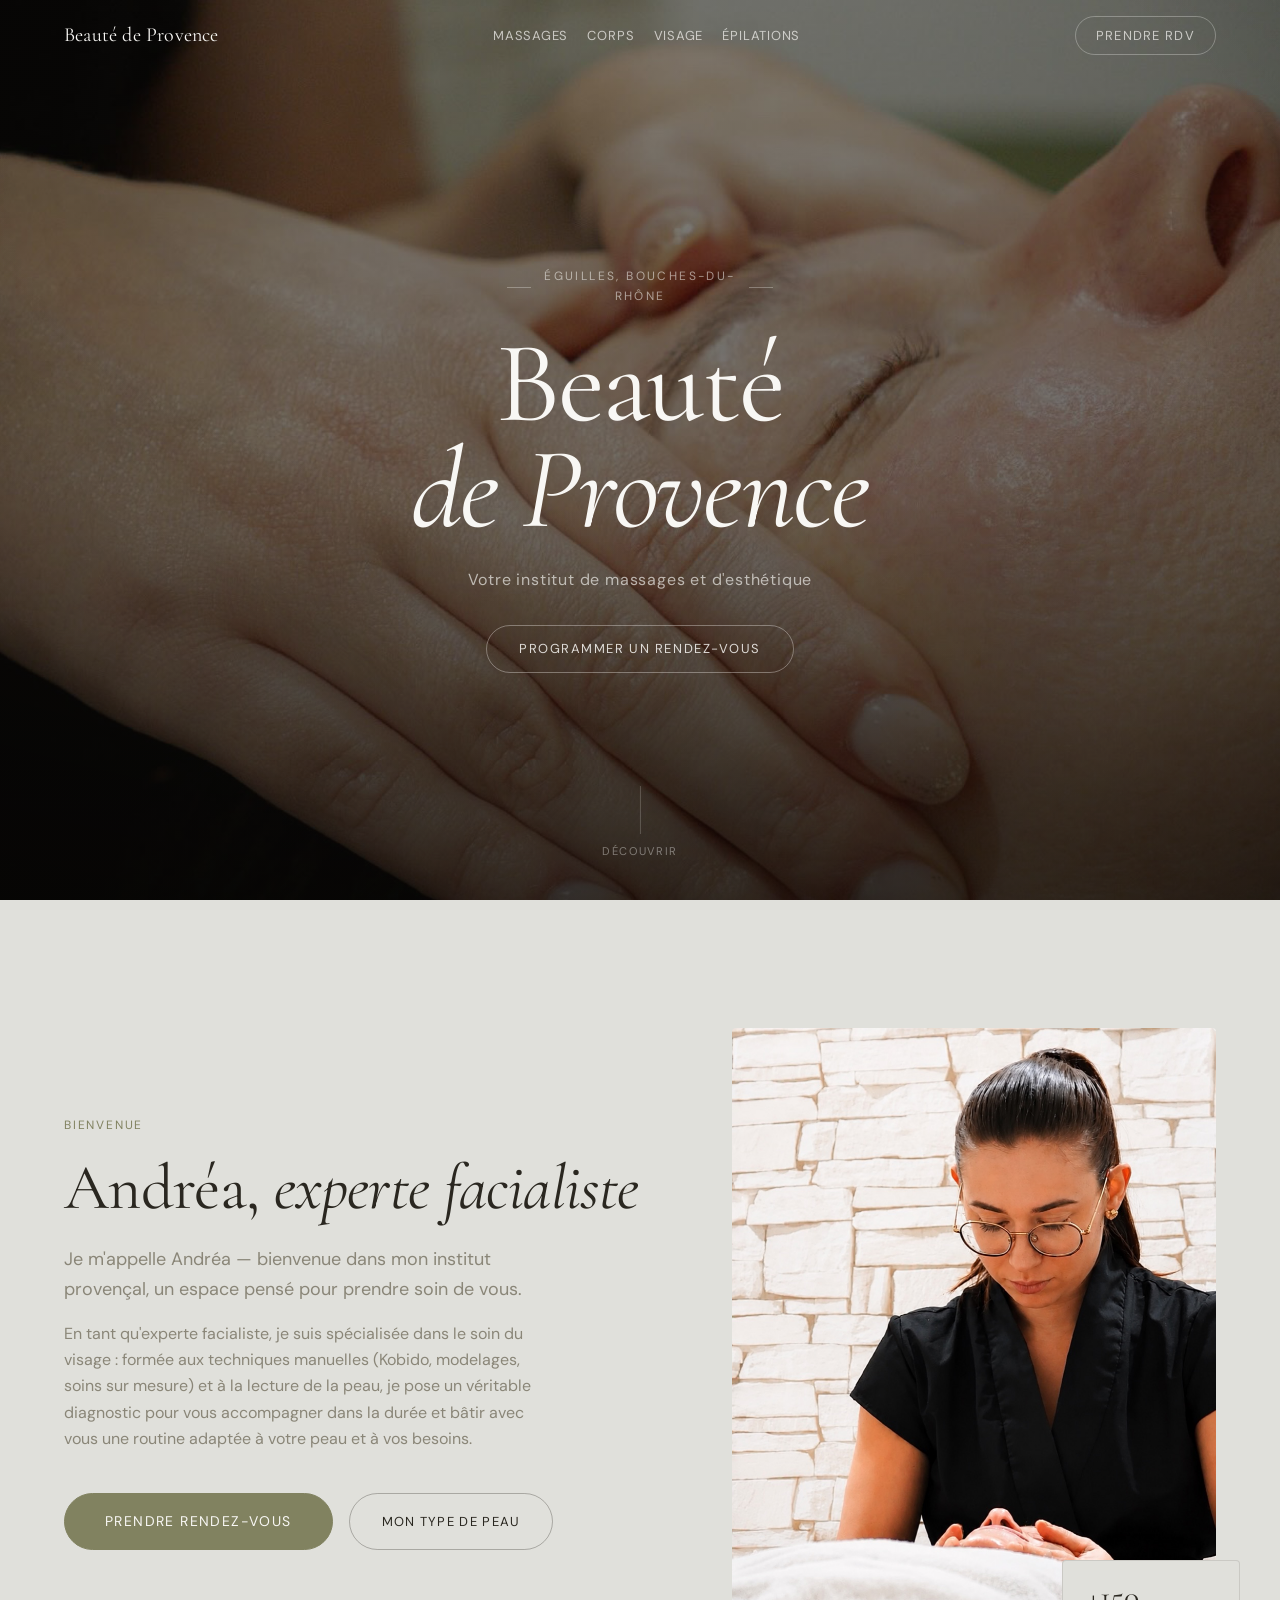
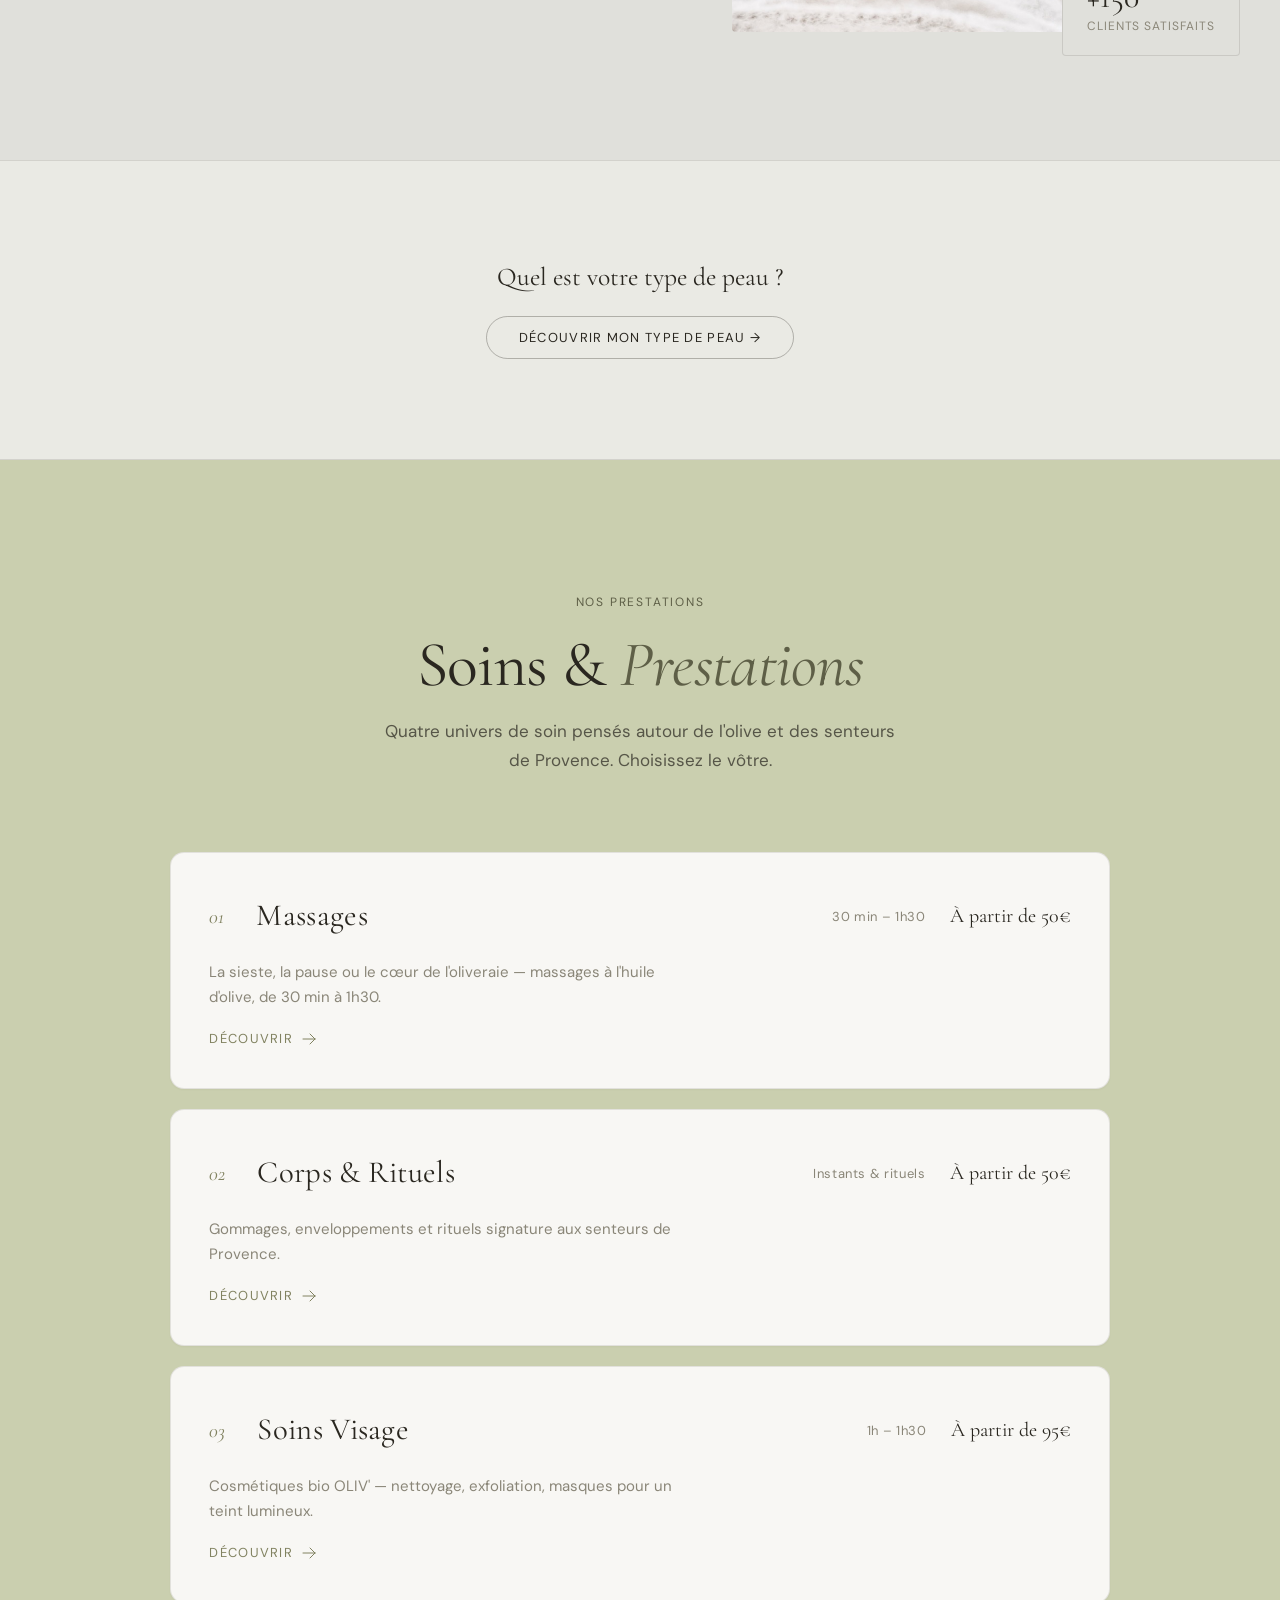
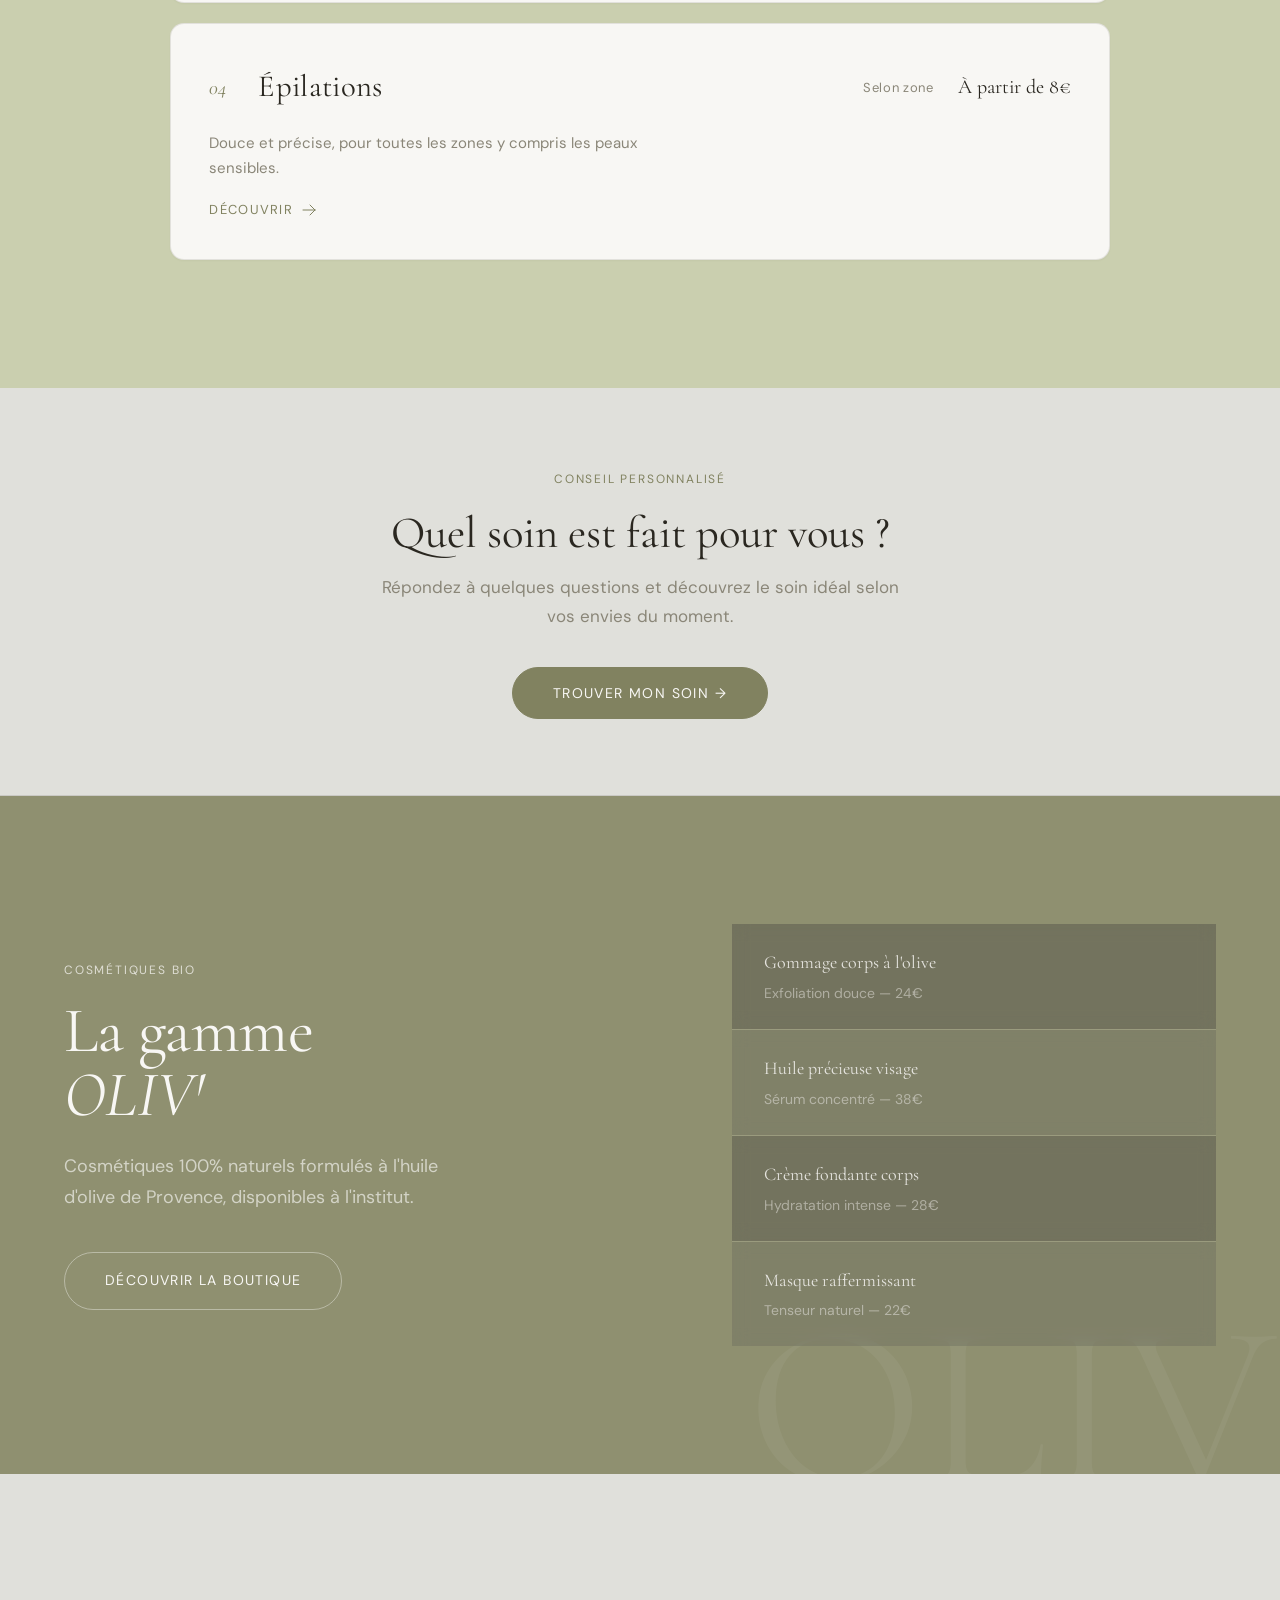
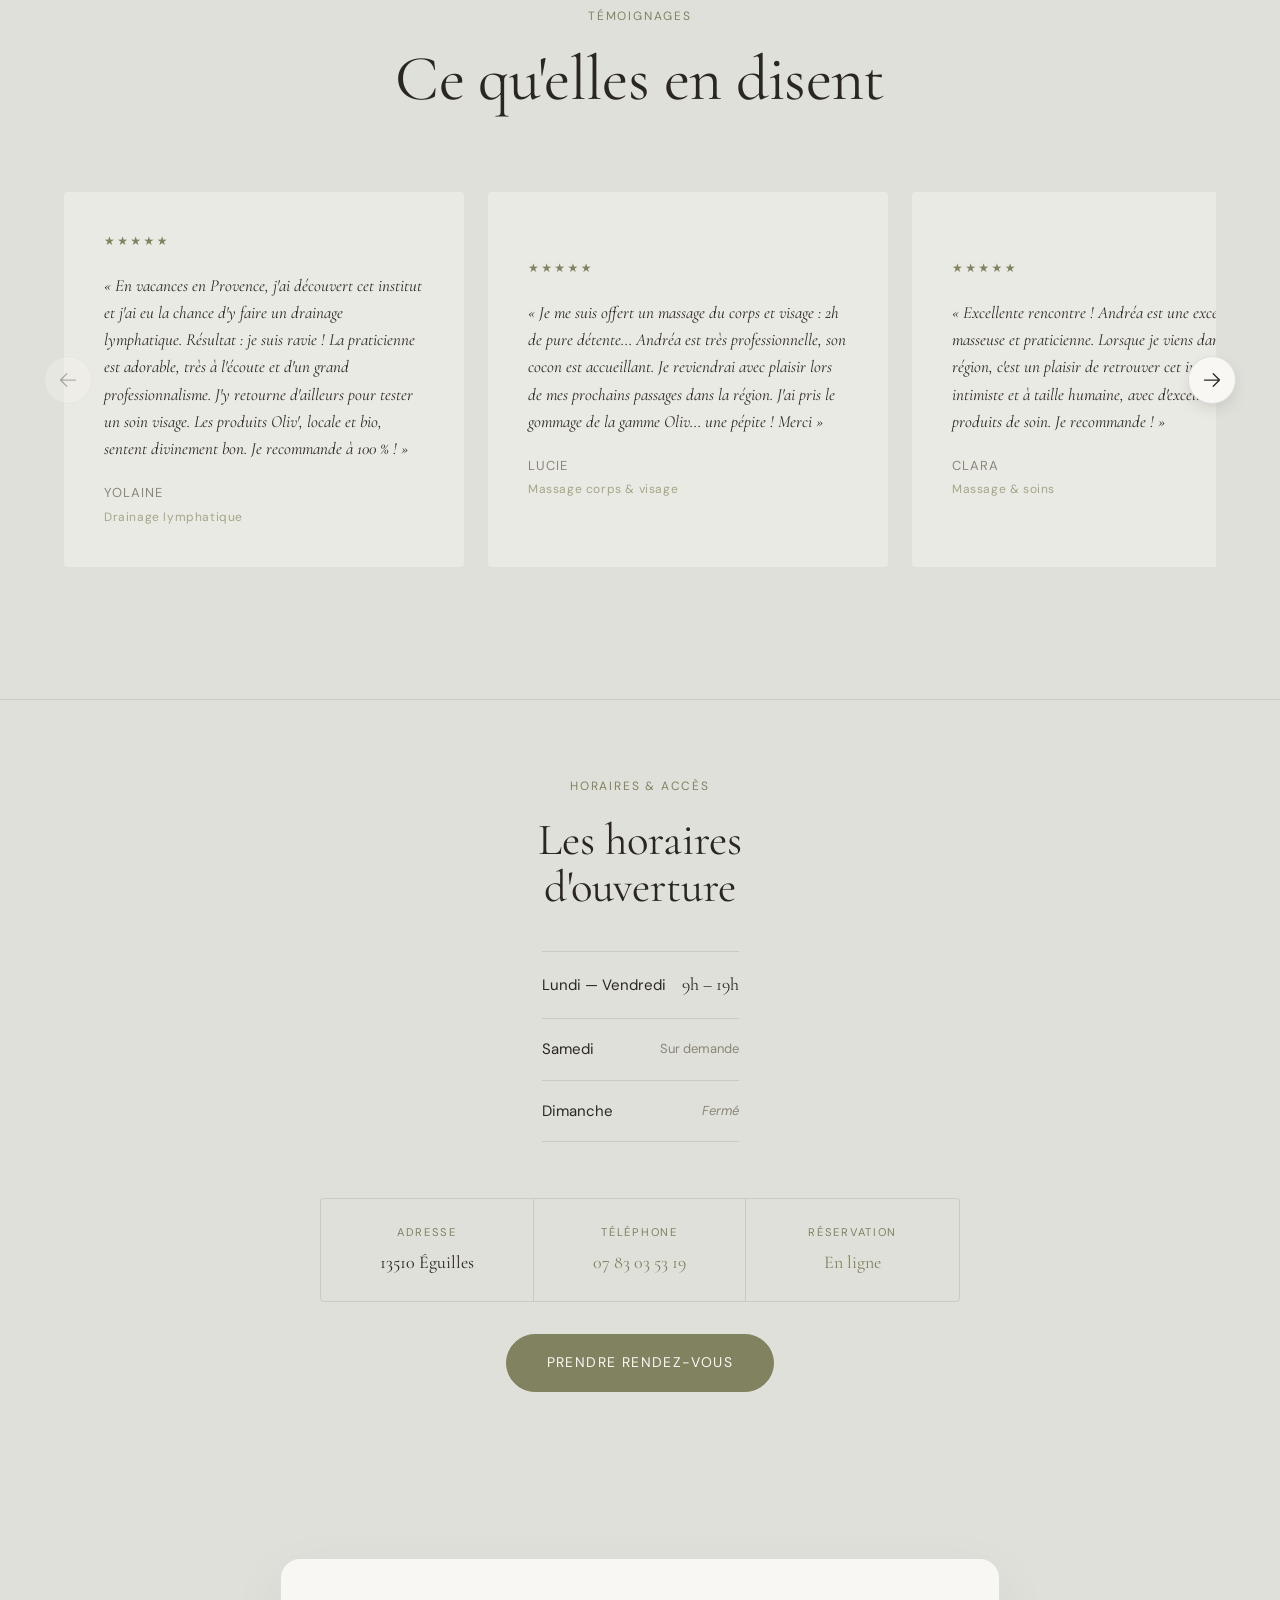
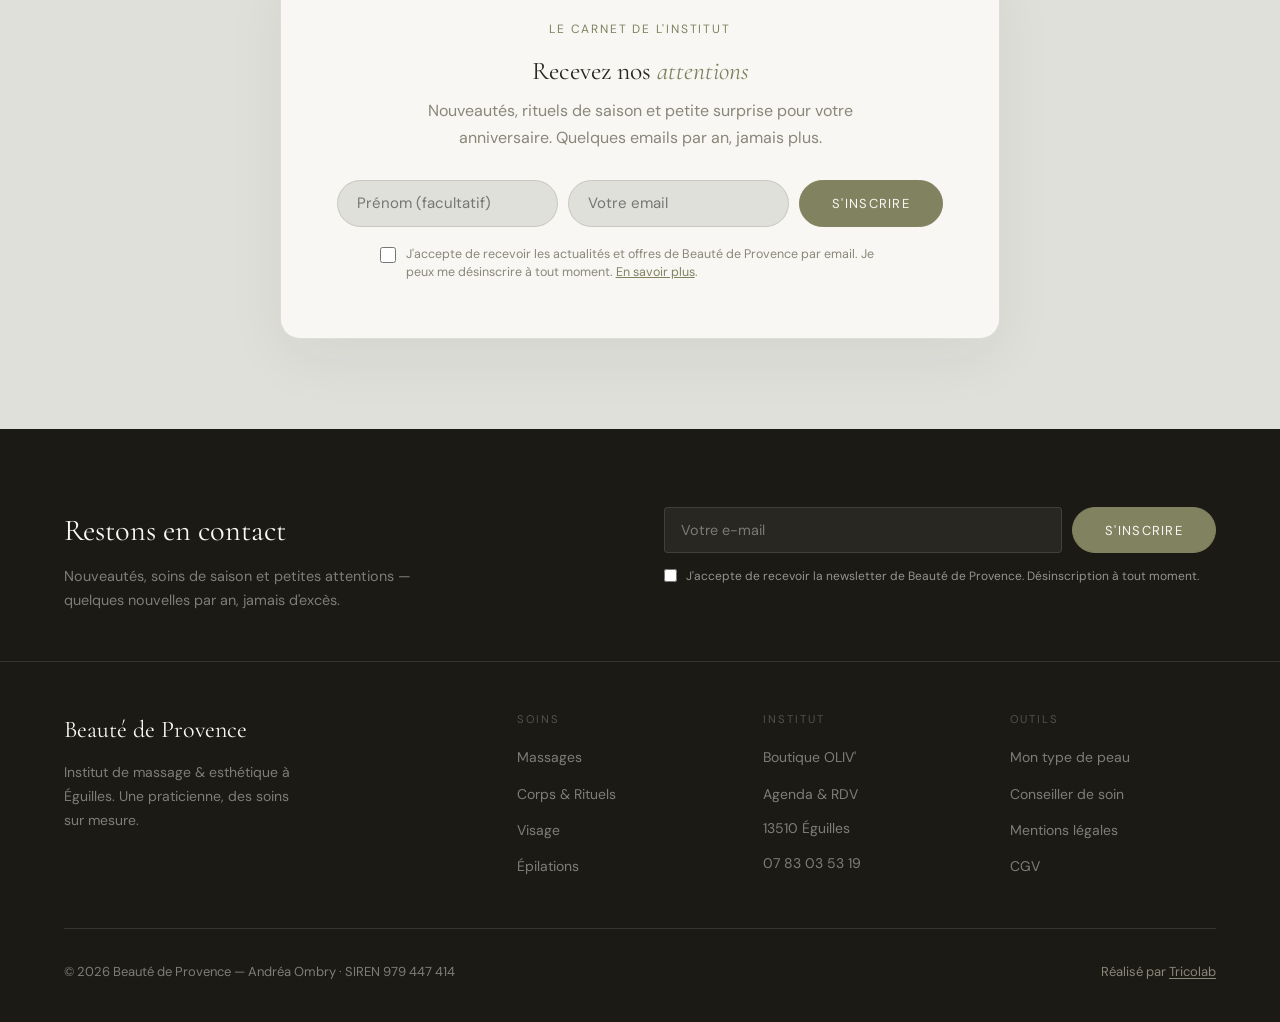
<file: index.html>
<!DOCTYPE html>
<html lang="fr">
<head>
  <meta charset="UTF-8">
  <meta name="viewport" content="width=device-width, initial-scale=1.0">
  <title>Beauté de Provence — Institut Massage &amp; Esthétique, Éguilles</title>
  <meta name="description" content="Institut de massage et esthétique à Éguilles (13510). Andréa Ombry. Massages, soins visage, rituels corps, épilations, cosmétiques OLIV'. Réservation en ligne.">
  <link rel="canonical" href="https://www.beautedeprovence.fr/">
  <meta property="og:title" content="Beauté de Provence — Institut Massage &amp; Esthétique">
  <meta property="og:description" content="Institut de massage et esthétique à Éguilles. Soins sur mesure par Andréa Ombry.">
  <meta property="og:image" content="https://www.beautedeprovence.fr/assets/og.jpg">
  <meta name="twitter:card" content="summary_large_image">
  <script type="application/ld+json">{"@context":"https://schema.org","@type":"BeautySalon","name":"Beauté de Provence","description":"Institut de massage et esthétique à Éguilles","url":"https://www.beautedeprovence.fr","telephone":"+33783035319","address":{"@type":"PostalAddress","addressLocality":"Éguilles","postalCode":"13510","addressCountry":"FR"},"openingHoursSpecification":[{"@type":"OpeningHoursSpecification","dayOfWeek":["Monday","Tuesday","Wednesday","Thursday","Friday"],"opens":"09:00","closes":"19:00"}],"priceRange":"€€"}</script>
  <link rel="preconnect" href="https://fonts.googleapis.com">
  <link rel="preconnect" href="https://fonts.gstatic.com" crossorigin>
  <link href="https://fonts.googleapis.com/css2?family=Cormorant+Garamond:ital,wght@0,300;0,400;0,500;1,300;1,400&family=DM+Sans:wght@300;400;500&display=swap" rel="stylesheet">
  <link rel="stylesheet" href="css/main.css?v=20260704b">
  <link rel="icon" href="favicon.svg?v=20260704b" type="image/svg+xml">
  <link rel="icon" href="favicon-32.png?v=20260704b" sizes="32x32" type="image/png">
  <link rel="icon" href="favicon-16.png?v=20260704b" sizes="16x16" type="image/png">
  <link rel="apple-touch-icon" href="apple-touch-icon.png?v=20260704b">
</head>
<body>

<!-- ═══════════════════════════════ NAV ═══════════════════════════════ -->
<nav class="nav nav--dark" id="nav">
  <div class="wrap nav__inner">
    <a href="index.html" class="nav__logo">Beauté de Provence</a>
    <ul class="nav__links">
      <li><a href="massages.html" class="nav__link">Massages</a></li>
      <li><a href="corps.html" class="nav__link">Corps</a></li>
      <li><a href="visage.html" class="nav__link">Visage</a></li>
      <li><a href="epilations.html" class="nav__link">Épilations</a></li>
    </ul>
    <a href="rendez-vous.html" class="nav__cta">Prendre RDV</a>
    <button class="nav__burger" aria-label="Menu" aria-expanded="false">
      <span></span><span></span><span></span>
    </button>
  </div>
</nav>

<div class="nav__mobile">
  <a href="massages.html">Massages</a>
  <a href="corps.html">Corps &amp; Rituels</a>
  <a href="visage.html">Visage</a>
  <a href="epilations.html">Épilations</a>
  <a href="boutique-oliv.html">Boutique OLIV'</a>
  <a href="rendez-vous.html">Prendre rendez-vous</a>
</div>

<!-- ═══════════════════════════════ HERO ══════════════════════════════ -->
<section class="hero">
  <div class="hero__media">
    <video
      class="hero__video"
      src="assets/video/7Y276.mp4"
      poster="assets/images/hero-poster.jpg"
      autoplay
      muted
      loop
      playsinline
      preload="auto"
      data-fallback="assets/images/hero-fallback.jpg"
      aria-label="Institut Beauté de Provence, Éguilles"
    ></video>
  </div>
  <div class="hero__overlay"></div>
  <div class="hero__content">
    <p class="hero__eyebrow" data-reveal="fade">Éguilles, Bouches-du-Rhône</p>
    <h1 class="hero__title" data-reveal data-delay="2">Beauté<br><em>de Provence</em></h1>
    <p class="hero__sub" data-reveal data-delay="3">Votre institut de massages et d'esthétique</p>
    <a href="rendez-vous.html" class="hero__pill" data-reveal data-delay="4">Programmer un rendez-vous</a>
  </div>
  <div class="hero__scroll">
    <div class="hero__scroll-line"></div>
    <span>Découvrir</span>
  </div>
</section>

<!-- ═══════════════════════════════ INTRO ═════════════════════════════ -->
<section class="section">
  <div class="wrap">
    <div class="grid-asym">
      <div data-reveal>
        <p class="section-eyebrow">Bienvenue</p>
        <h2 class="d2">Andréa, <em>experte facialiste</em></h2>
        <p class="body-lg text-muted" style="margin-top:1.5rem;max-width:480px">
          Je m'appelle Andréa — bienvenue dans mon institut provençal, un espace pensé pour prendre soin de vous.
        </p>
        <p class="body text-muted" style="margin-top:1rem;max-width:480px">
          En tant qu'experte facialiste, je suis spécialisée dans le soin du visage : formée aux techniques manuelles (Kobido, modelages, soins sur mesure) et à la lecture de la peau, je pose un véritable diagnostic pour vous accompagner dans la durée et bâtir avec vous une routine adaptée à votre peau et à vos besoins.
        </p>
        <div style="margin-top:2.5rem;display:flex;flex-wrap:wrap;gap:1rem">
          <a href="rendez-vous.html" class="btn btn--olive btn--lg">Prendre rendez-vous</a>
          <button class="btn btn--outline" data-sim="diagnostic">Mon type de peau</button>
        </div>
      </div>
      <div data-reveal="right" data-delay="2">
        <div style="position:relative">
          <div class="card-photo" style="aspect-ratio:4/5">
            <img src="assets/images/andrea-bienvenue.jpg" alt="Andréa, praticienne à l'institut Beauté de Provence, réalisant un massage" loading="lazy">
          </div>
          <div class="hide-mobile" style="position:absolute;bottom:-1.5rem;right:-1.5rem;background:var(--bg);border:1px solid var(--line);border-radius:4px;padding:1.25rem 1.5rem;min-width:160px">
            <p style="font-family:var(--font-display);font-size:2rem;line-height:1">+150</p>
            <p class="caption text-muted" style="margin-top:.25rem">clients satisfaits</p>
          </div>
        </div>
      </div>
    </div>
  </div>
</section>

<!-- ═══════════════════════════════ SIMULATEURS ═══════════════════════ -->
<section class="section--sm" style="background:var(--bg-card);border-top:1px solid var(--line);border-bottom:1px solid var(--line)">
  <div class="wrap">
    <div style="text-align:center;padding:clamp(.5rem,3vw,1.5rem) 0" data-reveal>
      <h3 class="h2" style="margin-bottom:1.5rem">Quel est votre type de peau ?</h3>
      <button class="btn btn--outline" data-sim="diagnostic">Découvrir mon type de peau →</button>
    </div>
  </div>
</section>

<!-- ═══════════════════════════════ SOINS ═════════════════════════════ -->
<section class="section section--soins">
  <div class="wrap">
    <div class="section-header section-header--center" data-reveal>
      <p class="section-eyebrow">Nos prestations</p>
      <h2 class="d2">Soins &amp; <em>Prestations</em></h2>
      <p class="section-sub">Quatre univers de soin pensés autour de l'olive et des senteurs de Provence. Choisissez le vôtre.</p>
    </div>
    <div class="soins-list">
      <div class="card-soin" data-reveal data-delay="1">
        <div class="card-soin__top">
          <span class="card-soin__num">01</span>
          <h3 class="card-soin__title" style="flex:1;padding:0 1rem">Massages</h3>
          <div class="card-soin__meta hide-mobile">
            <span class="card-soin__duration">30 min – 1h30</span>
            <span class="card-soin__price">À partir de 50€</span>
          </div>
        </div>
        <p class="card-soin__desc">La sieste, la pause ou le cœur de l'oliveraie — massages à l'huile d'olive, de 30 min à 1h30.</p>
        <div style="display:flex;align-items:center;justify-content:space-between">
          <div class="card-soin__meta hide-desktop" style="display:flex;gap:1rem">
            <span class="card-soin__duration">30 min – 1h30</span>
            <span class="card-soin__price">À partir de 50€</span>
          </div>
          <a href="massages.html" class="card-soin__link">
            Découvrir
            <svg xmlns="http://www.w3.org/2000/svg" fill="none" viewBox="0 0 24 24" stroke-width="1.5" stroke="currentColor"><path stroke-linecap="round" stroke-linejoin="round" d="M13.5 4.5L21 12m0 0l-7.5 7.5M21 12H3"/></svg>
          </a>
        </div>
      </div>

      <div class="card-soin" data-reveal data-delay="2">
        <div class="card-soin__top">
          <span class="card-soin__num">02</span>
          <h3 class="card-soin__title" style="flex:1;padding:0 1rem">Corps &amp; Rituels</h3>
          <div class="card-soin__meta hide-mobile">
            <span class="card-soin__duration">Instants &amp; rituels</span>
            <span class="card-soin__price">À partir de 50€</span>
          </div>
        </div>
        <p class="card-soin__desc">Gommages, enveloppements et rituels signature aux senteurs de Provence.</p>
        <div style="display:flex;align-items:center;justify-content:space-between">
          <div class="card-soin__meta hide-desktop" style="display:flex;gap:1rem">
            <span class="card-soin__duration">Instants &amp; rituels</span>
            <span class="card-soin__price">À partir de 50€</span>
          </div>
          <a href="corps.html" class="card-soin__link">
            Découvrir
            <svg xmlns="http://www.w3.org/2000/svg" fill="none" viewBox="0 0 24 24" stroke-width="1.5" stroke="currentColor"><path stroke-linecap="round" stroke-linejoin="round" d="M13.5 4.5L21 12m0 0l-7.5 7.5M21 12H3"/></svg>
          </a>
        </div>
      </div>

      <div class="card-soin" data-reveal data-delay="3">
        <div class="card-soin__top">
          <span class="card-soin__num">03</span>
          <h3 class="card-soin__title" style="flex:1;padding:0 1rem">Soins Visage</h3>
          <div class="card-soin__meta hide-mobile">
            <span class="card-soin__duration">1h – 1h30</span>
            <span class="card-soin__price">À partir de 95€</span>
          </div>
        </div>
        <p class="card-soin__desc">Cosmétiques bio OLIV' — nettoyage, exfoliation, masques pour un teint lumineux.</p>
        <div style="display:flex;align-items:center;justify-content:space-between">
          <div class="card-soin__meta hide-desktop" style="display:flex;gap:1rem">
            <span class="card-soin__duration">1h – 1h30</span>
            <span class="card-soin__price">À partir de 95€</span>
          </div>
          <a href="visage.html" class="card-soin__link">
            Découvrir
            <svg xmlns="http://www.w3.org/2000/svg" fill="none" viewBox="0 0 24 24" stroke-width="1.5" stroke="currentColor"><path stroke-linecap="round" stroke-linejoin="round" d="M13.5 4.5L21 12m0 0l-7.5 7.5M21 12H3"/></svg>
          </a>
        </div>
      </div>

      <div class="card-soin" data-reveal data-delay="4">
        <div class="card-soin__top">
          <span class="card-soin__num">04</span>
          <h3 class="card-soin__title" style="flex:1;padding:0 1rem">Épilations</h3>
          <div class="card-soin__meta hide-mobile">
            <span class="card-soin__duration">Selon zone</span>
            <span class="card-soin__price">À partir de 8€</span>
          </div>
        </div>
        <p class="card-soin__desc">Douce et précise, pour toutes les zones y compris les peaux sensibles.</p>
        <div style="display:flex;align-items:center;justify-content:space-between">
          <div class="card-soin__meta hide-desktop" style="display:flex;gap:1rem">
            <span class="card-soin__duration">Selon zone</span>
            <span class="card-soin__price">À partir de 8€</span>
          </div>
          <a href="epilations.html" class="card-soin__link">
            Découvrir
            <svg xmlns="http://www.w3.org/2000/svg" fill="none" viewBox="0 0 24 24" stroke-width="1.5" stroke="currentColor"><path stroke-linecap="round" stroke-linejoin="round" d="M13.5 4.5L21 12m0 0l-7.5 7.5M21 12H3"/></svg>
          </a>
        </div>
      </div>
    </div>
  </div>
</section>


<!-- ═══════════════════════════ CONSEIL PERSONNALISÉ ══════════════════ -->
<section class="section--sm" style="border-bottom:1px solid var(--line)">
  <div class="wrap">
    <div style="text-align:center;max-width:600px;margin:0 auto" data-reveal>
      <p class="section-eyebrow">Conseil personnalisé</p>
      <h2 class="d3" style="margin:0 0 1rem">Quel soin est fait pour vous ?</h2>
      <p class="section-sub" style="margin:0 auto 2.25rem">Répondez à quelques questions et découvrez le soin idéal selon vos envies du moment.</p>
      <button class="btn btn--olive btn--lg" data-sim="conseiller">Trouver mon soin →</button>
    </div>
  </div>
</section>

<!-- ═══════════════════════════════ OLIV' ═════════════════════════════ -->
<section class="section oliv-section">
  <div class="wrap">
    <div class="grid-asym">
      <div data-reveal>
        <p class="caption" style="color:rgba(248,247,244,.75);margin-bottom:1.25rem;letter-spacing:.15em">Cosmétiques bio</p>
        <h2 class="d2 text-white">La gamme<br><em>OLIV'</em></h2>
        <p class="body-lg" style="color:rgba(248,247,244,.65);margin-top:1.5rem;max-width:420px">
          Cosmétiques 100% naturels formulés à l'huile d'olive de Provence, disponibles à l'institut.
        </p>
        <a href="boutique-oliv.html" class="btn btn--ghost-dark btn--lg" style="margin-top:2.5rem">Découvrir la boutique</a>
      </div>
      <div data-reveal="right" data-delay="2">
        <div style="display:flex;flex-direction:column;gap:1px;background:rgba(248,247,244,.1)">
          <div style="background:rgba(28,26,21,.3);padding:1.5rem 2rem;backdrop-filter:blur(8px)">
            <p style="color:rgba(248,247,244,.85);font-family:var(--font-display);font-size:1.125rem">Gommage corps à l'olive</p>
            <p style="color:rgba(248,247,244,.45);font-size:.875rem;margin-top:.25rem">Exfoliation douce — 24€</p>
          </div>
          <div style="background:rgba(28,26,21,.2);padding:1.5rem 2rem;backdrop-filter:blur(8px)">
            <p style="color:rgba(248,247,244,.85);font-family:var(--font-display);font-size:1.125rem">Huile précieuse visage</p>
            <p style="color:rgba(248,247,244,.45);font-size:.875rem;margin-top:.25rem">Sérum concentré — 38€</p>
          </div>
          <div style="background:rgba(28,26,21,.3);padding:1.5rem 2rem;backdrop-filter:blur(8px)">
            <p style="color:rgba(248,247,244,.85);font-family:var(--font-display);font-size:1.125rem">Crème fondante corps</p>
            <p style="color:rgba(248,247,244,.45);font-size:.875rem;margin-top:.25rem">Hydratation intense — 28€</p>
          </div>
          <div style="background:rgba(28,26,21,.2);padding:1.5rem 2rem;backdrop-filter:blur(8px)">
            <p style="color:rgba(248,247,244,.85);font-family:var(--font-display);font-size:1.125rem">Masque raffermissant</p>
            <p style="color:rgba(248,247,244,.45);font-size:.875rem;margin-top:.25rem">Tenseur naturel — 22€</p>
          </div>
        </div>
      </div>
    </div>
  </div>
</section>

<!-- ═══════════════════════════════ AVIS ══════════════════════════════ -->
<section class="section">
  <div class="wrap">
    <div class="section-header section-header--center" data-reveal>
      <p class="section-eyebrow">Témoignages</p>
      <h2 class="d2">Ce qu'elles en disent</h2>
    </div>
    <div class="review-carousel" data-reveal>
      <button class="review-nav review-nav--prev" type="button" aria-label="Avis précédent">
        <svg xmlns="http://www.w3.org/2000/svg" fill="none" viewBox="0 0 24 24" stroke-width="1.5" stroke="currentColor"><path stroke-linecap="round" stroke-linejoin="round" d="M10.5 19.5L3 12m0 0l7.5-7.5M3 12h18"/></svg>
      </button>
      <div class="review-track" id="review-track">
        <article class="review">
          <div class="review__stars">★★★★★</div>
          <p class="review__text">« En vacances en Provence, j'ai découvert cet institut et j'ai eu la chance d'y faire un drainage lymphatique. Résultat : je suis ravie ! La praticienne est adorable, très à l'écoute et d'un grand professionnalisme. J'y retourne d'ailleurs pour tester un soin visage. Les produits Oliv', locale et bio, sentent divinement bon. Je recommande à 100 % ! »</p>
          <div>
            <p class="review__author">Yolaine</p>
            <p class="review__service">Drainage lymphatique</p>
          </div>
        </article>
        <article class="review">
          <div class="review__stars">★★★★★</div>
          <p class="review__text">« Je me suis offert un massage du corps et visage : 2h de pure détente… Andréa est très professionnelle, son cocon est accueillant. Je reviendrai avec plaisir lors de mes prochains passages dans la région. J'ai pris le gommage de la gamme Oliv… une pépite ! Merci »</p>
          <div>
            <p class="review__author">Lucie</p>
            <p class="review__service">Massage corps &amp; visage</p>
          </div>
        </article>
        <article class="review">
          <div class="review__stars">★★★★★</div>
          <p class="review__text">« Excellente rencontre ! Andréa est une excellente masseuse et praticienne. Lorsque je viens dans la région, c'est un plaisir de retrouver cet institut intimiste et à taille humaine, avec d'excellents produits de soin. Je recommande ! »</p>
          <div>
            <p class="review__author">Clara</p>
            <p class="review__service">Massage &amp; soins</p>
          </div>
        </article>
        <article class="review">
          <div class="review__stars">★★★★★</div>
          <p class="review__text">« Merci Andréa pour ce moment très agréable, ainsi que pour votre gentillesse suite à mon soin visage… Je recommande l'institut Beauté de Provence. »</p>
          <div>
            <p class="review__author">Stéphanie</p>
            <p class="review__service">Soin visage</p>
          </div>
        </article>
        <article class="review">
          <div class="review__stars">★★★★★</div>
          <p class="review__text">« Première visite chez Beauté de Provence, un soin visage exceptionnel, Andréa est très professionnelle : un vrai moment de détente. Je recommande à 100 % »</p>
          <div>
            <p class="review__author">Audrey</p>
            <p class="review__service">Soin visage</p>
          </div>
        </article>
        <article class="review">
          <div class="review__stars">★★★★★</div>
          <p class="review__text">« Première séance de drainage lymphatique visage et corps au top. Soin relaxant et efficace. Une praticienne très professionnelle et bel institut pour un moment cocooning. À refaire ! »</p>
          <div>
            <p class="review__author">Candy</p>
            <p class="review__service">Drainage lymphatique</p>
          </div>
        </article>
        <article class="review">
          <div class="review__stars">★★★★★</div>
          <p class="review__text">« La prise de rdv sur le site est très pratique. Le salon est ressourçant, Andréa est très professionnelle, massages et soins au top. Détente et relaxation au RDV. Belle expérience. Je recommande »</p>
          <div>
            <p class="review__author">Évelyne</p>
            <p class="review__service">Massages &amp; soins</p>
          </div>
        </article>
        <article class="review">
          <div class="review__stars">★★★★★</div>
          <p class="review__text">« Un accueil chaleureux, des soins superbes, des produits de qualité et des conseils avisés. Une très belle parenthèse pour prendre du temps pour soi. »</p>
          <div>
            <p class="review__author">Pauline</p>
            <p class="review__service">Soins &amp; conseils</p>
          </div>
        </article>
        <article class="review">
          <div class="review__stars">★★★★★</div>
          <p class="review__text">« Très bel accueil. Grande disponibilité et gentillesse. Soin bien réalisé. Je recommande vivement cet institut. »</p>
          <div>
            <p class="review__author">Sophie</p>
            <p class="review__service">Soin</p>
          </div>
        </article>
        <article class="review">
          <div class="review__stars">★★★★★</div>
          <p class="review__text">« Parfait ! Je reviendrai avec plaisir ! »</p>
          <div>
            <p class="review__author">Lou</p>
            <p class="review__service">Cliente fidèle</p>
          </div>
        </article>
      </div>
      <button class="review-nav review-nav--next" type="button" aria-label="Avis suivant">
        <svg xmlns="http://www.w3.org/2000/svg" fill="none" viewBox="0 0 24 24" stroke-width="1.5" stroke="currentColor"><path stroke-linecap="round" stroke-linejoin="round" d="M13.5 4.5L21 12m0 0l-7.5 7.5M21 12H3"/></svg>
      </button>
    </div>
  </div>
</section>

<!-- ═══════════════════════════════ HORAIRES ══════════════════════════ -->
<section class="section--sm" style="border-top:1px solid var(--line)">
  <div class="wrap">
    <div class="grid-asym grid-asym--stack">
      <div data-reveal>
        <p class="section-eyebrow">Horaires &amp; Accès</p>
        <h2 class="d3">Les horaires<br>d'ouverture</h2>
        <div style="margin-top:2.5rem">
          <div class="tarif-row"><span class="tarif-name">Lundi — Vendredi</span><span class="tarif-price">9h – 19h</span></div>
          <div class="tarif-row"><span class="tarif-name">Samedi</span><span class="tarif-dur">Sur demande</span></div>
          <div class="tarif-row"><span class="tarif-name">Dimanche</span><span class="tarif-dur" style="font-style:italic">Fermé</span></div>
        </div>
      </div>
      <div data-reveal="right" data-delay="2">
        <div class="contact-card">
          <div class="contact-card__item">
            <span class="contact-card__label">Adresse</span>
            <span class="contact-card__val">13510 Éguilles</span>
          </div>
          <div class="contact-card__item">
            <span class="contact-card__label">Téléphone</span>
            <a href="tel:0783035319" class="contact-card__val" style="color:var(--olive)">07 83 03 53 19</a>
          </div>
          <div class="contact-card__item">
            <span class="contact-card__label">Réservation</span>
            <a href="rendez-vous.html" class="contact-card__val" style="color:var(--olive)">En ligne</a>
          </div>
        </div>
        <a href="rendez-vous.html" class="btn btn--olive btn--lg" style="margin-top:2rem">Prendre rendez-vous</a>
      </div>
    </div>
  </div>
</section>

<!-- ═══════════════════════════════ NEWSLETTER ════════════════════════ -->
<section class="nl" id="newsletter">
  <div class="wrap">
    <div class="nl__card" data-reveal="up">
      <p class="eyebrow">Le carnet de l'institut</p>
      <h2 class="h2 nl__title">Recevez nos <em>attentions</em></h2>
      <p class="nl__sub">Nouveautés, rituels de saison et petite surprise pour votre anniversaire. Quelques emails par an, jamais plus.</p>
      <form class="nl__form" id="nl-form" novalidate>
        <div class="nl__row">
          <input type="text" id="nl-nom" class="nl__input" placeholder="Prénom (facultatif)" autocomplete="given-name">
          <input type="email" id="nl-email" class="nl__input" placeholder="Votre email" autocomplete="email" required>
          <button type="submit" class="btn btn--olive">S'inscrire</button>
        </div>
        <label class="nl__consent">
          <input type="checkbox" id="nl-consent" required>
          <span>J'accepte de recevoir les actualités et offres de Beauté de Provence par email. Je peux me désinscrire à tout moment. <a href="mentions-legales.html">En savoir plus</a>.</span>
        </label>
        <p class="nl__msg" id="nl-msg" hidden></p>
      </form>
    </div>
  </div>
</section>

<!-- ═══════════════════════════════ FOOTER ════════════════════════════ -->
<footer class="footer">
  <div class="footer__nl">
    <div class="wrap footer__nl-inner">
      <div>
        <p class="footer__nl-title">Restons en contact</p>
        <p class="footer__nl-sub">Nouveautés, soins de saison et petites attentions — quelques nouvelles par an, jamais d'excès.</p>
      </div>
      <form class="nl-form" novalidate>
        <div class="nl-form__row">
          <input type="email" name="email" class="nl-form__input" placeholder="Votre e-mail" autocomplete="email" aria-label="Votre adresse e-mail" required>
          <button type="submit" class="btn btn--olive nl-form__btn">S'inscrire</button>
        </div>
        <label class="nl-form__consent">
          <input type="checkbox" class="nl-form__check" required>
          <span>J'accepte de recevoir la newsletter de Beauté de Provence. Désinscription à tout moment.</span>
        </label>
        <p class="nl-form__msg" role="status" aria-live="polite"></p>
      </form>
    </div>
  </div>
  <div class="wrap">
    <div class="footer__grid">
      <div>
        <p class="footer__brand">Beauté de Provence</p>
        <p class="footer__desc">Institut de massage &amp; esthétique à Éguilles. Une praticienne, des soins sur mesure.</p>
      </div>
      <div>
        <p class="footer__col-title">Soins</p>
        <ul class="footer__links">
          <li><a href="massages.html" class="footer__link">Massages</a></li>
          <li><a href="corps.html" class="footer__link">Corps &amp; Rituels</a></li>
          <li><a href="visage.html" class="footer__link">Visage</a></li>
          <li><a href="epilations.html" class="footer__link">Épilations</a></li>
        </ul>
      </div>
      <div>
        <p class="footer__col-title">Institut</p>
        <ul class="footer__links">
          <li><a href="boutique-oliv.html" class="footer__link">Boutique OLIV'</a></li>
          <li><a href="rendez-vous.html" class="footer__link">Agenda &amp; RDV</a></li>
          <li class="footer__link" style="cursor:default">13510 Éguilles</li>
          <li><a href="tel:0783035319" class="footer__link">07 83 03 53 19</a></li>
        </ul>
      </div>
      <div>
        <p class="footer__col-title">Outils</p>
        <ul class="footer__links">
          <li><button class="footer__link" data-sim="diagnostic" style="background:none;border:none;cursor:pointer;font-family:inherit;font-size:.875rem;padding:0;text-align:left">Mon type de peau</button></li>
          <li><button class="footer__link" data-sim="conseiller" style="background:none;border:none;cursor:pointer;font-family:inherit;font-size:.875rem;padding:0;text-align:left">Conseiller de soin</button></li>
          <li><a href="mentions-legales.html" class="footer__link">Mentions légales</a></li>
          <li><a href="mentions-legales.html" class="footer__link">CGV</a></li>
        </ul>
      </div>
    </div>
    <div class="footer__bottom">
      <span>© 2026 Beauté de Provence — Andréa Ombry · SIREN 979 447 414</span>
      <span class="footer__credit">Réalisé par <a href="https://www.tricolab.fr" target="_blank" rel="noopener">Tricolab</a></span>
    </div>
  </div>
</footer>

<button class="back-top" aria-label="Retour en haut">
  <svg xmlns="http://www.w3.org/2000/svg" fill="none" viewBox="0 0 24 24" stroke-width="1.5" stroke="currentColor" width="18" height="18"><path stroke-linecap="round" stroke-linejoin="round" d="M4.5 15.75l7.5-7.5 7.5 7.5"/></svg>
</button>

<!-- ═══════════════════════════════ MODAL DIAGNOSTIC ═════════════════ -->
<div class="modal-bg" id="sim-diag-bg">
  <div class="modal" id="sim-diag" role="dialog" aria-modal="true">
    <div class="modal__head">
      <div>
        <p class="caption text-muted" style="margin-bottom:.375rem">Test express</p>
        <h2 class="h2">Votre type de peau</h2>
      </div>
      <button class="modal__close" aria-label="Fermer">
        <svg xmlns="http://www.w3.org/2000/svg" fill="none" viewBox="0 0 24 24" stroke-width="1.5" stroke="currentColor" width="16" height="16"><path stroke-linecap="round" stroke-linejoin="round" d="M6 18L18 6M6 6l12 12"/></svg>
      </button>
    </div>
    <div class="modal__body"></div>
  </div>
</div>

<!-- ═══════════════════════════════ MODAL CONSEILLER ═════════════════ -->
<div class="modal-bg" id="sim-cons-bg">
  <div class="modal" id="sim-cons" role="dialog" aria-modal="true">
    <div class="modal__head">
      <div>
        <p class="caption text-muted" style="margin-bottom:.375rem">Conseiller personnalisé</p>
        <h2 class="h2">Votre soin idéal</h2>
      </div>
      <button class="modal__close" aria-label="Fermer">
        <svg xmlns="http://www.w3.org/2000/svg" fill="none" viewBox="0 0 24 24" stroke-width="1.5" stroke="currentColor" width="16" height="16"><path stroke-linecap="round" stroke-linejoin="round" d="M6 18L18 6M6 6l12 12"/></svg>
      </button>
    </div>
    <div class="modal__body"></div>
  </div>
</div>

<script src="js/store.js?v=20260704b"></script>
<script src="js/app.js?v=20260704b"></script>
<script src="js/newsletter.js?v=20260704b"></script>
<script src="js/reviews.js?v=20260704b"></script>
</body>
</html>
</file>
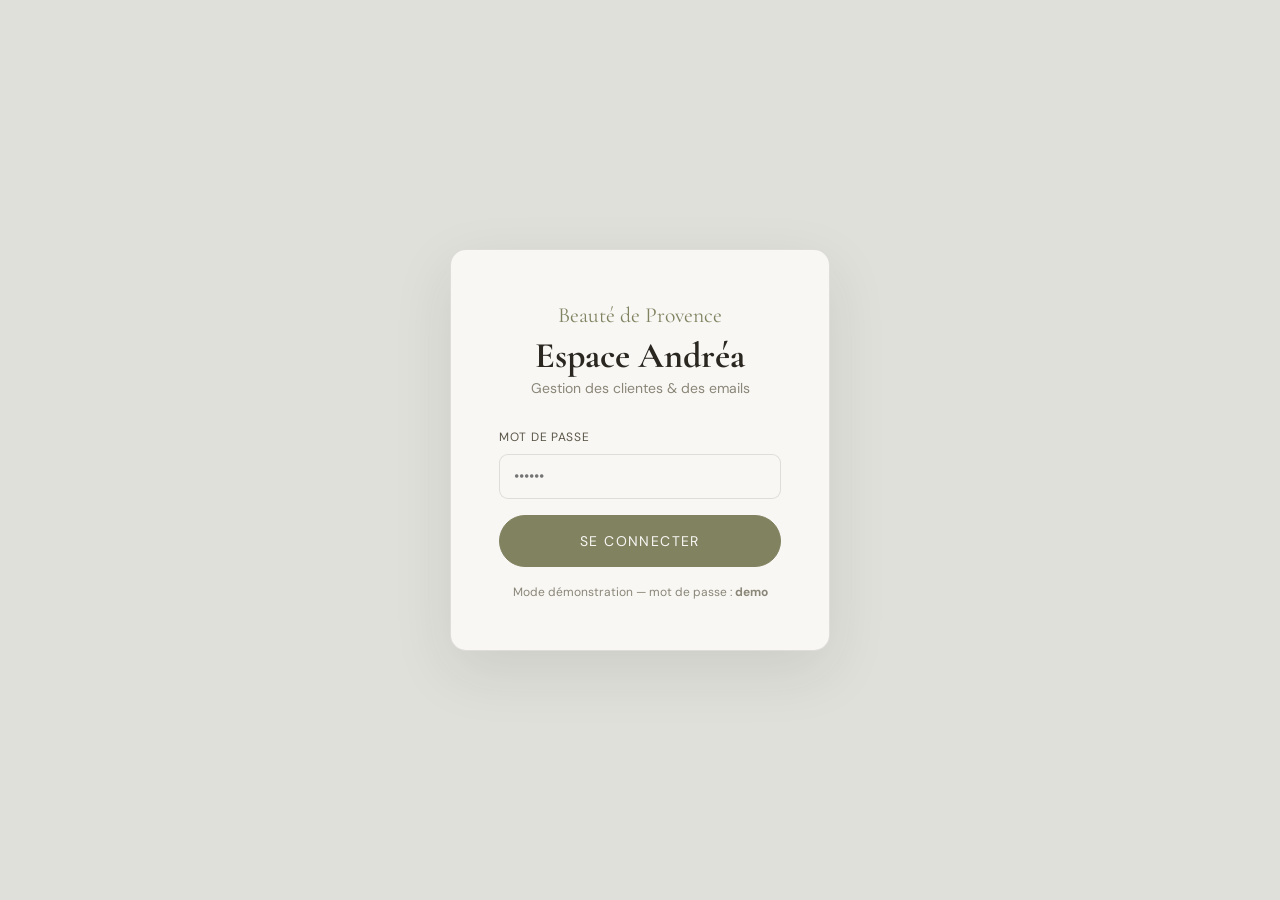
<file: admin.html>
<!DOCTYPE html>
<html lang="fr">
<head>
  <meta charset="UTF-8">
  <meta name="viewport" content="width=device-width, initial-scale=1.0">
  <meta name="robots" content="noindex, nofollow">
  <title>Espace Andréa — Beauté de Provence</title>
  <link rel="preconnect" href="https://fonts.googleapis.com">
  <link rel="preconnect" href="https://fonts.gstatic.com" crossorigin>
  <link href="https://fonts.googleapis.com/css2?family=Cormorant+Garamond:ital,wght@0,300;0,400;0,500;1,400&family=DM+Sans:wght@300;400;500&display=swap" rel="stylesheet">
  <link rel="stylesheet" href="css/main.css?v=20260704b">
  <link rel="icon" href="favicon.svg?v=20260704b" type="image/svg+xml">
  <link rel="icon" href="favicon-32.png?v=20260704b" sizes="32x32" type="image/png">
  <link rel="icon" href="favicon-16.png?v=20260704b" sizes="16x16" type="image/png">
  <link rel="apple-touch-icon" href="apple-touch-icon.png?v=20260704b">
  <link rel="stylesheet" href="css/admin.css?v=20260704b">
</head>
<body class="adm-body">

<!-- ══════════ CONNEXION (démo) ══════════ -->
<div class="adm-login" id="adm-login">
  <form class="adm-login__card" id="adm-login-form">
    <p class="adm-login__brand">Beauté de Provence</p>
    <h1 class="adm-login__title">Espace Andréa</h1>
    <p class="adm-login__sub">Gestion des clientes &amp; des emails</p>
    <label class="adm-field">
      <span>Mot de passe</span>
      <input type="password" id="adm-pass" autocomplete="current-password" placeholder="••••••">
    </label>
    <button type="submit" class="btn btn--olive btn--lg" style="width:100%;justify-content:center">Se connecter</button>
    <p class="adm-login__hint">Mode démonstration — mot de passe&nbsp;: <strong>demo</strong></p>
    <p class="adm-login__err" id="adm-login-err" hidden>Mot de passe incorrect.</p>
  </form>
</div>

<!-- ══════════ APPLICATION ══════════ -->
<div class="adm-app" id="adm-app" hidden>

  <header class="adm-top">
    <div class="adm-top__left">
      <span class="adm-top__brand">Beauté de Provence</span>
      <span class="adm-badge">Mode démo</span>
    </div>
    <nav class="adm-tabs">
      <button class="adm-tab active" data-tab="clients">Fiches clientes</button>
      <button class="adm-tab" data-tab="emails">Emails</button>
    </nav>
    <div class="adm-top__right">
      <button class="adm-link" id="adm-reset" title="Réinitialiser les données de démo">↺ Démo</button>
      <button class="adm-link" id="adm-logout">Déconnexion</button>
    </div>
  </header>

  <div class="adm-note">
    Données locales à votre navigateur — <strong>aucun email réel n'est envoyé</strong>.
    Cette version sert à valider le rendu avant le branchement définitif.
  </div>

  <!-- ── ONGLET CLIENTES ── -->
  <main class="adm-panel" id="tab-clients">
    <div class="adm-stats" id="adm-stats"></div>

    <div class="adm-toolbar">
      <input type="search" id="adm-search" class="adm-search" placeholder="Rechercher une cliente…">
      <div class="adm-toolbar__actions">
        <button class="btn btn--outline" id="adm-export">Exporter CSV</button>
        <button class="btn btn--olive" id="adm-add">+ Ajouter une cliente</button>
      </div>
    </div>

    <div class="adm-table-wrap">
      <table class="adm-table">
        <thead>
          <tr>
            <th>Nom</th><th>Contact</th><th>Naissance</th><th>Consent.</th><th>Source</th><th></th>
          </tr>
        </thead>
        <tbody id="adm-clients"></tbody>
      </table>
      <p class="adm-empty" id="adm-empty" hidden>Aucune cliente ne correspond.</p>
    </div>
  </main>

  <!-- ── ONGLET EMAILS ── -->
  <main class="adm-panel" id="tab-emails" hidden>
    <div class="adm-emails">
      <form class="adm-compose" id="adm-compose">
        <h2 class="h3">Nouvelle campagne</h2>
        <label class="adm-field">
          <span>Type</span>
          <select id="em-type">
            <option>Newsletter</option>
            <option>Promotion</option>
            <option>Relance clientes inactives</option>
          </select>
        </label>
        <label class="adm-field">
          <span>Audience</span>
          <select id="em-audience">
            <option value="consent">Toutes les clientes consenties</option>
            <option value="newsletter">Inscrites newsletter</option>
            <option value="all">Toutes les fiches</option>
          </select>
        </label>
        <label class="adm-field">
          <span>Objet de l'email</span>
          <input type="text" id="em-objet" placeholder="Ex : Les nouveautés du mois">
        </label>
        <label class="adm-field">
          <span>Message</span>
          <textarea id="em-msg" rows="7" placeholder="Bonjour {prénom},&#10;&#10;Écrivez votre message ici…"></textarea>
          <small class="adm-hint">Astuce : <code>{prénom}</code> sera remplacé par le prénom de chaque cliente.</small>
        </label>
        <button type="submit" class="btn btn--olive btn--lg">Envoyer (démo)</button>
      </form>

      <aside class="adm-preview">
        <p class="adm-preview__label">Aperçu</p>
        <div class="adm-mail" id="em-preview">
          <div class="adm-mail__head">Beauté de Provence</div>
          <div class="adm-mail__body">
            <p class="adm-mail__subject" id="pv-objet">Objet de l'email</p>
            <p class="adm-mail__text" id="pv-msg">Votre message apparaîtra ici…</p>
            <span class="adm-mail__btn">Prendre rendez-vous</span>
          </div>
          <div class="adm-mail__foot">
            Beauté de Provence · Éguilles · 07 83 03 53 19<br>
            Vous recevez cet email car vous êtes cliente de l'institut. Se désinscrire.
          </div>
        </div>
        <p class="adm-preview__count" id="em-count"></p>
      </aside>
    </div>

    <h2 class="h3 adm-history-title">Campagnes envoyées</h2>
    <div class="adm-table-wrap">
      <table class="adm-table">
        <thead><tr><th>Date</th><th>Type</th><th>Objet</th><th>Audience</th><th>Destinataires</th><th>Statut</th></tr></thead>
        <tbody id="adm-campaigns"></tbody>
      </table>
    </div>
  </main>
</div>

<!-- ══════════ MODALE FICHE CLIENTE ══════════ -->
<div class="adm-modal-bg" id="adm-modal-bg" hidden>
  <form class="adm-modal" id="adm-form">
    <div class="adm-modal__head">
      <h2 class="h3" id="adm-modal-title">Nouvelle cliente</h2>
      <button type="button" class="adm-modal__close" id="adm-modal-close" aria-label="Fermer">✕</button>
    </div>
    <input type="hidden" id="f-id">
    <label class="adm-field"><span>Nom &amp; prénom *</span><input type="text" id="f-nom" required></label>
    <div class="adm-field-row">
      <label class="adm-field"><span>Email</span><input type="email" id="f-email"></label>
      <label class="adm-field"><span>Téléphone</span><input type="tel" id="f-tel"></label>
    </div>
    <div class="adm-field-row">
      <label class="adm-field"><span>Date de naissance</span><input type="date" id="f-naissance"></label>
      <label class="adm-field"><span>Source</span>
        <select id="f-source">
          <option value="salon">Au salon</option>
          <option value="newsletter">Newsletter</option>
          <option value="rdv">Prise de RDV</option>
          <option value="autre">Autre</option>
        </select>
      </label>
    </div>
    <label class="adm-field"><span>Notes</span><textarea id="f-notes" rows="2"></textarea></label>
    <label class="adm-check">
      <input type="checkbox" id="f-consent">
      <span>La cliente accepte de recevoir des emails (newsletters, offres, anniversaire).</span>
    </label>
    <div class="adm-modal__foot">
      <button type="button" class="btn btn--outline" id="adm-delete" hidden>Supprimer</button>
      <button type="submit" class="btn btn--olive">Enregistrer</button>
    </div>
  </form>
</div>

<div class="adm-toast" id="adm-toast" hidden></div>

<script src="js/store.js?v=20260704b"></script>
<script src="js/admin.js?v=20260704b"></script>
</body>
</html>
</file>
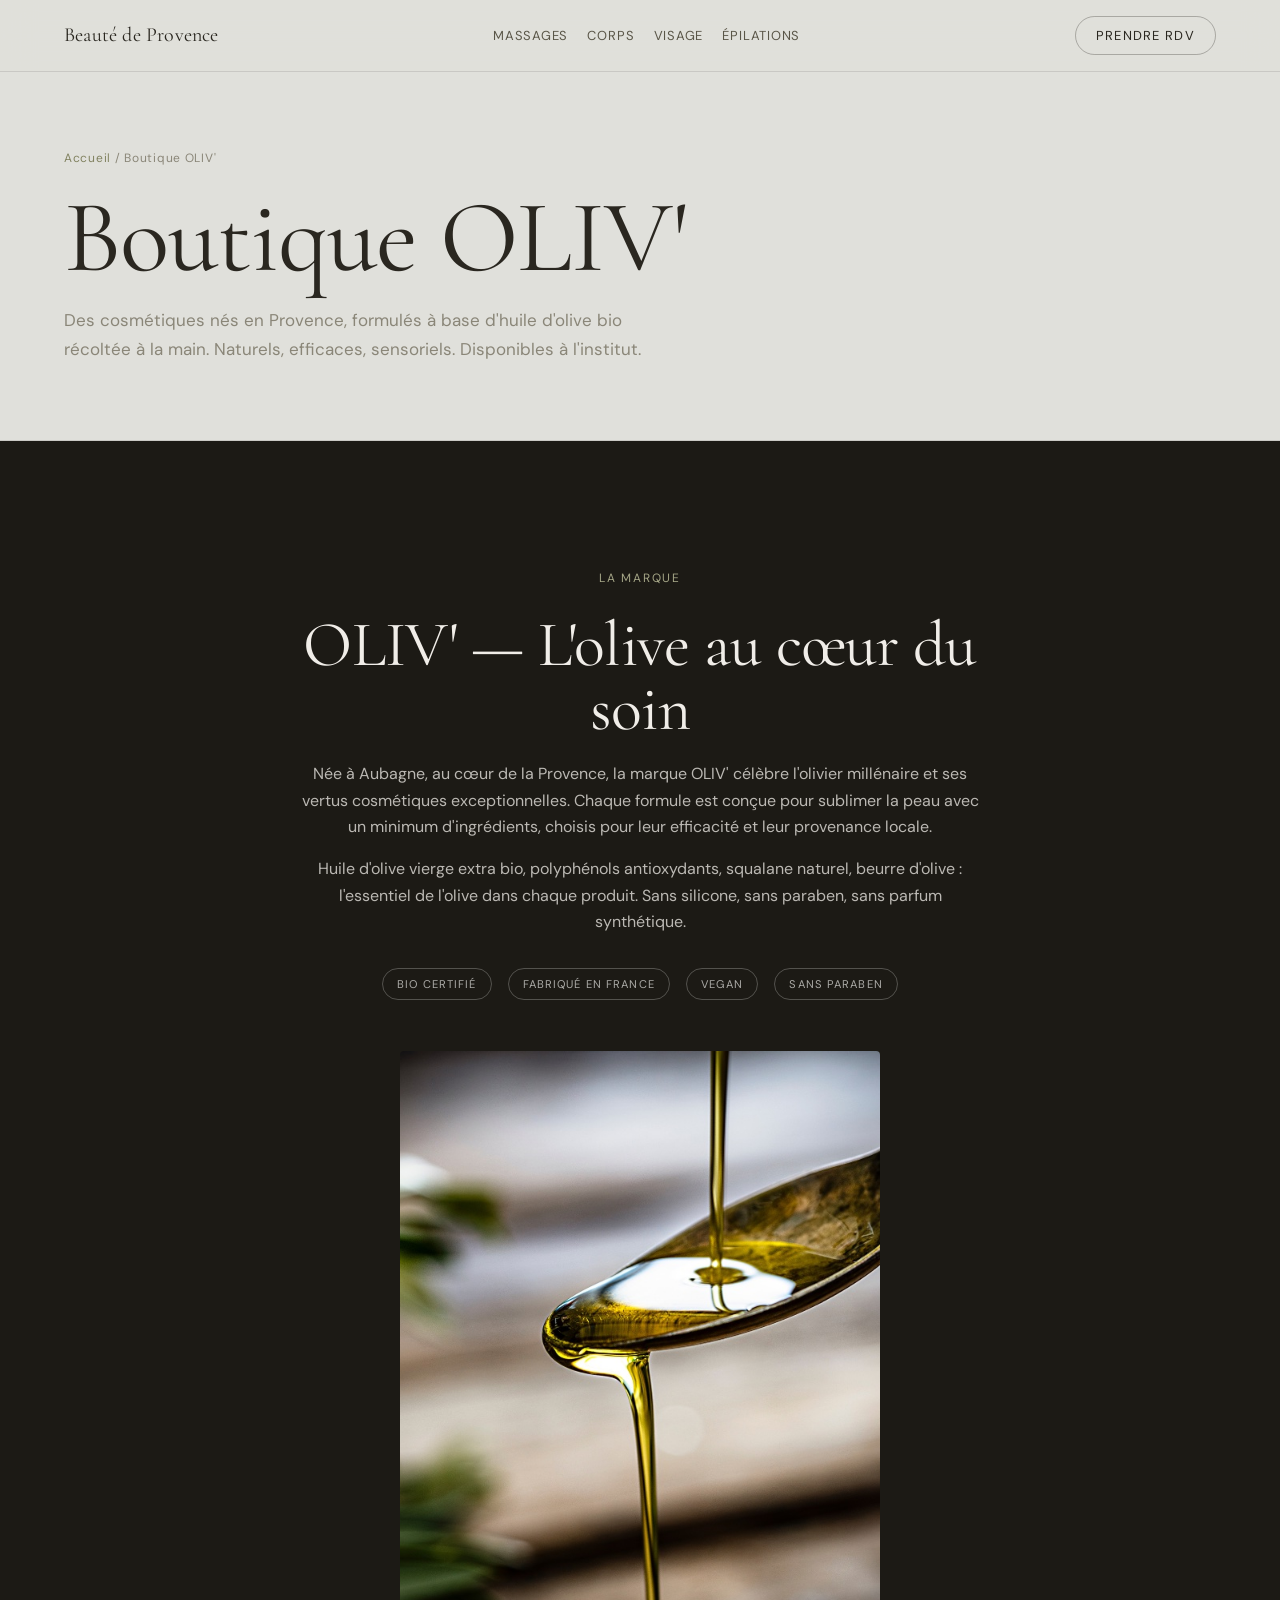
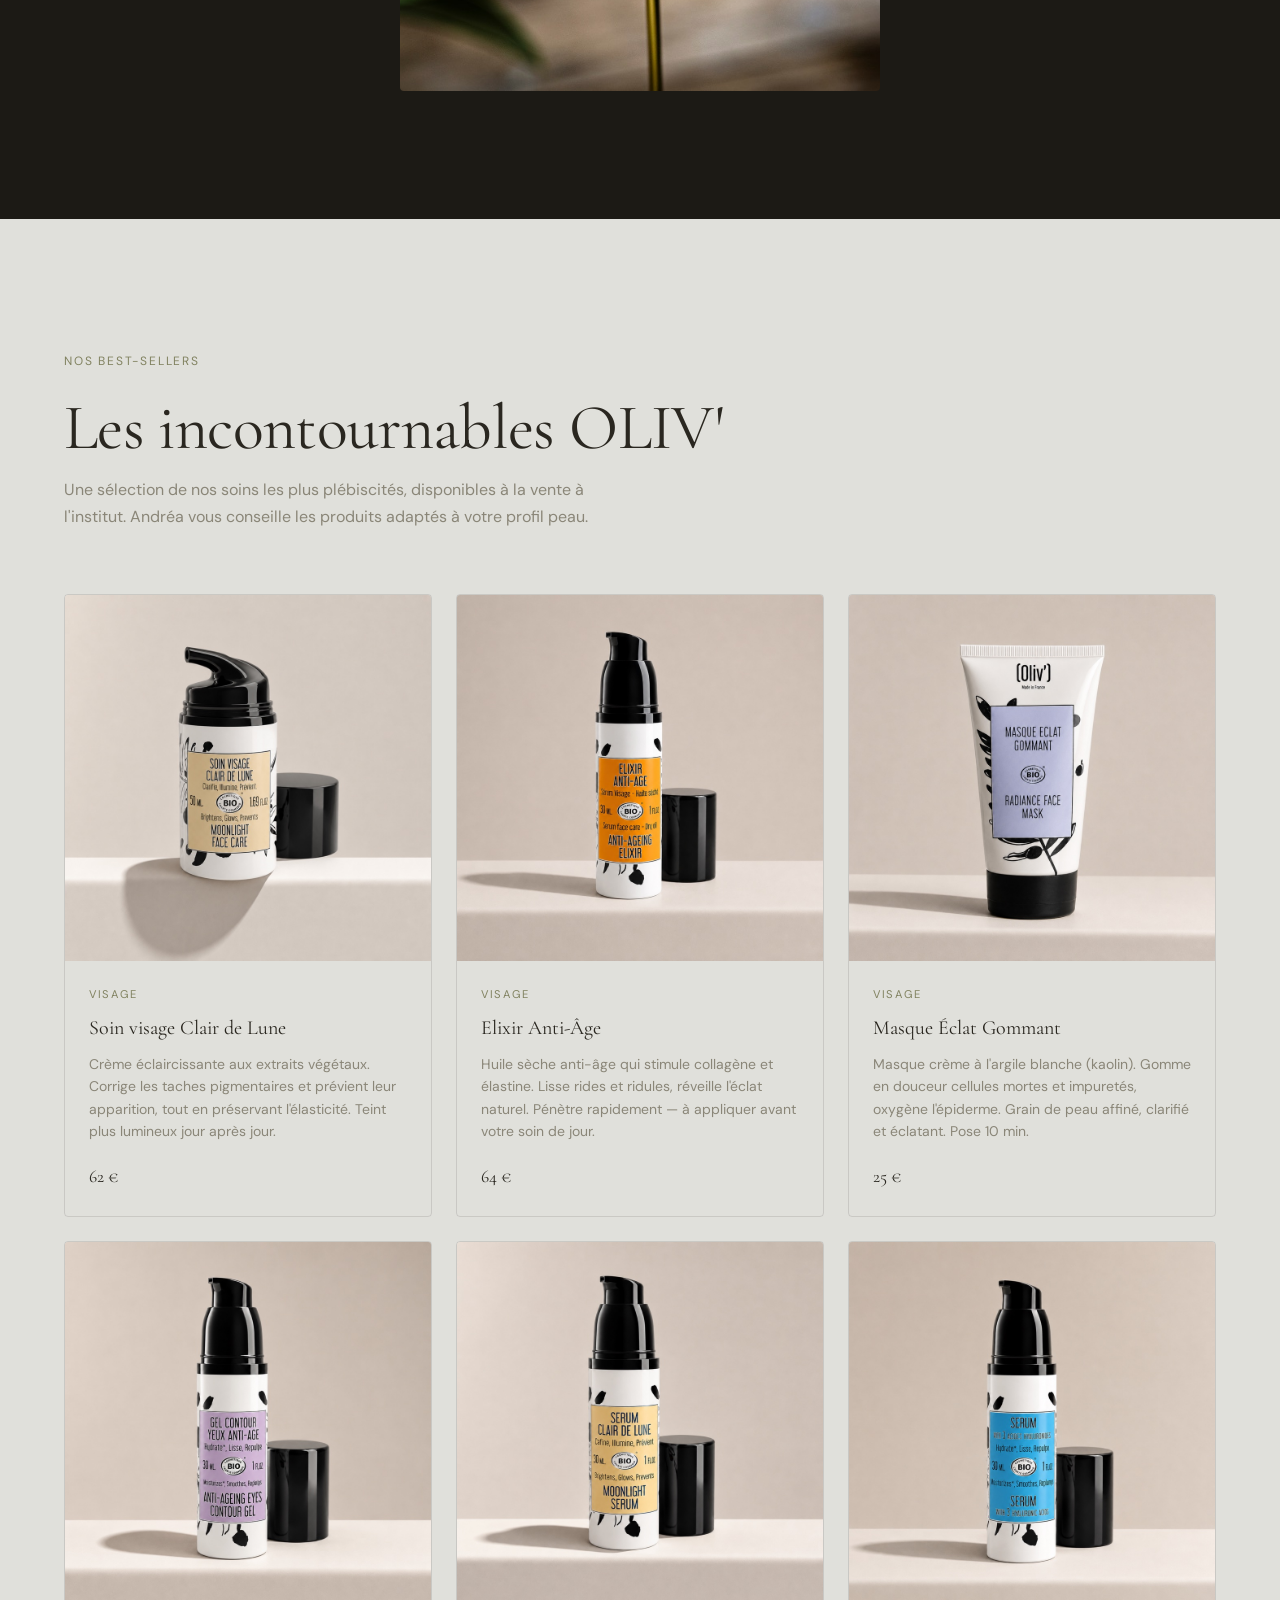
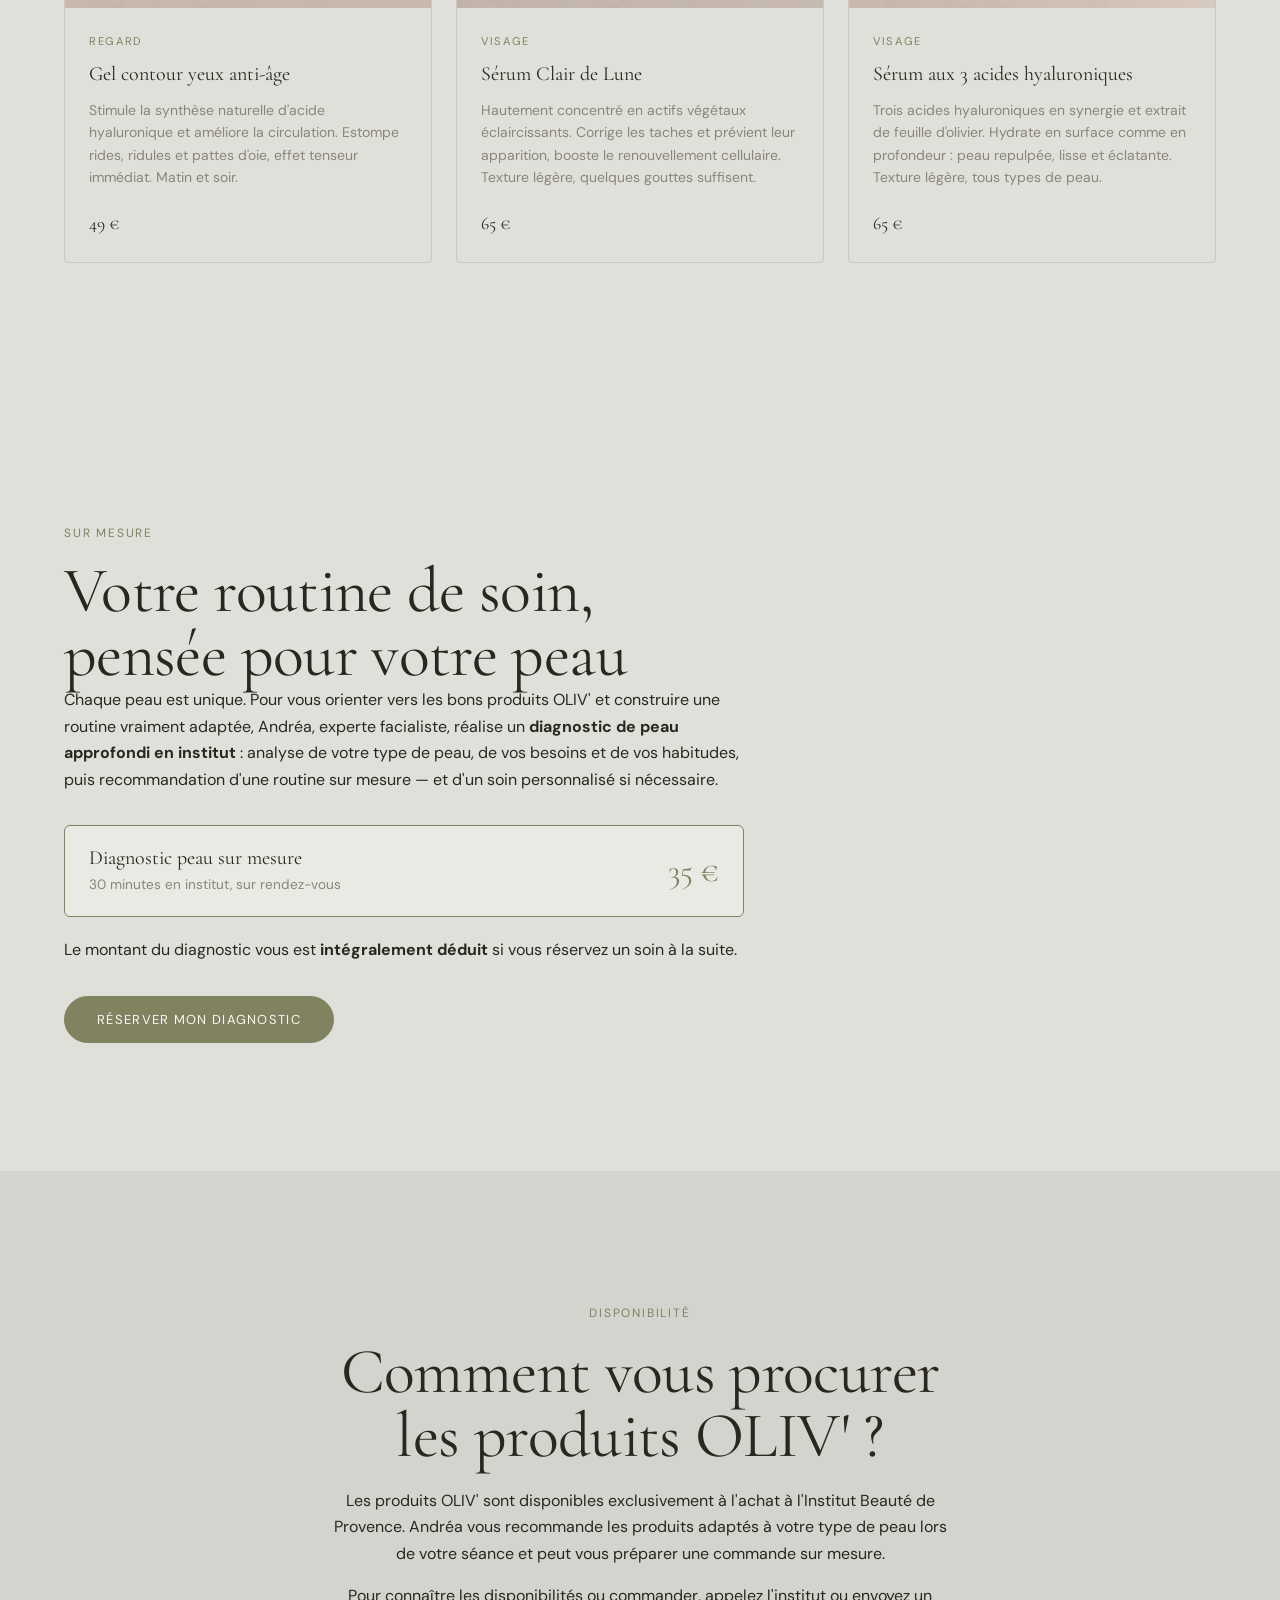
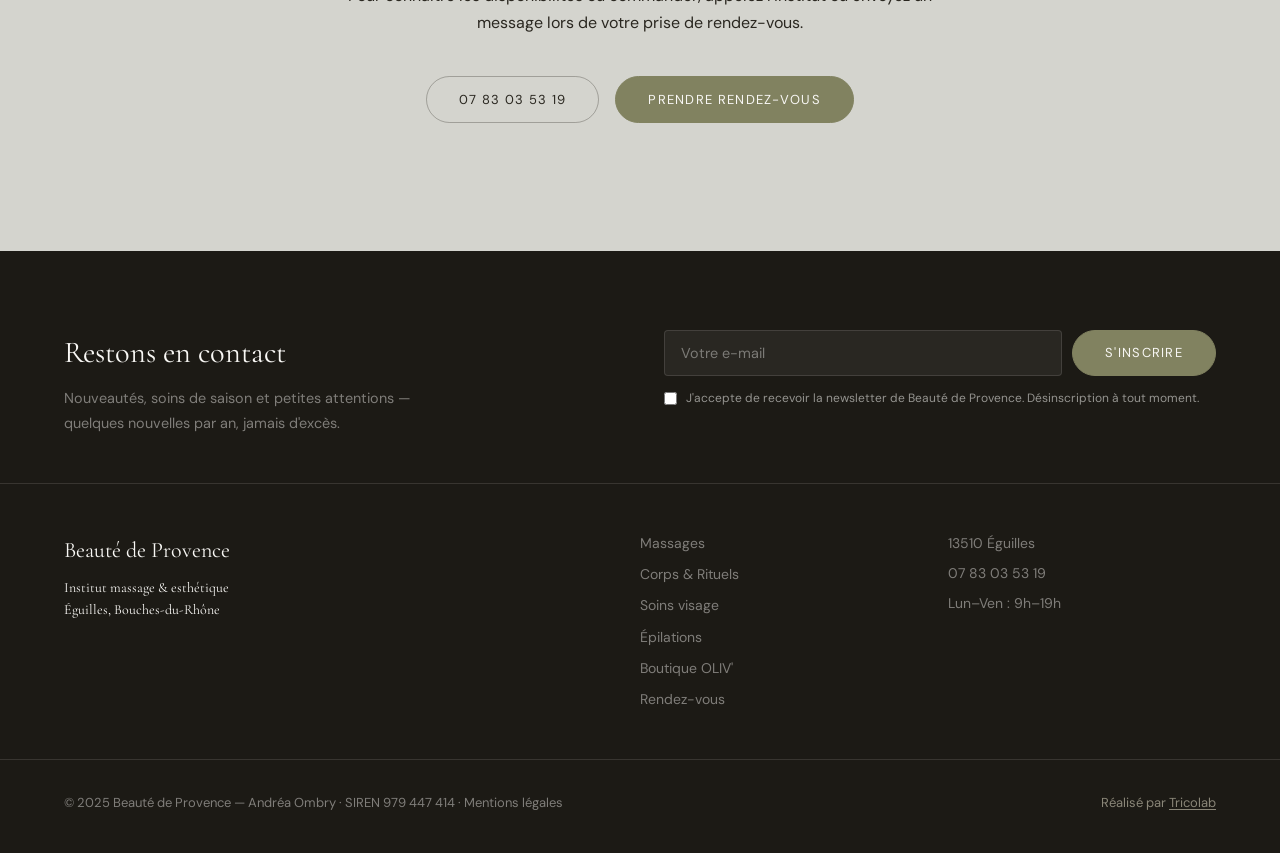
<file: boutique-oliv.html>
<!DOCTYPE html>
<html lang="fr">
<head>
  <meta charset="UTF-8">
  <meta name="viewport" content="width=device-width, initial-scale=1.0">
  <title>Boutique OLIV' — Beauté de Provence, Éguilles</title>
  <meta name="description" content="Cosmétiques OLIV' disponibles à l'Institut Beauté de Provence. Huiles, crèmes et soins à base d'olive bio de Provence, fabriqués à Aubagne. Naturel, efficace, provençal.">
  <link rel="canonical" href="https://www.beautedeprovence.fr/boutique-oliv.html">
  <script type="application/ld+json">{"@context":"https://schema.org","@type":"Store","name":"Boutique OLIV' — Beauté de Provence","description":"Cosmétiques bio à l'olive de Provence. Disponibles à l'Institut Beauté de Provence, Éguilles.","url":"https://www.beautedeprovence.fr/boutique-oliv.html"}</script>
  <link rel="preconnect" href="https://fonts.googleapis.com">
  <link rel="preconnect" href="https://fonts.gstatic.com" crossorigin>
  <link href="https://fonts.googleapis.com/css2?family=Cormorant+Garamond:ital,wght@0,300;0,400;0,500;1,300;1,400&family=DM+Sans:wght@300;400;500&display=swap" rel="stylesheet">
  <link rel="stylesheet" href="css/main.css?v=20260704b">
  <link rel="icon" href="favicon.svg?v=20260704b" type="image/svg+xml">
  <link rel="icon" href="favicon-32.png?v=20260704b" sizes="32x32" type="image/png">
  <link rel="icon" href="favicon-16.png?v=20260704b" sizes="16x16" type="image/png">
  <link rel="apple-touch-icon" href="apple-touch-icon.png?v=20260704b">
</head>
<body>

<!-- NAV -->
<nav class="nav" id="nav">
  <div class="wrap nav__inner">
    <a href="index.html" class="nav__logo">Beauté de Provence</a>
    <ul class="nav__links">
      <li><a href="massages.html" class="nav__link">Massages</a></li>
      <li><a href="corps.html" class="nav__link">Corps</a></li>
      <li><a href="visage.html" class="nav__link">Visage</a></li>
      <li><a href="epilations.html" class="nav__link">Épilations</a></li>
    </ul>
    <a href="rendez-vous.html" class="nav__cta">Prendre RDV</a>
    <button class="nav__burger" aria-label="Menu" aria-expanded="false">
      <span></span><span></span><span></span>
    </button>
  </div>
</nav>
<div class="nav__mobile">
  <a href="massages.html">Massages</a>
  <a href="corps.html">Corps &amp; Rituels</a>
  <a href="visage.html">Visage</a>
  <a href="epilations.html">Épilations</a>
  <a href="boutique-oliv.html">Boutique OLIV'</a>
  <a href="rendez-vous.html">Prendre rendez-vous</a>
</div>

<!-- PAGE HERO -->
<section class="page-hero">
  <div class="wrap page-hero__inner">
    <p class="breadcrumb"><a href="index.html">Accueil</a> / Boutique OLIV'</p>
    <h1 class="d1">Boutique OLIV'</h1>
    <p class="page-hero__sub">Des cosmétiques nés en Provence, formulés à base d'huile d'olive bio récoltée à la main. Naturels, efficaces, sensoriels. Disponibles à l'institut.</p>
  </div>
</section>

<!-- BRAND STORY -->
<section class="section section--olive-dark">
  <div class="wrap">
    <div class="split" data-reveal>
      <div class="split__text">
        <span class="eyebrow" style="color:var(--olive-light, #b0b38c)">La marque</span>
        <h2 class="d2" style="color:#F0EDE8">OLIV' — L'olive au cœur du soin</h2>
        <p class="body" style="color:rgba(240,237,232,.75)">Née à Aubagne, au cœur de la Provence, la marque OLIV' célèbre l'olivier millénaire et ses vertus cosmétiques exceptionnelles. Chaque formule est conçue pour sublimer la peau avec un minimum d'ingrédients, choisis pour leur efficacité et leur provenance locale.</p>
        <p class="body" style="margin-top:1rem;color:rgba(240,237,232,.75)">Huile d'olive vierge extra bio, polyphénols antioxydants, squalane naturel, beurre d'olive : l'essentiel de l'olive dans chaque produit. Sans silicone, sans paraben, sans parfum synthétique.</p>
        <div class="oliv-badges" style="margin-top:2rem;display:flex;gap:1rem;flex-wrap:wrap">
          <span class="oliv-badge">Bio certifié</span>
          <span class="oliv-badge">Fabriqué en France</span>
          <span class="oliv-badge">Vegan</span>
          <span class="oliv-badge">Sans paraben</span>
        </div>
      </div>
      <div class="split__visual">
        <div class="img-frame" style="aspect-ratio:3/4;overflow:hidden">
          <img src="assets/images/oliv-boutique.jpg" alt="Gamme de soins OLIV' — Beauté de Provence" loading="lazy" style="width:100%;height:100%;object-fit:cover;object-position:center">
        </div>
      </div>
    </div>
  </div>
</section>

<!-- PRODUITS -->
<section class="section">
  <div class="wrap">
    <div class="section-head" data-reveal>
      <span class="eyebrow">Nos best-sellers</span>
      <h2 class="d2">Les incontournables OLIV'</h2>
      <p class="section-head__sub">Une sélection de nos soins les plus plébiscités, disponibles à la vente à l'institut. Andréa vous conseille les produits adaptés à votre profil peau.</p>
    </div>

    <div class="product-grid" data-reveal>

      <div class="product-card">
        <div class="product-card__img">
          <img src="assets/images/oliv-soin-clair-de-lune.jpg" alt="Soin visage Clair de Lune OLIV'" loading="lazy" style="width:100%;height:100%;object-fit:cover">
        </div>
        <div class="product-card__body">
          <span class="product-card__cat">Visage</span>
          <h3 class="product-card__name">Soin visage Clair de Lune</h3>
          <p class="product-card__desc">Crème éclaircissante aux extraits végétaux. Corrige les taches pigmentaires et prévient leur apparition, tout en préservant l'élasticité. Teint plus lumineux jour après jour.</p>
          <p class="product-card__price">62 €</p>
        </div>
      </div>

      <div class="product-card">
        <div class="product-card__img">
          <img src="assets/images/oliv-elixir-anti-age.jpg" alt="Elixir Anti-Âge OLIV'" loading="lazy" style="width:100%;height:100%;object-fit:cover">
        </div>
        <div class="product-card__body">
          <span class="product-card__cat">Visage</span>
          <h3 class="product-card__name">Elixir Anti-Âge</h3>
          <p class="product-card__desc">Huile sèche anti-âge qui stimule collagène et élastine. Lisse rides et ridules, réveille l'éclat naturel. Pénètre rapidement — à appliquer avant votre soin de jour.</p>
          <p class="product-card__price">64 €</p>
        </div>
      </div>

      <div class="product-card">
        <div class="product-card__img">
          <img src="assets/images/oliv-masque-eclat-gommant.jpg" alt="Masque Éclat Gommant OLIV'" loading="lazy" style="width:100%;height:100%;object-fit:cover">
        </div>
        <div class="product-card__body">
          <span class="product-card__cat">Visage</span>
          <h3 class="product-card__name">Masque Éclat Gommant</h3>
          <p class="product-card__desc">Masque crème à l'argile blanche (kaolin). Gomme en douceur cellules mortes et impuretés, oxygène l'épiderme. Grain de peau affiné, clarifié et éclatant. Pose 10 min.</p>
          <p class="product-card__price">25 €</p>
        </div>
      </div>

      <div class="product-card">
        <div class="product-card__img">
          <img src="assets/images/oliv-gel-contour-yeux.jpg" alt="Gel contour des yeux anti-âge OLIV'" loading="lazy" style="width:100%;height:100%;object-fit:cover">
        </div>
        <div class="product-card__body">
          <span class="product-card__cat">Regard</span>
          <h3 class="product-card__name">Gel contour yeux anti-âge</h3>
          <p class="product-card__desc">Stimule la synthèse naturelle d'acide hyaluronique et améliore la circulation. Estompe rides, ridules et pattes d'oie, effet tenseur immédiat. Matin et soir.</p>
          <p class="product-card__price">49 €</p>
        </div>
      </div>

      <div class="product-card">
        <div class="product-card__img">
          <img src="assets/images/oliv-serum-clair-de-lune.jpg" alt="Sérum Clair de Lune OLIV'" loading="lazy" style="width:100%;height:100%;object-fit:cover">
        </div>
        <div class="product-card__body">
          <span class="product-card__cat">Visage</span>
          <h3 class="product-card__name">Sérum Clair de Lune</h3>
          <p class="product-card__desc">Hautement concentré en actifs végétaux éclaircissants. Corrige les taches et prévient leur apparition, booste le renouvellement cellulaire. Texture légère, quelques gouttes suffisent.</p>
          <p class="product-card__price">65 €</p>
        </div>
      </div>

      <div class="product-card">
        <div class="product-card__img">
          <img src="assets/images/oliv-serum-hyaluronique.jpg" alt="Sérum aux 3 acides hyaluroniques OLIV'" loading="lazy" style="width:100%;height:100%;object-fit:cover">
        </div>
        <div class="product-card__body">
          <span class="product-card__cat">Visage</span>
          <h3 class="product-card__name">Sérum aux 3 acides hyaluroniques</h3>
          <p class="product-card__desc">Trois acides hyaluroniques en synergie et extrait de feuille d'olivier. Hydrate en surface comme en profondeur : peau repulpée, lisse et éclatante. Texture légère, tous types de peau.</p>
          <p class="product-card__price">65 €</p>
        </div>
      </div>

    </div>
  </div>
</section>

<!-- ROUTINE SUR MESURE -->
<section class="section">
  <div class="wrap">
    <div style="max-width:680px" data-reveal>
      <span class="eyebrow">Sur mesure</span>
      <h2 class="d2">Votre routine de soin, pensée pour votre peau</h2>
      <p class="body">Chaque peau est unique. Pour vous orienter vers les bons produits OLIV' et construire une routine vraiment adaptée, Andréa, experte facialiste, réalise un <strong>diagnostic de peau approfondi en institut</strong> : analyse de votre type de peau, de vos besoins et de vos habitudes, puis recommandation d'une routine sur mesure — et d'un soin personnalisé si nécessaire.</p>
      <div class="oliv-offer">
        <div class="oliv-offer__info">
          <p class="oliv-offer__label">Diagnostic peau sur mesure</p>
          <p class="oliv-offer__meta">30 minutes en institut, sur rendez-vous</p>
        </div>
        <p class="oliv-offer__price">35 €</p>
      </div>
      <p class="body" style="margin-top:1.25rem">Le montant du diagnostic vous est <strong>intégralement déduit</strong> si vous réservez un soin à la suite.</p>
      <div style="margin-top:2rem">
        <a href="rendez-vous.html" class="btn btn--olive">Réserver mon diagnostic</a>
      </div>
    </div>
  </div>
</section>

<!-- INFO COMMANDE -->
<section class="section section--alt">
  <div class="wrap">
    <div style="max-width:620px;margin:0 auto;text-align:center" data-reveal>
      <span class="eyebrow">Disponibilité</span>
      <h2 class="d2" style="margin-bottom:1.25rem">Comment vous procurer les produits OLIV' ?</h2>
      <p class="body">Les produits OLIV' sont disponibles exclusivement à l'achat à l'Institut Beauté de Provence. Andréa vous recommande les produits adaptés à votre type de peau lors de votre séance et peut vous préparer une commande sur mesure.</p>
      <p class="body" style="margin-top:1rem">Pour connaître les disponibilités ou commander, appelez l'institut ou envoyez un message lors de votre prise de rendez-vous.</p>
      <div style="margin-top:2.5rem;display:flex;gap:1rem;justify-content:center;flex-wrap:wrap">
        <a href="tel:+33783035319" class="btn btn--outline">07 83 03 53 19</a>
        <a href="rendez-vous.html" class="btn btn--olive">Prendre rendez-vous</a>
      </div>
    </div>
  </div>
</section>

<!-- FOOTER -->
<footer class="footer">
  <div class="footer__nl">
    <div class="wrap footer__nl-inner">
      <div>
        <p class="footer__nl-title">Restons en contact</p>
        <p class="footer__nl-sub">Nouveautés, soins de saison et petites attentions — quelques nouvelles par an, jamais d'excès.</p>
      </div>
      <form class="nl-form" novalidate>
        <div class="nl-form__row">
          <input type="email" name="email" class="nl-form__input" placeholder="Votre e-mail" autocomplete="email" aria-label="Votre adresse e-mail" required>
          <button type="submit" class="btn btn--olive nl-form__btn">S'inscrire</button>
        </div>
        <label class="nl-form__consent">
          <input type="checkbox" class="nl-form__check" required>
          <span>J'accepte de recevoir la newsletter de Beauté de Provence. Désinscription à tout moment.</span>
        </label>
        <p class="nl-form__msg" role="status" aria-live="polite"></p>
      </form>
    </div>
  </div>
  <div class="wrap footer__inner">
    <div class="footer__brand">
      <p class="footer__logo">Beauté de Provence</p>
      <p class="footer__tagline">Institut massage &amp; esthétique<br>Éguilles, Bouches-du-Rhône</p>
    </div>
    <nav class="footer__nav">
      <a href="massages.html">Massages</a>
      <a href="corps.html">Corps &amp; Rituels</a>
      <a href="visage.html">Soins visage</a>
      <a href="epilations.html">Épilations</a>
      <a href="boutique-oliv.html">Boutique OLIV'</a>
      <a href="rendez-vous.html">Rendez-vous</a>
    </nav>
    <div class="footer__contact">
      <p>13510 Éguilles</p>
      <p><a href="tel:+33783035319">07 83 03 53 19</a></p>
      <p>Lun–Ven : 9h–19h</p>
    </div>
  </div>
  <div class="footer__bottom">
    <p>© 2025 Beauté de Provence — Andréa Ombry · SIREN 979 447 414 · <a href="mentions-legales.html">Mentions légales</a></p>
    <p class="footer__credit">Réalisé par <a href="https://www.tricolab.fr" target="_blank" rel="noopener">Tricolab</a></p>
  </div>
</footer>

<button class="back-top" aria-label="Retour en haut">↑</button>
<script src="js/app.js?v=20260704b"></script>
</body>
</html>
</file>
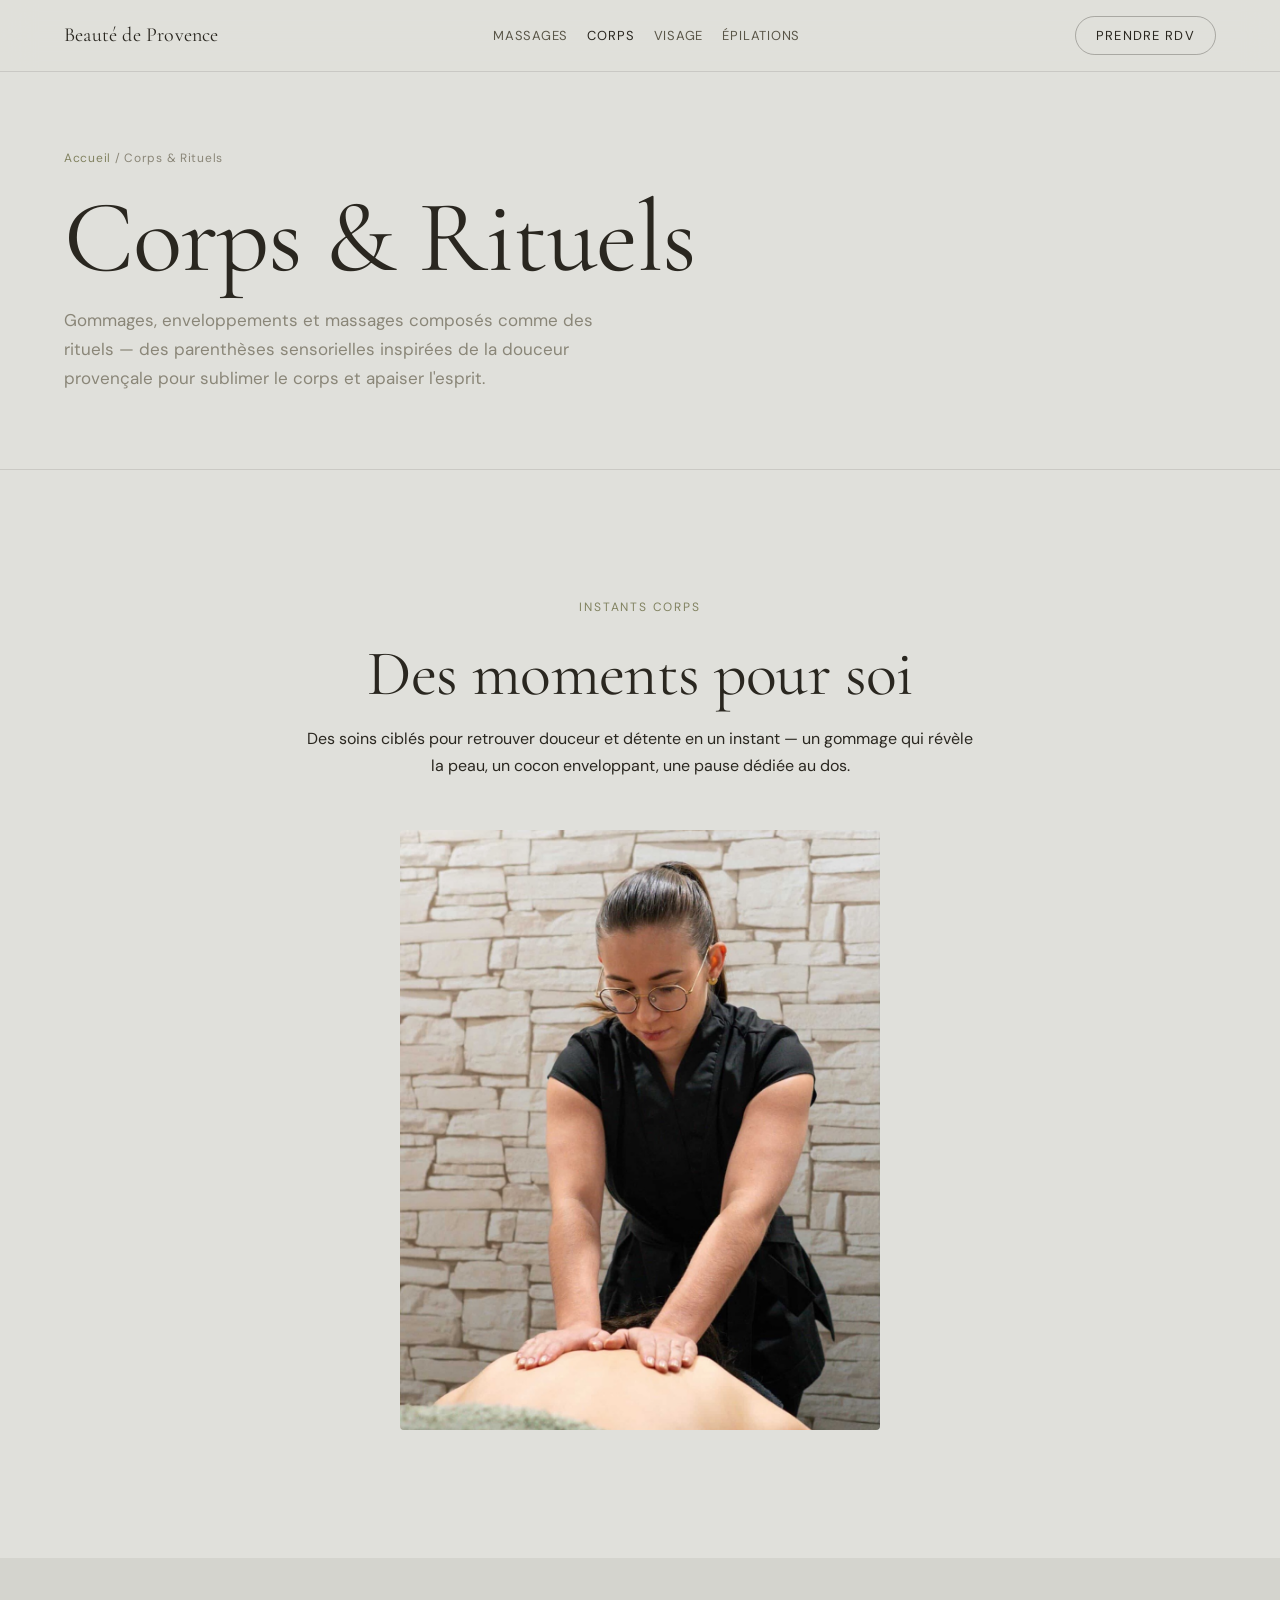
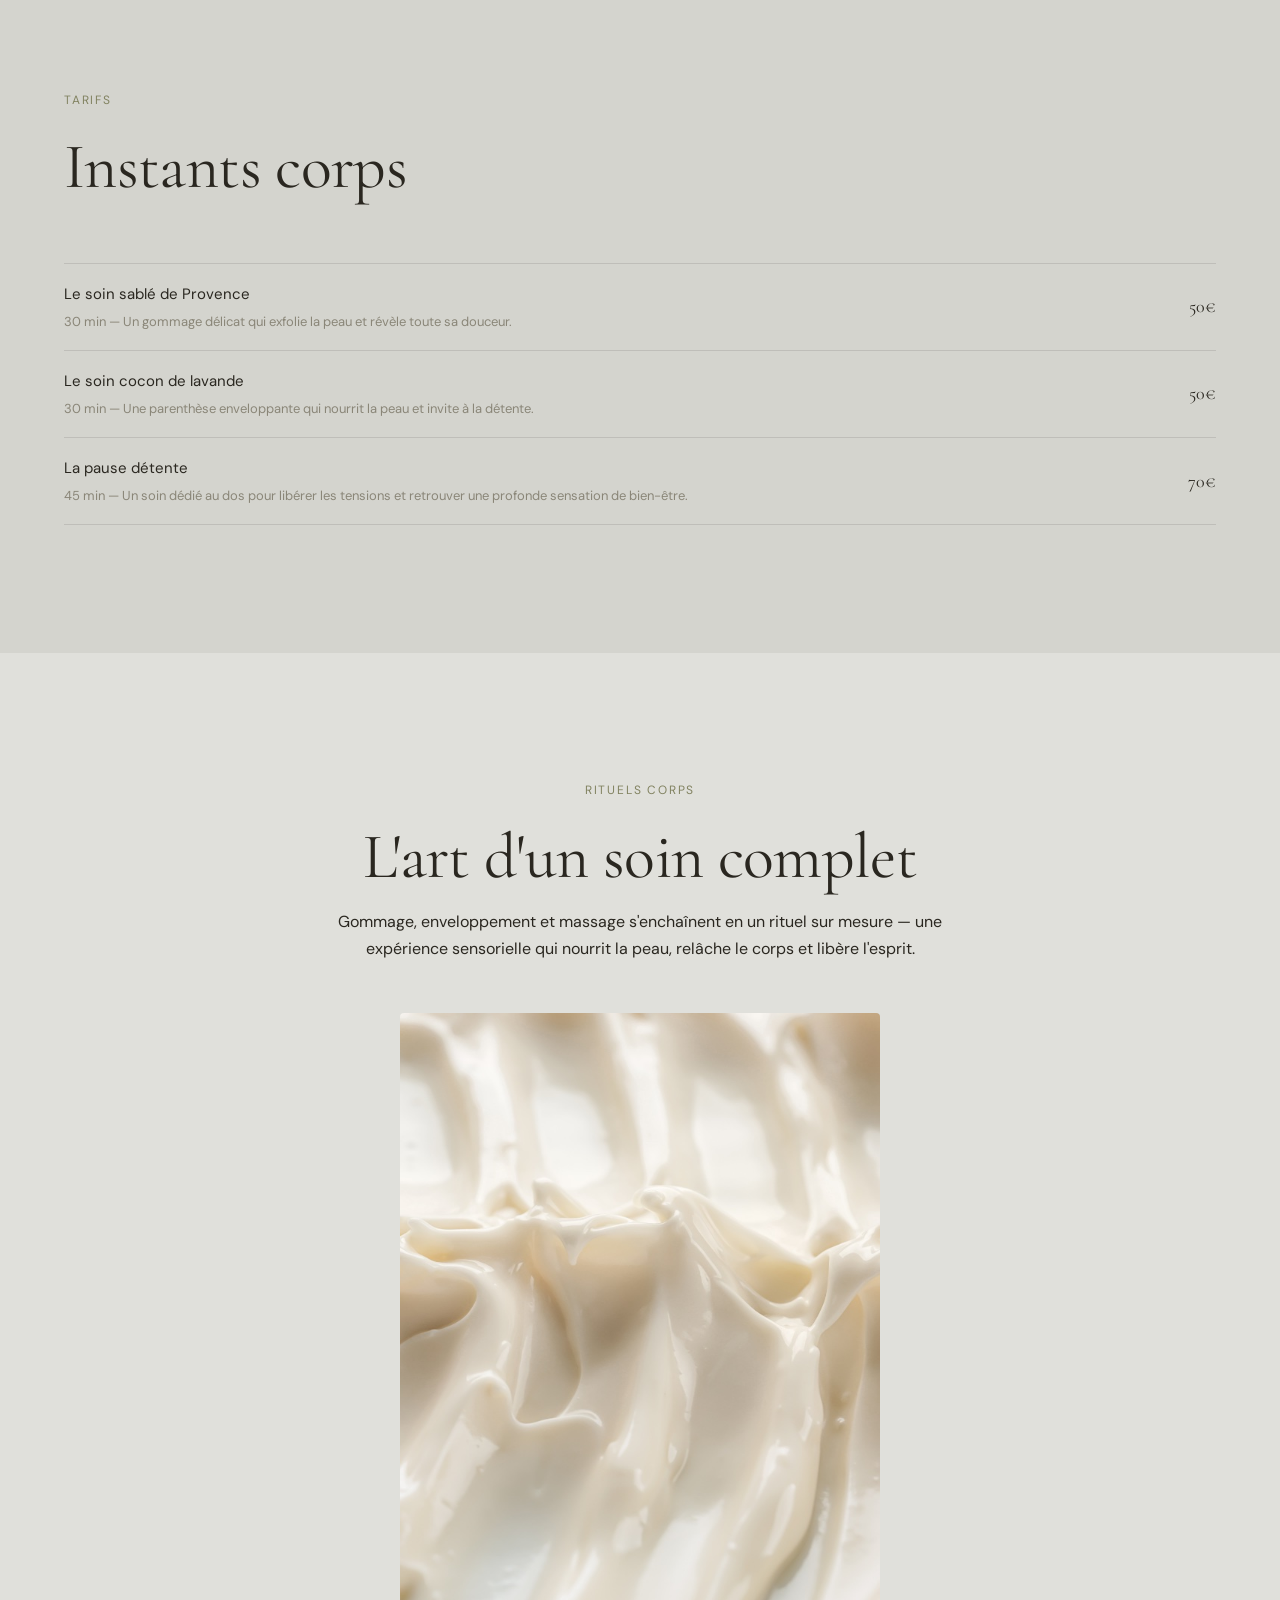
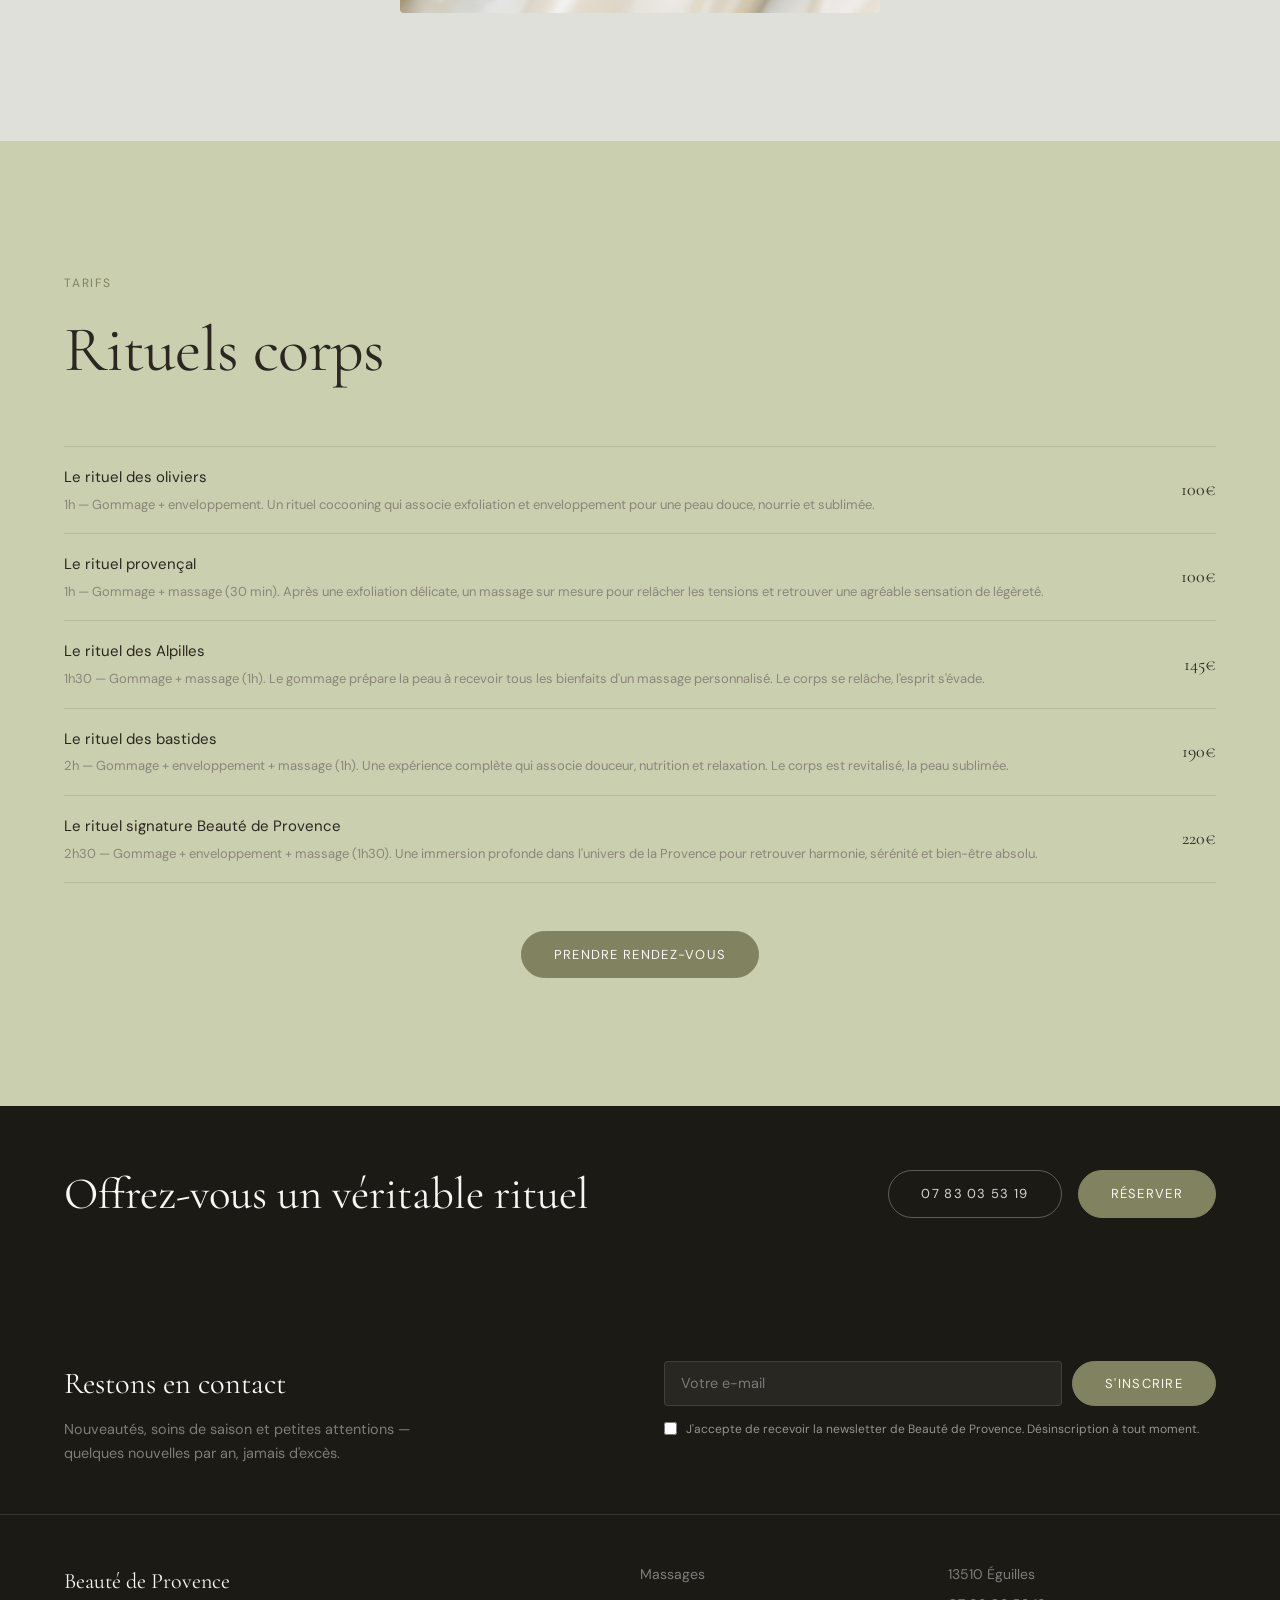
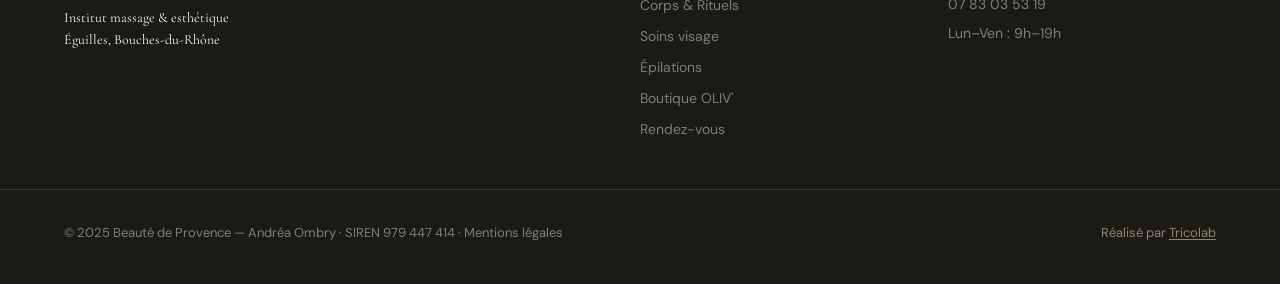
<file: corps.html>
<!DOCTYPE html>
<html lang="fr">
<head>
  <meta charset="UTF-8">
  <meta name="viewport" content="width=device-width, initial-scale=1.0">
  <title>Corps &amp; Rituels — Beauté de Provence, Éguilles</title>
  <meta name="description" content="Instants corps et rituels bien-être à Éguilles : gommages, enveloppements et massages sur mesure inspirés de la Provence. Andréa Ombry, Beauté de Provence.">
  <link rel="canonical" href="https://www.beautedeprovence.fr/corps.html">
  <link rel="preconnect" href="https://fonts.googleapis.com">
  <link rel="preconnect" href="https://fonts.gstatic.com" crossorigin>
  <link href="https://fonts.googleapis.com/css2?family=Cormorant+Garamond:ital,wght@0,300;0,400;0,500;1,300;1,400&family=DM+Sans:wght@300;400;500&display=swap" rel="stylesheet">
  <link rel="stylesheet" href="css/main.css?v=20260704b">
  <link rel="icon" href="favicon.svg?v=20260704b" type="image/svg+xml">
  <link rel="icon" href="favicon-32.png?v=20260704b" sizes="32x32" type="image/png">
  <link rel="icon" href="favicon-16.png?v=20260704b" sizes="16x16" type="image/png">
  <link rel="apple-touch-icon" href="apple-touch-icon.png?v=20260704b">
</head>
<body>

<!-- NAV -->
<nav class="nav" id="nav">
  <div class="wrap nav__inner">
    <a href="index.html" class="nav__logo">Beauté de Provence</a>
    <ul class="nav__links">
      <li><a href="massages.html" class="nav__link">Massages</a></li>
      <li><a href="corps.html" class="nav__link active">Corps</a></li>
      <li><a href="visage.html" class="nav__link">Visage</a></li>
      <li><a href="epilations.html" class="nav__link">Épilations</a></li>
    </ul>
    <a href="rendez-vous.html" class="nav__cta">Prendre RDV</a>
    <button class="nav__burger" aria-label="Menu" aria-expanded="false">
      <span></span><span></span><span></span>
    </button>
  </div>
</nav>
<div class="nav__mobile">
  <a href="massages.html">Massages</a>
  <a href="corps.html">Corps &amp; Rituels</a>
  <a href="visage.html">Visage</a>
  <a href="epilations.html">Épilations</a>
  <a href="boutique-oliv.html">Boutique OLIV'</a>
  <a href="rendez-vous.html">Prendre rendez-vous</a>
</div>

<!-- PAGE HERO -->
<section class="page-hero">
  <div class="wrap page-hero__inner">
    <p class="breadcrumb"><a href="index.html">Accueil</a> / Corps &amp; Rituels</p>
    <h1 class="d1">Corps &amp; Rituels</h1>
    <p class="page-hero__sub">Gommages, enveloppements et massages composés comme des rituels — des parenthèses sensorielles inspirées de la douceur provençale pour sublimer le corps et apaiser l'esprit.</p>
  </div>
</section>

<!-- INTRO -->
<section class="section">
  <div class="wrap">
    <div class="split" data-reveal>
      <div class="split__text">
        <span class="eyebrow">Instants corps</span>
        <h2 class="d2">Des moments pour soi</h2>
        <p class="body">Des soins ciblés pour retrouver douceur et détente en un instant — un gommage qui révèle la peau, un cocon enveloppant, une pause dédiée au dos.</p>
      </div>
      <div class="split__visual">
        <div class="img-frame" style="aspect-ratio:4/5;overflow:hidden">
          <img src="assets/images/corps-instants-2.jpg" alt="Instants corps — Beauté de Provence" loading="lazy" style="width:100%;height:100%;object-fit:cover;object-position:center">
        </div>
      </div>
    </div>
  </div>
</section>

<!-- TARIFS INSTANTS CORPS -->
<section class="section section--alt">
  <div class="wrap">
    <div class="section-head" data-reveal>
      <span class="eyebrow">Tarifs</span>
      <h2 class="d2">Instants corps</h2>
    </div>
    <div class="tarif-table" data-reveal>
      <div class="tarif-row">
        <div class="tarif-row__info">
          <span class="tarif-row__name">Le soin sablé de Provence</span>
          <span class="tarif-row__detail">30 min — Un gommage délicat qui exfolie la peau et révèle toute sa douceur.</span>
        </div>
        <span class="tarif-row__price">50€</span>
      </div>
      <div class="tarif-row">
        <div class="tarif-row__info">
          <span class="tarif-row__name">Le soin cocon de lavande</span>
          <span class="tarif-row__detail">30 min — Une parenthèse enveloppante qui nourrit la peau et invite à la détente.</span>
        </div>
        <span class="tarif-row__price">50€</span>
      </div>
      <div class="tarif-row">
        <div class="tarif-row__info">
          <span class="tarif-row__name">La pause détente</span>
          <span class="tarif-row__detail">45 min — Un soin dédié au dos pour libérer les tensions et retrouver une profonde sensation de bien-être.</span>
        </div>
        <span class="tarif-row__price">70€</span>
      </div>
    </div>
  </div>
</section>

<!-- RITUELS -->
<section class="section">
  <div class="wrap">
    <div class="split split--reverse" data-reveal>
      <div class="split__visual">
        <div class="img-frame" style="aspect-ratio:4/5;overflow:hidden">
          <img src="assets/images/corps-rituels.jpg" alt="Rituels corps — Beauté de Provence" loading="lazy" style="width:100%;height:100%;object-fit:cover;object-position:center">
        </div>
      </div>
      <div class="split__text">
        <span class="eyebrow">Rituels corps</span>
        <h2 class="d2">L'art d'un soin complet</h2>
        <p class="body">Gommage, enveloppement et massage s'enchaînent en un rituel sur mesure — une expérience sensorielle qui nourrit la peau, relâche le corps et libère l'esprit.</p>
      </div>
    </div>
  </div>
</section>

<!-- TARIFS RITUELS -->
<section class="section section--olive">
  <div class="wrap">
    <div class="section-head" data-reveal>
      <span class="eyebrow">Tarifs</span>
      <h2 class="d2">Rituels corps</h2>
    </div>
    <div class="tarif-table" data-reveal>
      <div class="tarif-row">
        <div class="tarif-row__info">
          <span class="tarif-row__name">Le rituel des oliviers</span>
          <span class="tarif-row__detail">1h — Gommage + enveloppement. Un rituel cocooning qui associe exfoliation et enveloppement pour une peau douce, nourrie et sublimée.</span>
        </div>
        <span class="tarif-row__price">100€</span>
      </div>
      <div class="tarif-row">
        <div class="tarif-row__info">
          <span class="tarif-row__name">Le rituel provençal</span>
          <span class="tarif-row__detail">1h — Gommage + massage (30 min). Après une exfoliation délicate, un massage sur mesure pour relâcher les tensions et retrouver une agréable sensation de légèreté.</span>
        </div>
        <span class="tarif-row__price">100€</span>
      </div>
      <div class="tarif-row">
        <div class="tarif-row__info">
          <span class="tarif-row__name">Le rituel des Alpilles</span>
          <span class="tarif-row__detail">1h30 — Gommage + massage (1h). Le gommage prépare la peau à recevoir tous les bienfaits d'un massage personnalisé. Le corps se relâche, l'esprit s'évade.</span>
        </div>
        <span class="tarif-row__price">145€</span>
      </div>
      <div class="tarif-row">
        <div class="tarif-row__info">
          <span class="tarif-row__name">Le rituel des bastides</span>
          <span class="tarif-row__detail">2h — Gommage + enveloppement + massage (1h). Une expérience complète qui associe douceur, nutrition et relaxation. Le corps est revitalisé, la peau sublimée.</span>
        </div>
        <span class="tarif-row__price">190€</span>
      </div>
      <div class="tarif-row">
        <div class="tarif-row__info">
          <span class="tarif-row__name">Le rituel signature Beauté de Provence</span>
          <span class="tarif-row__detail">2h30 — Gommage + enveloppement + massage (1h30). Une immersion profonde dans l'univers de la Provence pour retrouver harmonie, sérénité et bien-être absolu.</span>
        </div>
        <span class="tarif-row__price">220€</span>
      </div>
    </div>
    <div style="margin-top:3rem;text-align:center" data-reveal>
      <a href="rendez-vous.html" class="btn btn--olive">Prendre rendez-vous</a>
    </div>
  </div>
</section>

<!-- CTA -->
<section class="contact-strip">
  <div class="wrap contact-strip__inner">
    <p class="d3">Offrez-vous un véritable rituel</p>
    <div class="contact-strip__actions">
      <a href="tel:+33783035319" class="btn btn--ghost">07 83 03 53 19</a>
      <a href="rendez-vous.html" class="btn btn--olive">Réserver</a>
    </div>
  </div>
</section>

<!-- FOOTER -->
<footer class="footer">
  <div class="footer__nl">
    <div class="wrap footer__nl-inner">
      <div>
        <p class="footer__nl-title">Restons en contact</p>
        <p class="footer__nl-sub">Nouveautés, soins de saison et petites attentions — quelques nouvelles par an, jamais d'excès.</p>
      </div>
      <form class="nl-form" novalidate>
        <div class="nl-form__row">
          <input type="email" name="email" class="nl-form__input" placeholder="Votre e-mail" autocomplete="email" aria-label="Votre adresse e-mail" required>
          <button type="submit" class="btn btn--olive nl-form__btn">S'inscrire</button>
        </div>
        <label class="nl-form__consent">
          <input type="checkbox" class="nl-form__check" required>
          <span>J'accepte de recevoir la newsletter de Beauté de Provence. Désinscription à tout moment.</span>
        </label>
        <p class="nl-form__msg" role="status" aria-live="polite"></p>
      </form>
    </div>
  </div>
  <div class="wrap footer__inner">
    <div class="footer__brand">
      <p class="footer__logo">Beauté de Provence</p>
      <p class="footer__tagline">Institut massage &amp; esthétique<br>Éguilles, Bouches-du-Rhône</p>
    </div>
    <nav class="footer__nav">
      <a href="massages.html">Massages</a>
      <a href="corps.html">Corps &amp; Rituels</a>
      <a href="visage.html">Soins visage</a>
      <a href="epilations.html">Épilations</a>
      <a href="boutique-oliv.html">Boutique OLIV'</a>
      <a href="rendez-vous.html">Rendez-vous</a>
    </nav>
    <div class="footer__contact">
      <p>13510 Éguilles</p>
      <p><a href="tel:+33783035319">07 83 03 53 19</a></p>
      <p>Lun–Ven : 9h–19h</p>
    </div>
  </div>
  <div class="footer__bottom">
    <p>© 2025 Beauté de Provence — Andréa Ombry · SIREN 979 447 414 · <a href="mentions-legales.html">Mentions légales</a></p>
    <p class="footer__credit">Réalisé par <a href="https://www.tricolab.fr" target="_blank" rel="noopener">Tricolab</a></p>
  </div>
</footer>

<button class="back-top" aria-label="Retour en haut">↑</button>
<script src="js/app.js?v=20260704b"></script>
</body>
</html>
</file>
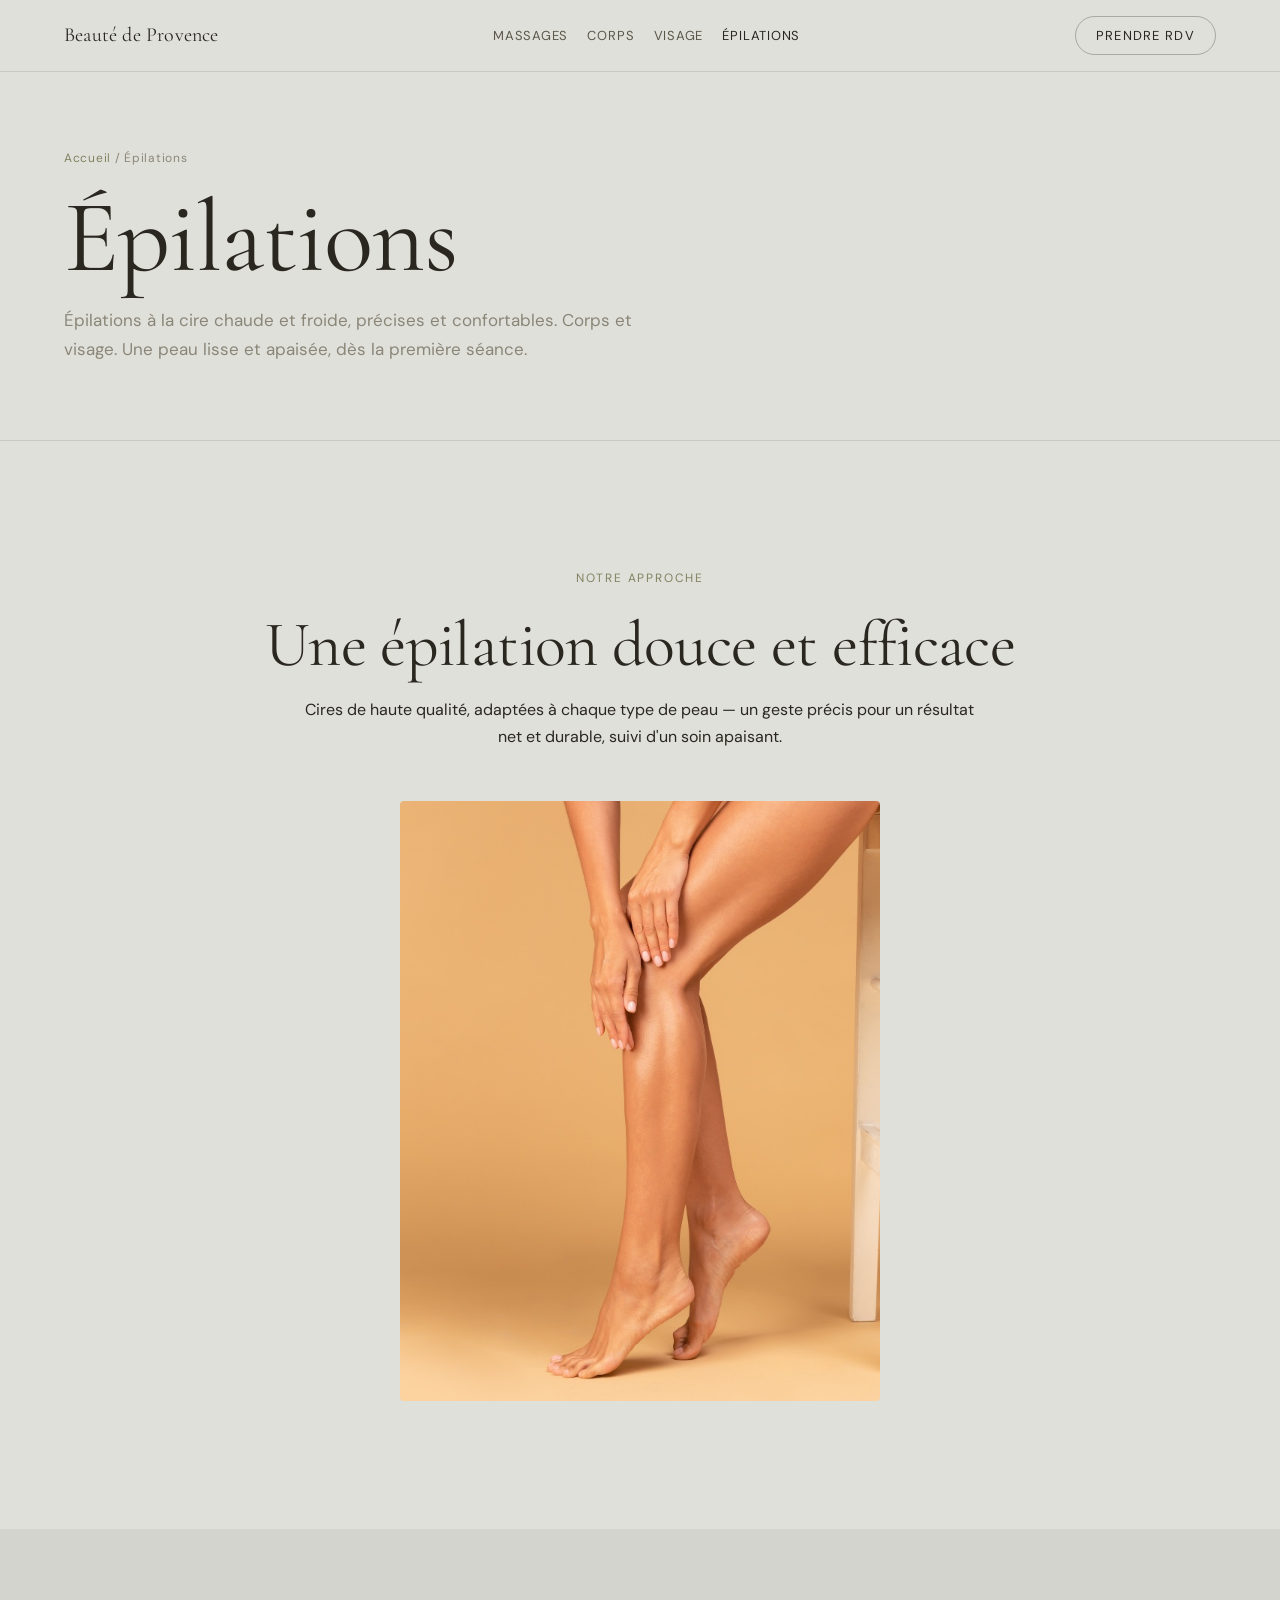
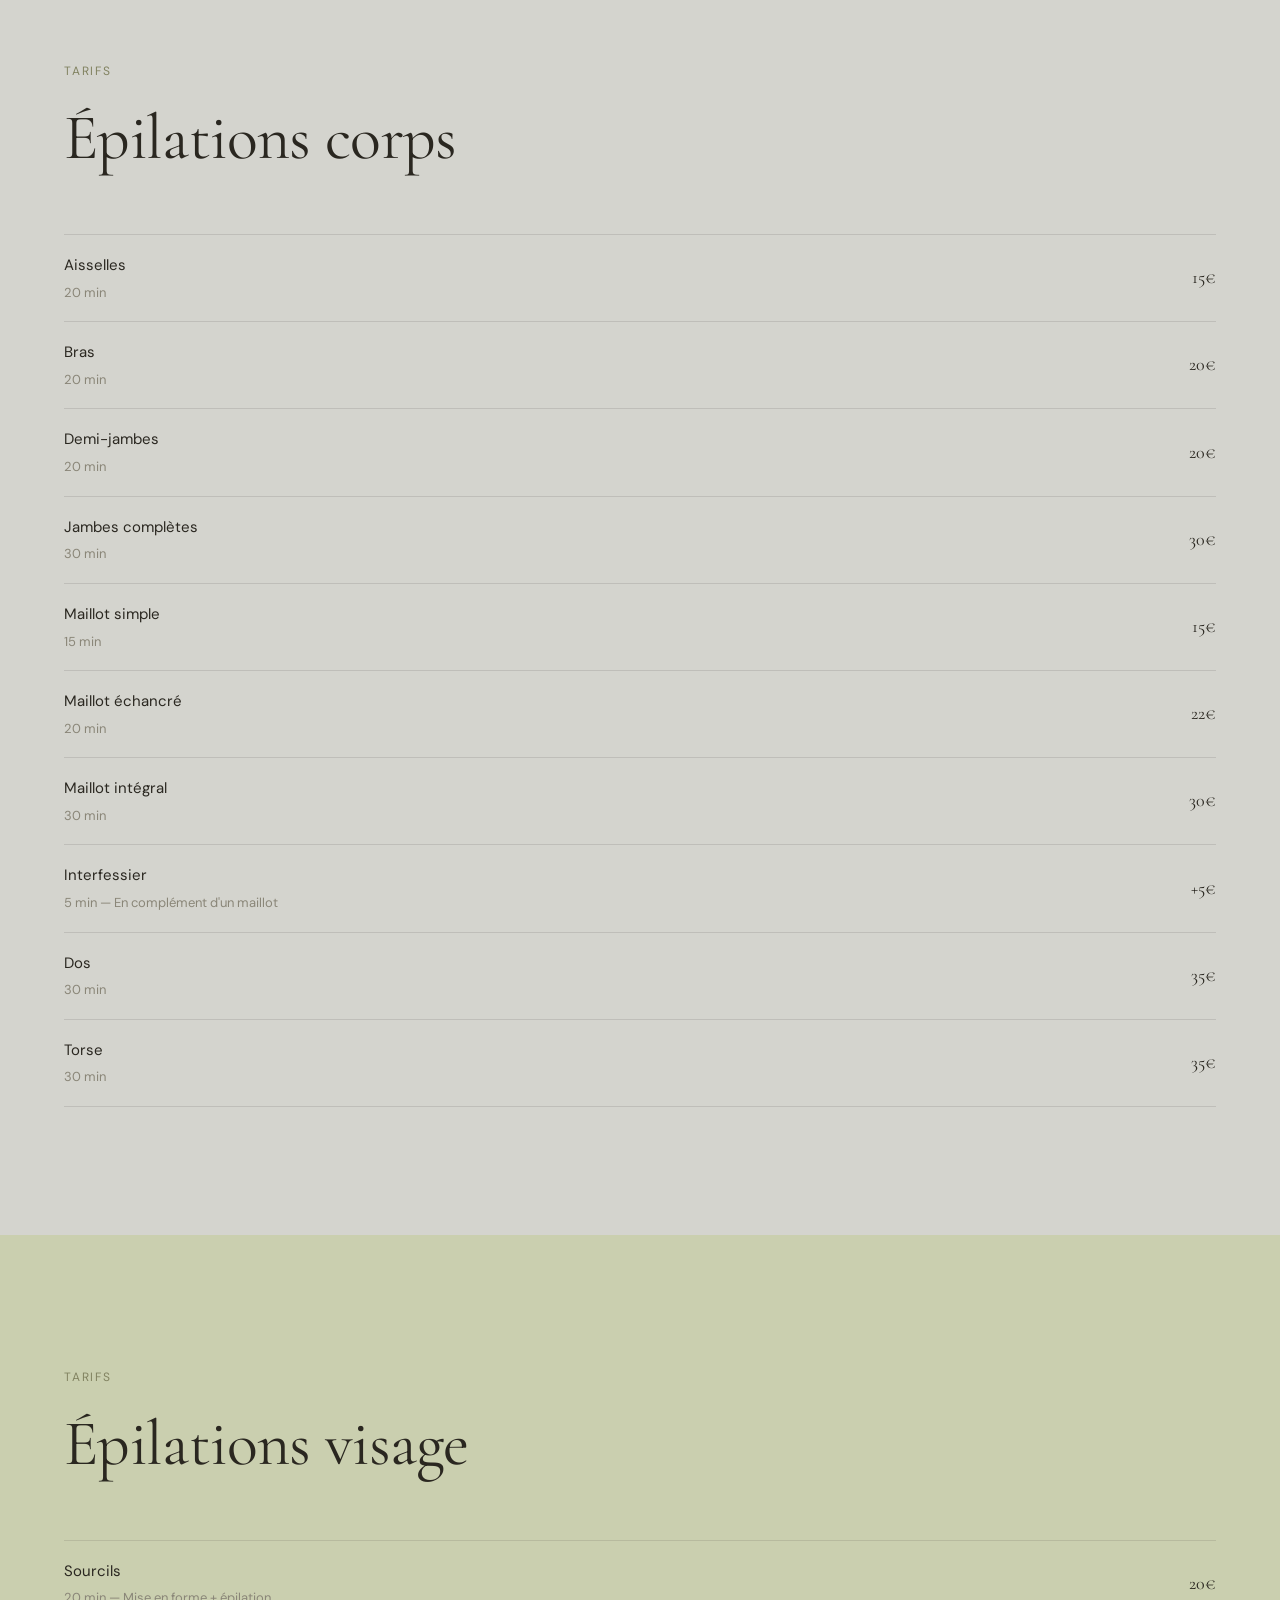
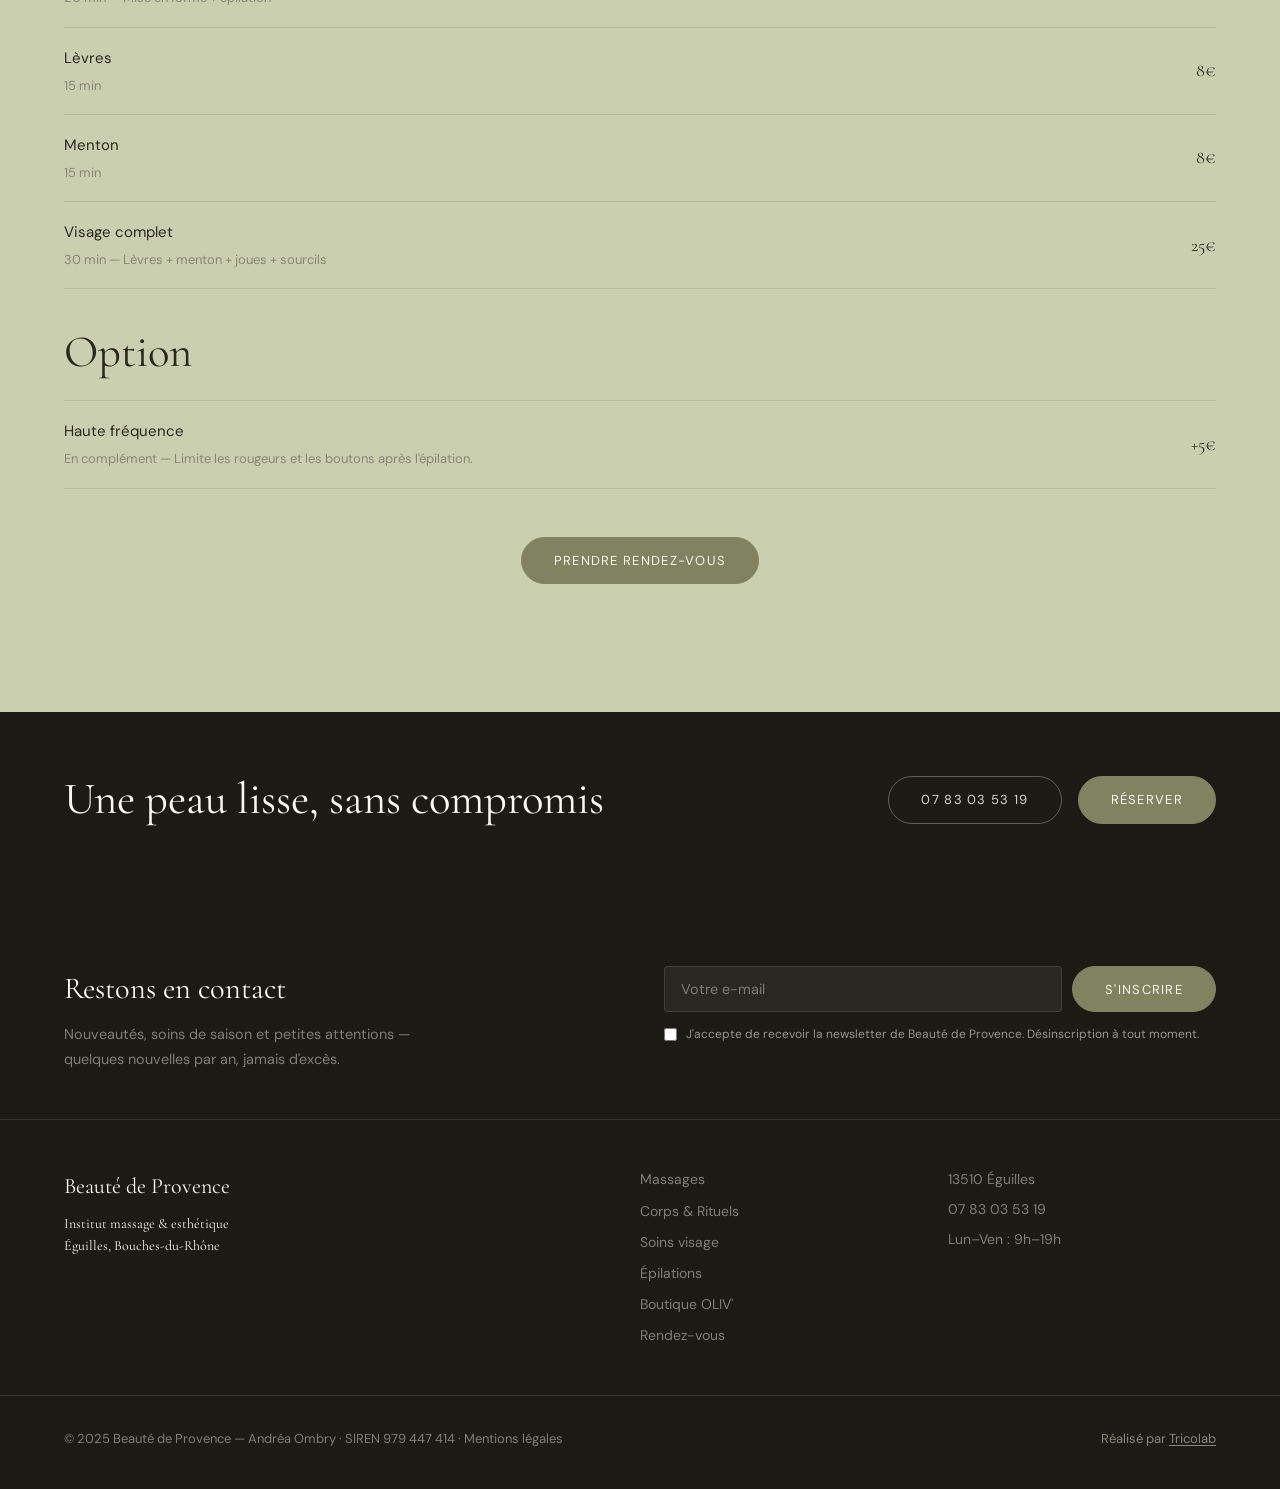
<file: epilations.html>
<!DOCTYPE html>
<html lang="fr">
<head>
  <meta charset="UTF-8">
  <meta name="viewport" content="width=device-width, initial-scale=1.0">
  <title>Épilations — Beauté de Provence, Éguilles</title>
  <meta name="description" content="Épilations à la cire à Éguilles. Corps, visage, sourcils. Épilation douce et efficace par Andréa Ombry, Institut Beauté de Provence.">
  <link rel="canonical" href="https://www.beautedeprovence.fr/epilations.html">
  <link rel="preconnect" href="https://fonts.googleapis.com">
  <link rel="preconnect" href="https://fonts.gstatic.com" crossorigin>
  <link href="https://fonts.googleapis.com/css2?family=Cormorant+Garamond:ital,wght@0,300;0,400;0,500;1,300;1,400&family=DM+Sans:wght@300;400;500&display=swap" rel="stylesheet">
  <link rel="stylesheet" href="css/main.css?v=20260704b">
  <link rel="icon" href="favicon.svg?v=20260704b" type="image/svg+xml">
  <link rel="icon" href="favicon-32.png?v=20260704b" sizes="32x32" type="image/png">
  <link rel="icon" href="favicon-16.png?v=20260704b" sizes="16x16" type="image/png">
  <link rel="apple-touch-icon" href="apple-touch-icon.png?v=20260704b">
</head>
<body>

<!-- NAV -->
<nav class="nav" id="nav">
  <div class="wrap nav__inner">
    <a href="index.html" class="nav__logo">Beauté de Provence</a>
    <ul class="nav__links">
      <li><a href="massages.html" class="nav__link">Massages</a></li>
      <li><a href="corps.html" class="nav__link">Corps</a></li>
      <li><a href="visage.html" class="nav__link">Visage</a></li>
      <li><a href="epilations.html" class="nav__link active">Épilations</a></li>
    </ul>
    <a href="rendez-vous.html" class="nav__cta">Prendre RDV</a>
    <button class="nav__burger" aria-label="Menu" aria-expanded="false">
      <span></span><span></span><span></span>
    </button>
  </div>
</nav>
<div class="nav__mobile">
  <a href="massages.html">Massages</a>
  <a href="corps.html">Corps &amp; Rituels</a>
  <a href="visage.html">Visage</a>
  <a href="epilations.html">Épilations</a>
  <a href="boutique-oliv.html">Boutique OLIV'</a>
  <a href="rendez-vous.html">Prendre rendez-vous</a>
</div>

<!-- PAGE HERO -->
<section class="page-hero">
  <div class="wrap page-hero__inner">
    <p class="breadcrumb"><a href="index.html">Accueil</a> / Épilations</p>
    <h1 class="d1">Épilations</h1>
    <p class="page-hero__sub">Épilations à la cire chaude et froide, précises et confortables. Corps et visage. Une peau lisse et apaisée, dès la première séance.</p>
  </div>
</section>

<!-- INTRO -->
<section class="section">
  <div class="wrap">
    <div class="split" data-reveal>
      <div class="split__text">
        <span class="eyebrow">Notre approche</span>
        <h2 class="d2">Une épilation douce et efficace</h2>
        <p class="body">Cires de haute qualité, adaptées à chaque type de peau — un geste précis pour un résultat net et durable, suivi d'un soin apaisant.</p>
      </div>
      <div class="split__visual">
        <div class="img-frame" style="aspect-ratio:4/5;overflow:hidden">
          <img src="assets/images/epilations-soin.jpg" alt="Épilations — Beauté de Provence" loading="lazy" style="width:100%;height:100%;object-fit:cover;object-position:center">
        </div>
      </div>
    </div>
  </div>
</section>

<!-- TARIFS CORPS -->
<section class="section section--alt">
  <div class="wrap">
    <div class="section-head" data-reveal>
      <span class="eyebrow">Tarifs</span>
      <h2 class="d2">Épilations corps</h2>
    </div>
    <div class="tarif-table" data-reveal>
      <div class="tarif-row">
        <div class="tarif-row__info">
          <span class="tarif-row__name">Aisselles</span>
          <span class="tarif-row__detail">20 min</span>
        </div>
        <span class="tarif-row__price">15€</span>
      </div>
      <div class="tarif-row">
        <div class="tarif-row__info">
          <span class="tarif-row__name">Bras</span>
          <span class="tarif-row__detail">20 min</span>
        </div>
        <span class="tarif-row__price">20€</span>
      </div>
      <div class="tarif-row">
        <div class="tarif-row__info">
          <span class="tarif-row__name">Demi-jambes</span>
          <span class="tarif-row__detail">20 min</span>
        </div>
        <span class="tarif-row__price">20€</span>
      </div>
      <div class="tarif-row">
        <div class="tarif-row__info">
          <span class="tarif-row__name">Jambes complètes</span>
          <span class="tarif-row__detail">30 min</span>
        </div>
        <span class="tarif-row__price">30€</span>
      </div>
      <div class="tarif-row">
        <div class="tarif-row__info">
          <span class="tarif-row__name">Maillot simple</span>
          <span class="tarif-row__detail">15 min</span>
        </div>
        <span class="tarif-row__price">15€</span>
      </div>
      <div class="tarif-row">
        <div class="tarif-row__info">
          <span class="tarif-row__name">Maillot échancré</span>
          <span class="tarif-row__detail">20 min</span>
        </div>
        <span class="tarif-row__price">22€</span>
      </div>
      <div class="tarif-row">
        <div class="tarif-row__info">
          <span class="tarif-row__name">Maillot intégral</span>
          <span class="tarif-row__detail">30 min</span>
        </div>
        <span class="tarif-row__price">30€</span>
      </div>
      <div class="tarif-row">
        <div class="tarif-row__info">
          <span class="tarif-row__name">Interfessier</span>
          <span class="tarif-row__detail">5 min — En complément d'un maillot</span>
        </div>
        <span class="tarif-row__price">+5€</span>
      </div>
      <div class="tarif-row">
        <div class="tarif-row__info">
          <span class="tarif-row__name">Dos</span>
          <span class="tarif-row__detail">30 min</span>
        </div>
        <span class="tarif-row__price">35€</span>
      </div>
      <div class="tarif-row">
        <div class="tarif-row__info">
          <span class="tarif-row__name">Torse</span>
          <span class="tarif-row__detail">30 min</span>
        </div>
        <span class="tarif-row__price">35€</span>
      </div>
    </div>
  </div>
</section>

<!-- TARIFS VISAGE -->
<section class="section section--olive">
  <div class="wrap">
    <div class="section-head" data-reveal>
      <span class="eyebrow">Tarifs</span>
      <h2 class="d2">Épilations visage</h2>
    </div>
    <div class="tarif-table" data-reveal>
      <div class="tarif-row">
        <div class="tarif-row__info">
          <span class="tarif-row__name">Sourcils</span>
          <span class="tarif-row__detail">20 min — Mise en forme + épilation</span>
        </div>
        <span class="tarif-row__price">20€</span>
      </div>
      <div class="tarif-row">
        <div class="tarif-row__info">
          <span class="tarif-row__name">Lèvres</span>
          <span class="tarif-row__detail">15 min</span>
        </div>
        <span class="tarif-row__price">8€</span>
      </div>
      <div class="tarif-row">
        <div class="tarif-row__info">
          <span class="tarif-row__name">Menton</span>
          <span class="tarif-row__detail">15 min</span>
        </div>
        <span class="tarif-row__price">8€</span>
      </div>
      <div class="tarif-row">
        <div class="tarif-row__info">
          <span class="tarif-row__name">Visage complet</span>
          <span class="tarif-row__detail">30 min — Lèvres + menton + joues + sourcils</span>
        </div>
        <span class="tarif-row__price">25€</span>
      </div>
    </div>

    <div style="margin-top:2.5rem" data-reveal>
      <h3 class="d3" style="margin-bottom:1.5rem">Option</h3>
      <div class="tarif-table">
        <div class="tarif-row">
          <div class="tarif-row__info">
            <span class="tarif-row__name">Haute fréquence</span>
            <span class="tarif-row__detail">En complément — Limite les rougeurs et les boutons après l'épilation.</span>
          </div>
          <span class="tarif-row__price">+5€</span>
        </div>
      </div>
    </div>

    <div style="margin-top:3rem;text-align:center" data-reveal>
      <a href="rendez-vous.html" class="btn btn--olive">Prendre rendez-vous</a>
    </div>
  </div>
</section>

<!-- CTA -->
<section class="contact-strip">
  <div class="wrap contact-strip__inner">
    <p class="d3">Une peau lisse, sans compromis</p>
    <div class="contact-strip__actions">
      <a href="tel:+33783035319" class="btn btn--ghost">07 83 03 53 19</a>
      <a href="rendez-vous.html" class="btn btn--olive">Réserver</a>
    </div>
  </div>
</section>

<!-- FOOTER -->
<footer class="footer">
  <div class="footer__nl">
    <div class="wrap footer__nl-inner">
      <div>
        <p class="footer__nl-title">Restons en contact</p>
        <p class="footer__nl-sub">Nouveautés, soins de saison et petites attentions — quelques nouvelles par an, jamais d'excès.</p>
      </div>
      <form class="nl-form" novalidate>
        <div class="nl-form__row">
          <input type="email" name="email" class="nl-form__input" placeholder="Votre e-mail" autocomplete="email" aria-label="Votre adresse e-mail" required>
          <button type="submit" class="btn btn--olive nl-form__btn">S'inscrire</button>
        </div>
        <label class="nl-form__consent">
          <input type="checkbox" class="nl-form__check" required>
          <span>J'accepte de recevoir la newsletter de Beauté de Provence. Désinscription à tout moment.</span>
        </label>
        <p class="nl-form__msg" role="status" aria-live="polite"></p>
      </form>
    </div>
  </div>
  <div class="wrap footer__inner">
    <div class="footer__brand">
      <p class="footer__logo">Beauté de Provence</p>
      <p class="footer__tagline">Institut massage &amp; esthétique<br>Éguilles, Bouches-du-Rhône</p>
    </div>
    <nav class="footer__nav">
      <a href="massages.html">Massages</a>
      <a href="corps.html">Corps &amp; Rituels</a>
      <a href="visage.html">Soins visage</a>
      <a href="epilations.html">Épilations</a>
      <a href="boutique-oliv.html">Boutique OLIV'</a>
      <a href="rendez-vous.html">Rendez-vous</a>
    </nav>
    <div class="footer__contact">
      <p>13510 Éguilles</p>
      <p><a href="tel:+33783035319">07 83 03 53 19</a></p>
      <p>Lun–Ven : 9h–19h</p>
    </div>
  </div>
  <div class="footer__bottom">
    <p>© 2025 Beauté de Provence — Andréa Ombry · SIREN 979 447 414 · <a href="mentions-legales.html">Mentions légales</a></p>
    <p class="footer__credit">Réalisé par <a href="https://www.tricolab.fr" target="_blank" rel="noopener">Tricolab</a></p>
  </div>
</footer>

<button class="back-top" aria-label="Retour en haut">↑</button>
<script src="js/app.js?v=20260704b"></script>
</body>
</html>
</file>
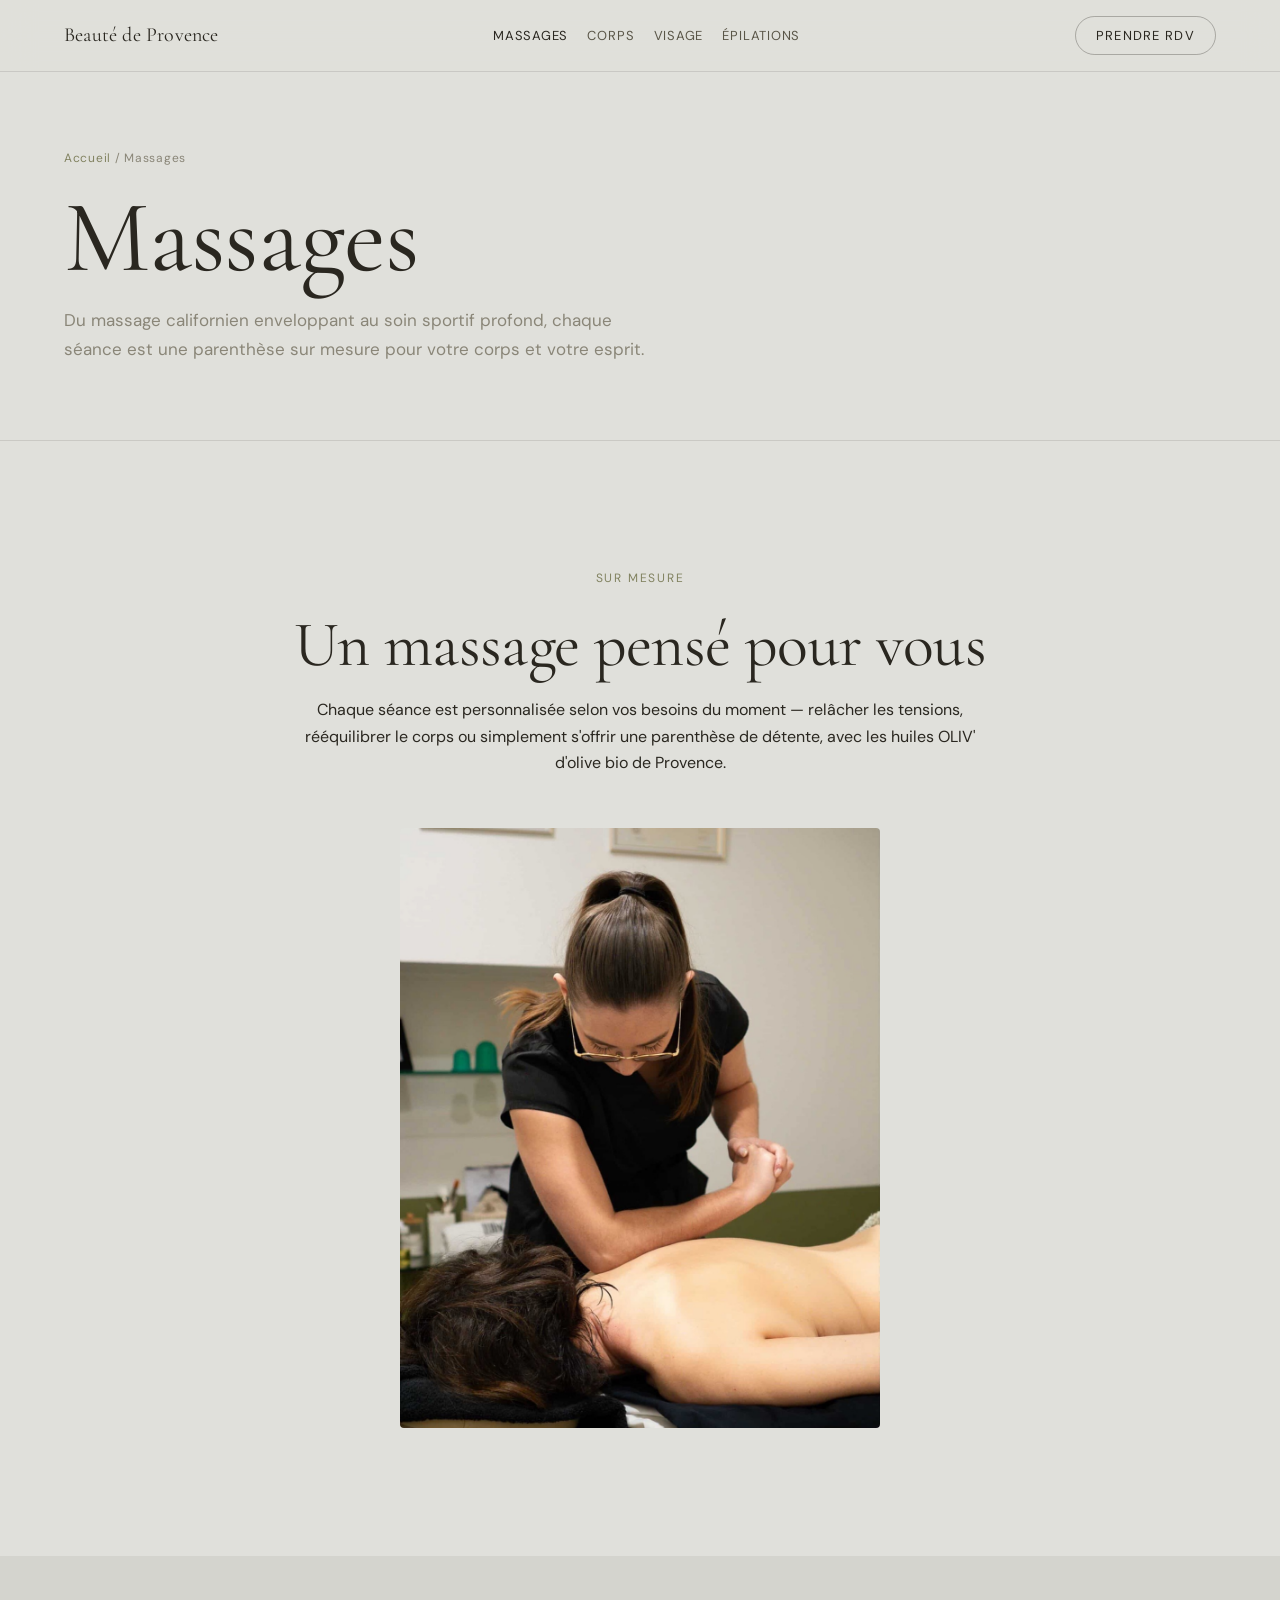
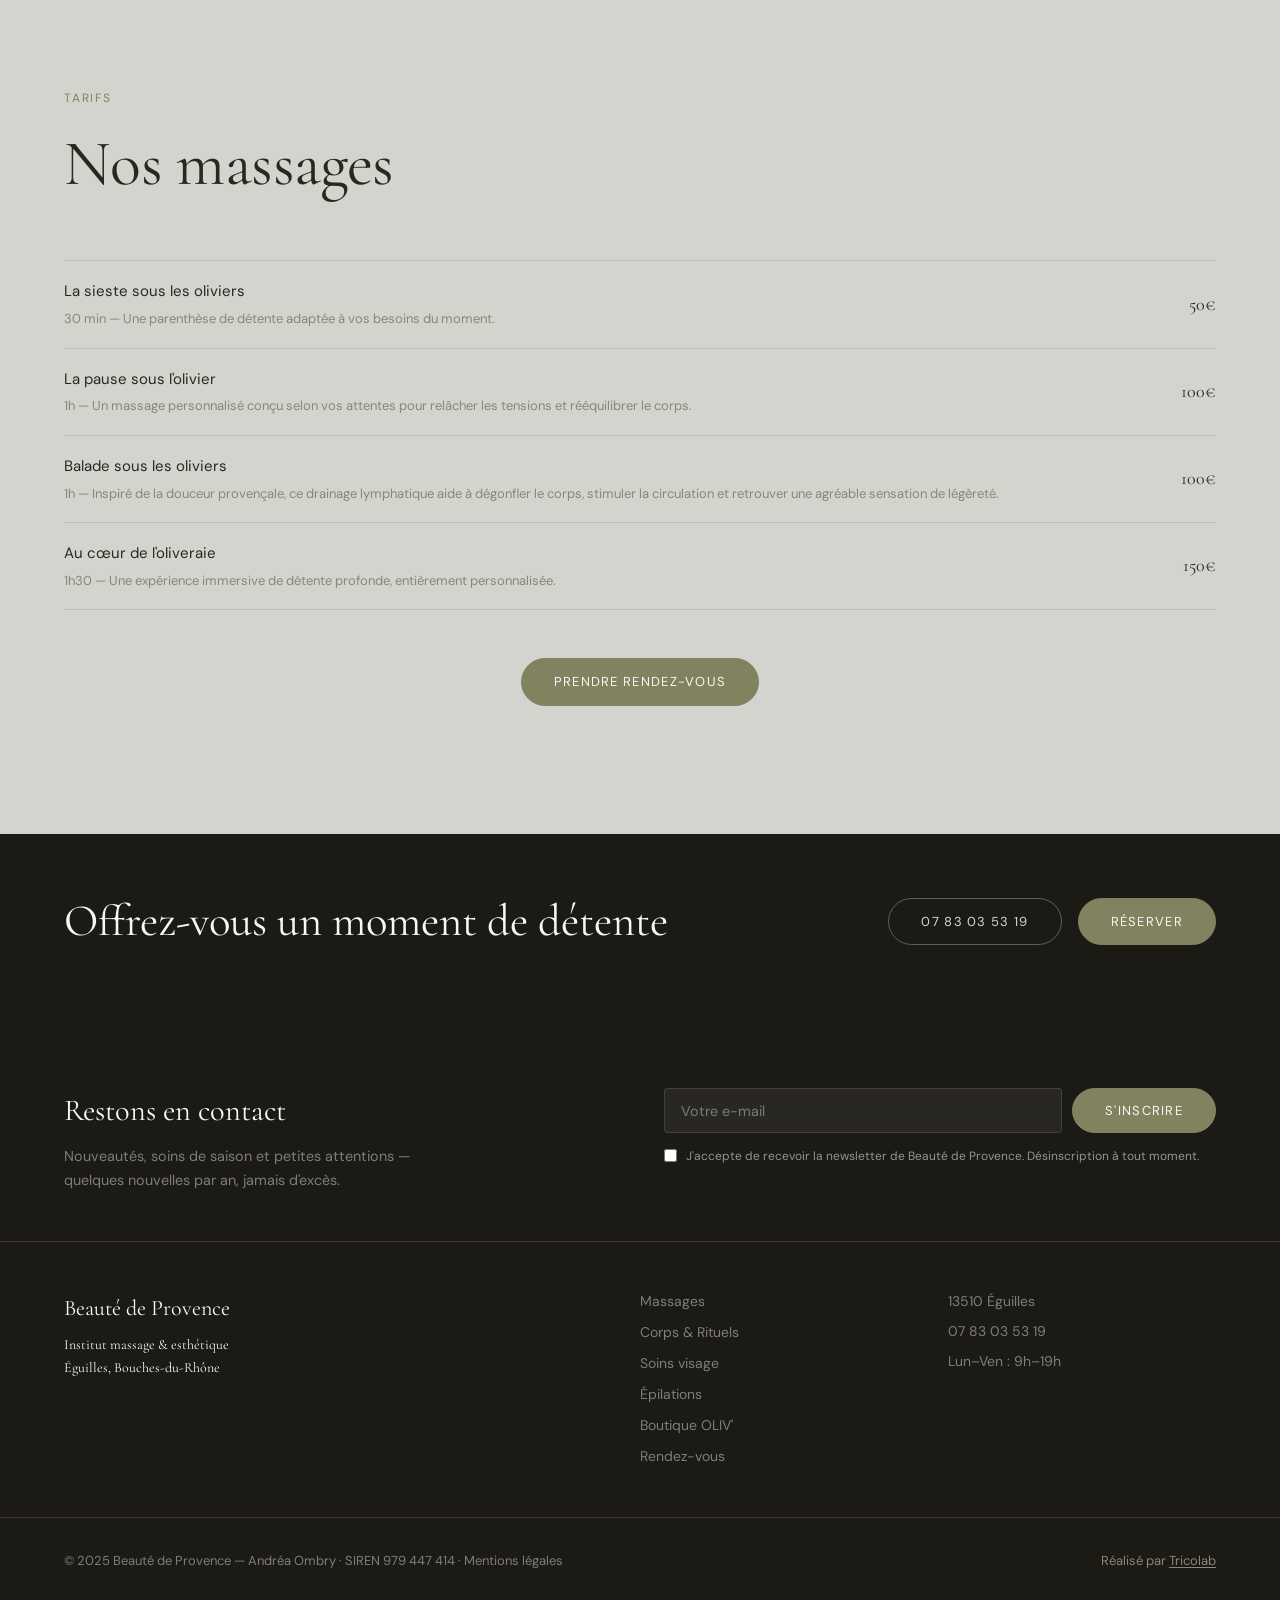
<file: massages.html>
<!DOCTYPE html>
<html lang="fr">
<head>
  <meta charset="UTF-8">
  <meta name="viewport" content="width=device-width, initial-scale=1.0">
  <title>Massages — Beauté de Provence, Éguilles</title>
  <meta name="description" content="Massages bien-être à Éguilles : californien, sportif, relaxant. Séances sur mesure par Andréa Ombry. Détente profonde, récupération, soulagement des tensions.">
  <link rel="canonical" href="https://www.beautedeprovence.fr/massages.html">
  <link rel="preconnect" href="https://fonts.googleapis.com">
  <link rel="preconnect" href="https://fonts.gstatic.com" crossorigin>
  <link href="https://fonts.googleapis.com/css2?family=Cormorant+Garamond:ital,wght@0,300;0,400;0,500;1,300;1,400&family=DM+Sans:wght@300;400;500&display=swap" rel="stylesheet">
  <link rel="stylesheet" href="css/main.css?v=20260704b">
  <link rel="icon" href="favicon.svg?v=20260704b" type="image/svg+xml">
  <link rel="icon" href="favicon-32.png?v=20260704b" sizes="32x32" type="image/png">
  <link rel="icon" href="favicon-16.png?v=20260704b" sizes="16x16" type="image/png">
  <link rel="apple-touch-icon" href="apple-touch-icon.png?v=20260704b">
</head>
<body>

<!-- NAV -->
<nav class="nav" id="nav">
  <div class="wrap nav__inner">
    <a href="index.html" class="nav__logo">Beauté de Provence</a>
    <ul class="nav__links">
      <li><a href="massages.html" class="nav__link active">Massages</a></li>
      <li><a href="corps.html" class="nav__link">Corps</a></li>
      <li><a href="visage.html" class="nav__link">Visage</a></li>
      <li><a href="epilations.html" class="nav__link">Épilations</a></li>
    </ul>
    <a href="rendez-vous.html" class="nav__cta">Prendre RDV</a>
    <button class="nav__burger" aria-label="Menu" aria-expanded="false">
      <span></span><span></span><span></span>
    </button>
  </div>
</nav>
<div class="nav__mobile">
  <a href="massages.html">Massages</a>
  <a href="corps.html">Corps &amp; Rituels</a>
  <a href="visage.html">Visage</a>
  <a href="epilations.html">Épilations</a>
  <a href="boutique-oliv.html">Boutique OLIV'</a>
  <a href="rendez-vous.html">Prendre rendez-vous</a>
</div>

<!-- PAGE HERO -->
<section class="page-hero">
  <div class="wrap page-hero__inner">
    <p class="breadcrumb"><a href="index.html">Accueil</a> / Massages</p>
    <h1 class="d1">Massages</h1>
    <p class="page-hero__sub">Du massage californien enveloppant au soin sportif profond, chaque séance est une parenthèse sur mesure pour votre corps et votre esprit.</p>
  </div>
</section>

<!-- INTRO -->
<section class="section">
  <div class="wrap">
    <div class="split" data-reveal>
      <div class="split__text">
        <span class="eyebrow">Sur mesure</span>
        <h2 class="d2">Un massage pensé pour vous</h2>
        <p class="body">Chaque séance est personnalisée selon vos besoins du moment — relâcher les tensions, rééquilibrer le corps ou simplement s'offrir une parenthèse de détente, avec les huiles OLIV' d'olive bio de Provence.</p>
      </div>
      <div class="split__visual">
        <div class="img-frame" style="aspect-ratio:4/5;overflow:hidden">
          <img src="assets/images/massage-detente.jpg" alt="Massage sur mesure — Beauté de Provence" loading="lazy" style="width:100%;height:100%;object-fit:cover;object-position:center">
        </div>
      </div>
    </div>
  </div>
</section>

<!-- TARIFS MASSAGES -->
<section class="section section--alt">
  <div class="wrap">
    <div class="section-head" data-reveal>
      <span class="eyebrow">Tarifs</span>
      <h2 class="d2">Nos massages</h2>
    </div>
    <div class="tarif-table" data-reveal>
      <div class="tarif-row">
        <div class="tarif-row__info">
          <span class="tarif-row__name">La sieste sous les oliviers</span>
          <span class="tarif-row__detail">30 min — Une parenthèse de détente adaptée à vos besoins du moment.</span>
        </div>
        <span class="tarif-row__price">50€</span>
      </div>
      <div class="tarif-row">
        <div class="tarif-row__info">
          <span class="tarif-row__name">La pause sous l'olivier</span>
          <span class="tarif-row__detail">1h — Un massage personnalisé conçu selon vos attentes pour relâcher les tensions et rééquilibrer le corps.</span>
        </div>
        <span class="tarif-row__price">100€</span>
      </div>
      <div class="tarif-row">
        <div class="tarif-row__info">
          <span class="tarif-row__name">Balade sous les oliviers</span>
          <span class="tarif-row__detail">1h — Inspiré de la douceur provençale, ce drainage lymphatique aide à dégonfler le corps, stimuler la circulation et retrouver une agréable sensation de légèreté.</span>
        </div>
        <span class="tarif-row__price">100€</span>
      </div>
      <div class="tarif-row">
        <div class="tarif-row__info">
          <span class="tarif-row__name">Au cœur de l'oliveraie</span>
          <span class="tarif-row__detail">1h30 — Une expérience immersive de détente profonde, entièrement personnalisée.</span>
        </div>
        <span class="tarif-row__price">150€</span>
      </div>
    </div>
    <div style="margin-top:3rem;text-align:center" data-reveal>
      <a href="rendez-vous.html" class="btn btn--olive">Prendre rendez-vous</a>
    </div>
  </div>
</section>

<!-- CTA -->
<section class="contact-strip">
  <div class="wrap contact-strip__inner">
    <p class="d3">Offrez-vous un moment de détente</p>
    <div class="contact-strip__actions">
      <a href="tel:+33783035319" class="btn btn--ghost">07 83 03 53 19</a>
      <a href="rendez-vous.html" class="btn btn--olive">Réserver</a>
    </div>
  </div>
</section>

<!-- FOOTER -->
<footer class="footer">
  <div class="footer__nl">
    <div class="wrap footer__nl-inner">
      <div>
        <p class="footer__nl-title">Restons en contact</p>
        <p class="footer__nl-sub">Nouveautés, soins de saison et petites attentions — quelques nouvelles par an, jamais d'excès.</p>
      </div>
      <form class="nl-form" novalidate>
        <div class="nl-form__row">
          <input type="email" name="email" class="nl-form__input" placeholder="Votre e-mail" autocomplete="email" aria-label="Votre adresse e-mail" required>
          <button type="submit" class="btn btn--olive nl-form__btn">S'inscrire</button>
        </div>
        <label class="nl-form__consent">
          <input type="checkbox" class="nl-form__check" required>
          <span>J'accepte de recevoir la newsletter de Beauté de Provence. Désinscription à tout moment.</span>
        </label>
        <p class="nl-form__msg" role="status" aria-live="polite"></p>
      </form>
    </div>
  </div>
  <div class="wrap footer__inner">
    <div class="footer__brand">
      <p class="footer__logo">Beauté de Provence</p>
      <p class="footer__tagline">Institut massage &amp; esthétique<br>Éguilles, Bouches-du-Rhône</p>
    </div>
    <nav class="footer__nav">
      <a href="massages.html">Massages</a>
      <a href="corps.html">Corps &amp; Rituels</a>
      <a href="visage.html">Soins visage</a>
      <a href="epilations.html">Épilations</a>
      <a href="boutique-oliv.html">Boutique OLIV'</a>
      <a href="rendez-vous.html">Rendez-vous</a>
    </nav>
    <div class="footer__contact">
      <p>13510 Éguilles</p>
      <p><a href="tel:+33783035319">07 83 03 53 19</a></p>
      <p>Lun–Ven : 9h–19h</p>
    </div>
  </div>
  <div class="footer__bottom">
    <p>© 2025 Beauté de Provence — Andréa Ombry · SIREN 979 447 414 · <a href="mentions-legales.html">Mentions légales</a></p>
    <p class="footer__credit">Réalisé par <a href="https://www.tricolab.fr" target="_blank" rel="noopener">Tricolab</a></p>
  </div>
</footer>

<button class="back-top" aria-label="Retour en haut">↑</button>
<script src="js/app.js?v=20260704b"></script>
</body>
</html>
</file>
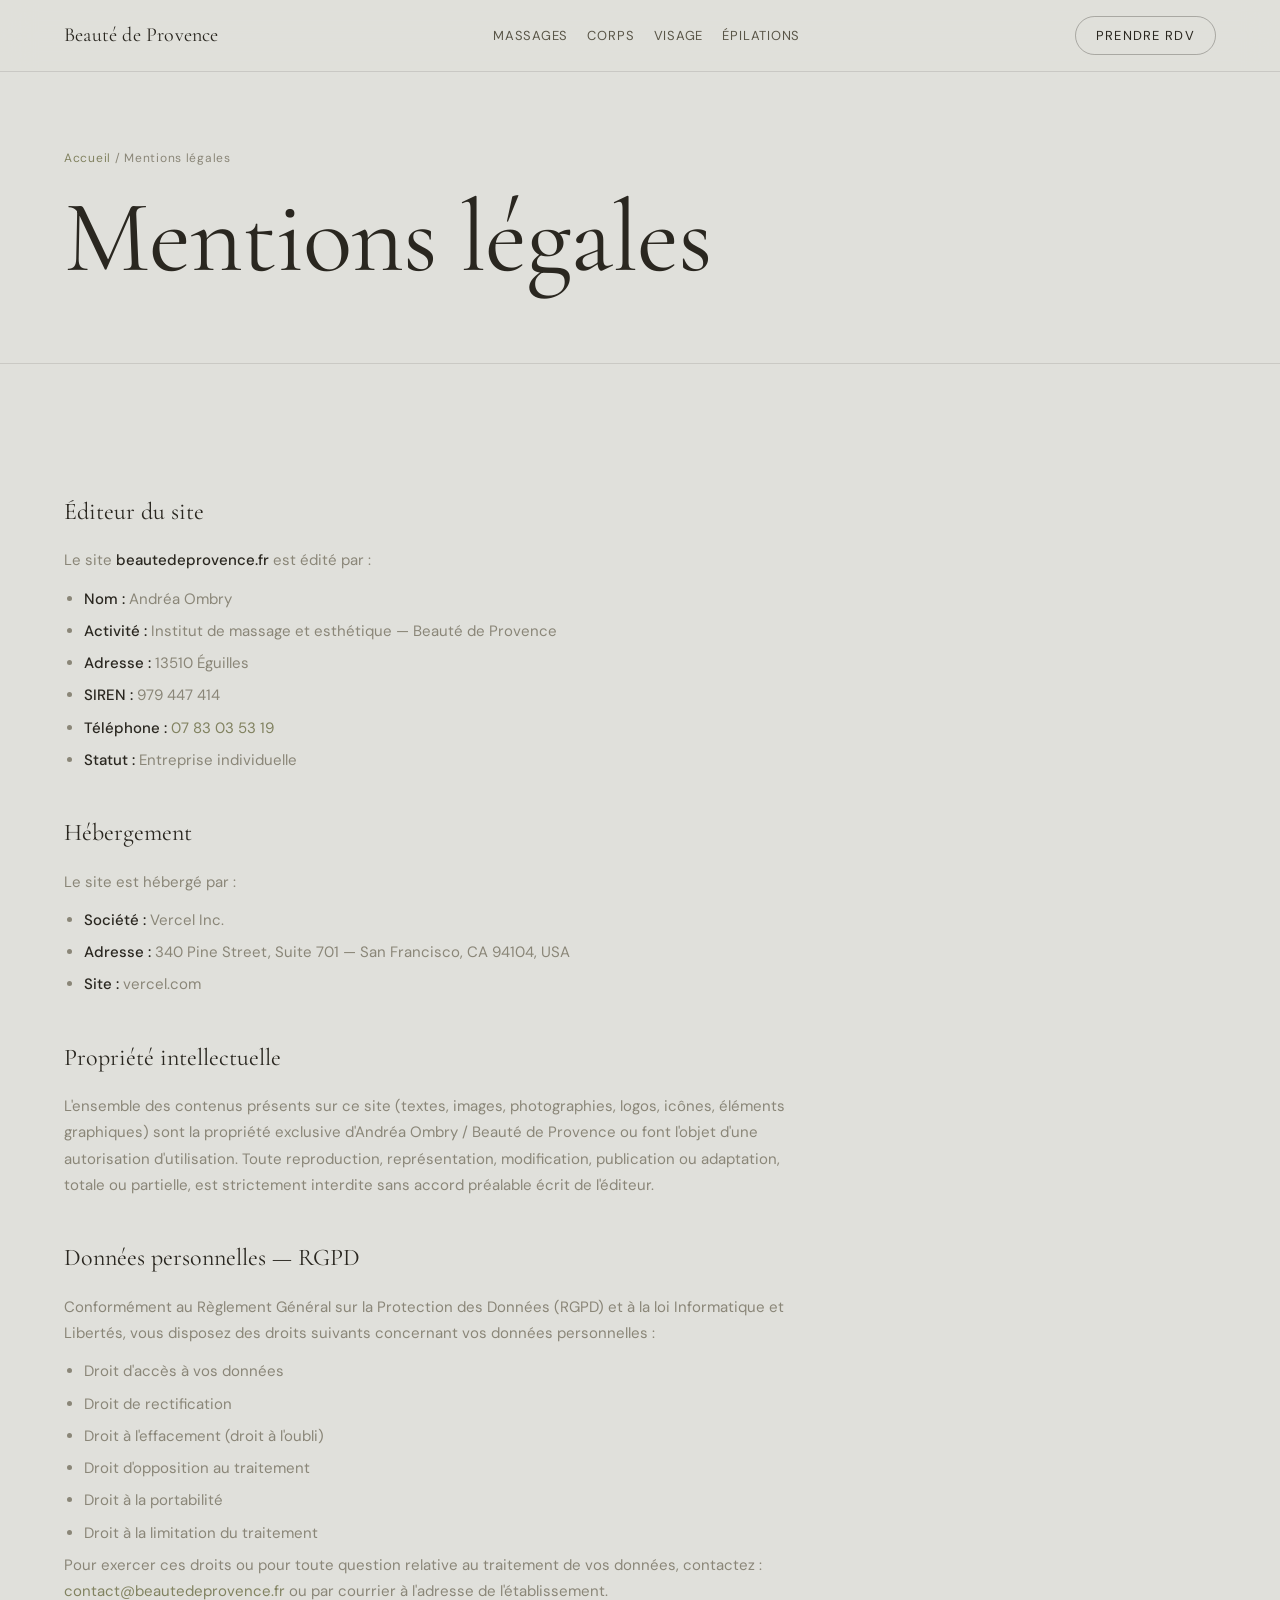
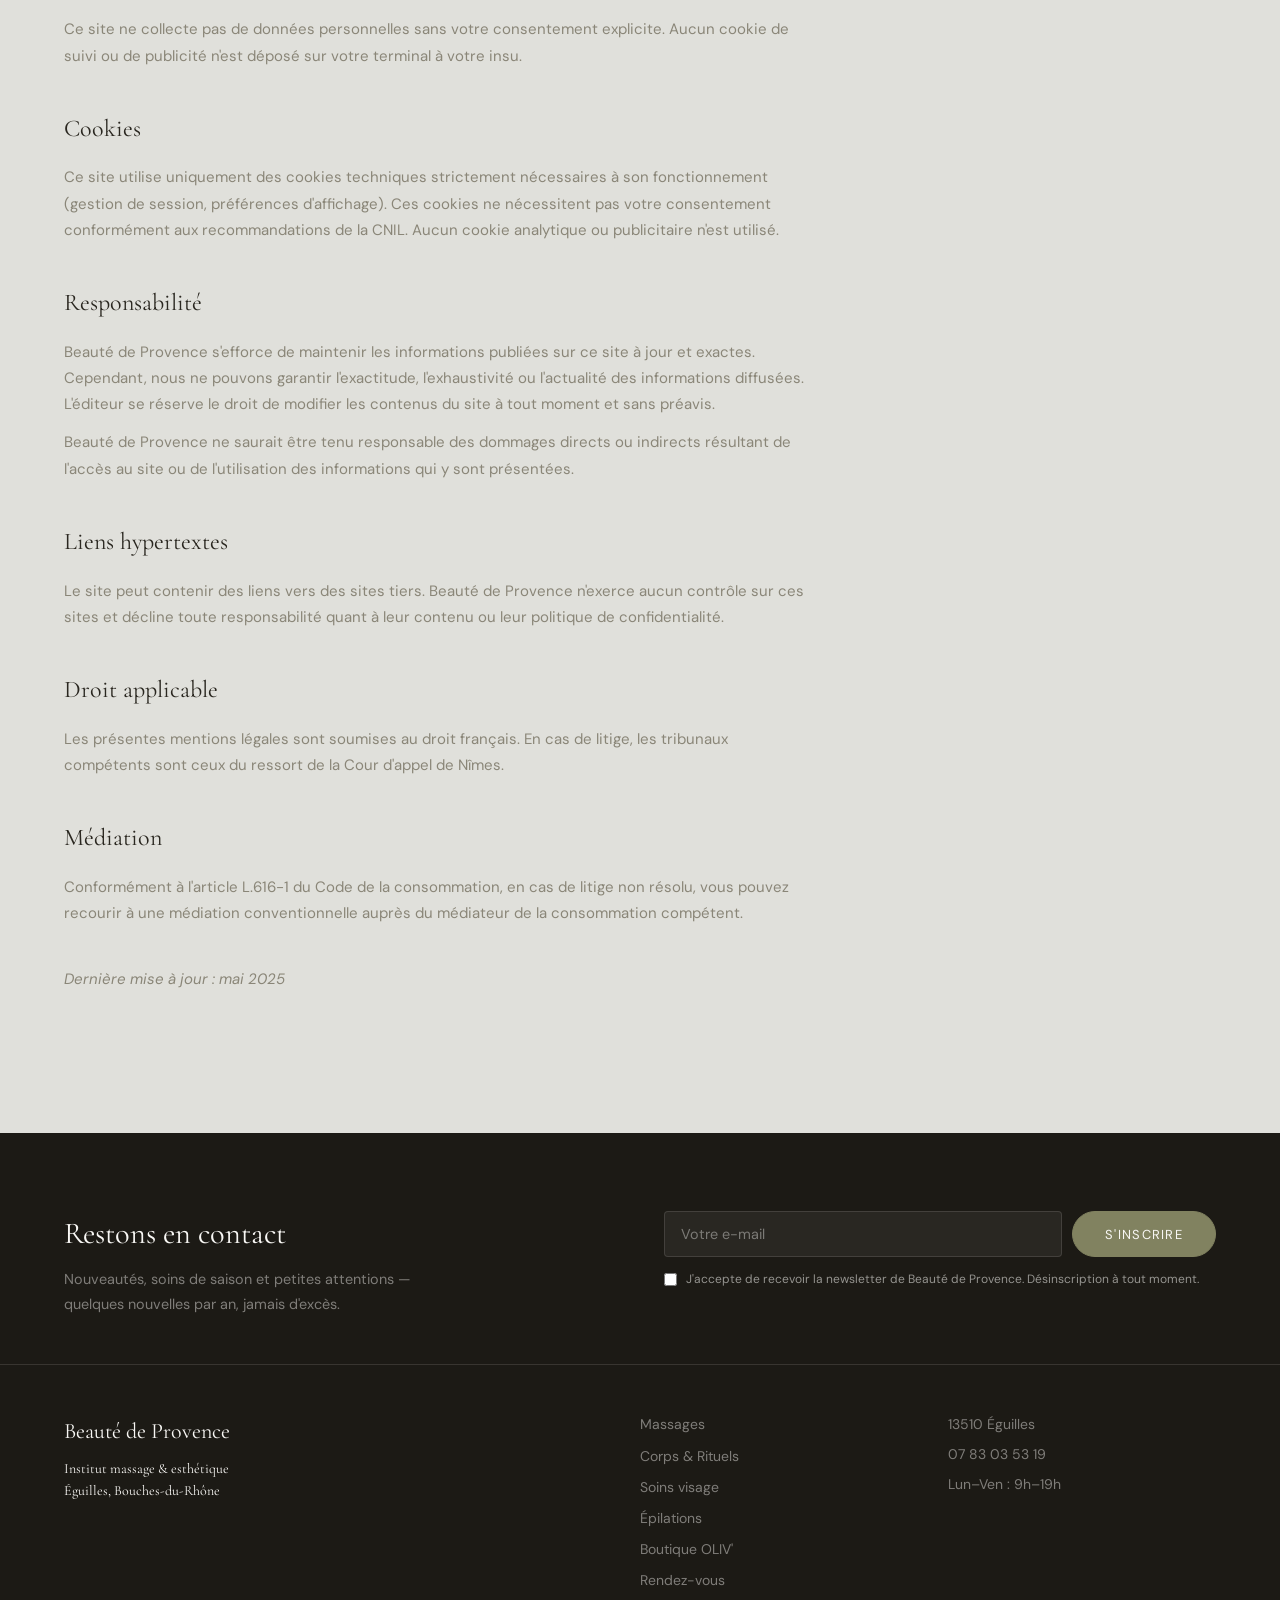
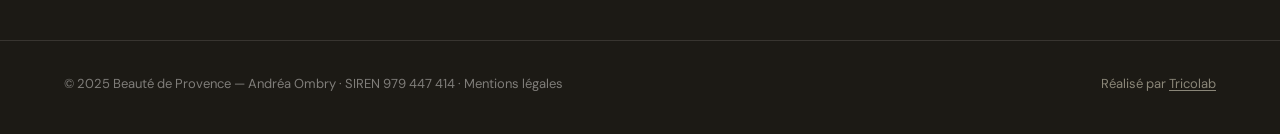
<file: mentions-legales.html>
<!DOCTYPE html>
<html lang="fr">
<head>
  <meta charset="UTF-8">
  <meta name="viewport" content="width=device-width, initial-scale=1.0">
  <title>Mentions légales — Beauté de Provence</title>
  <meta name="description" content="Mentions légales et politique de confidentialité — Institut Beauté de Provence, Andréa Ombry, Éguilles.">
  <meta name="robots" content="noindex,follow">
  <link rel="preconnect" href="https://fonts.googleapis.com">
  <link rel="preconnect" href="https://fonts.gstatic.com" crossorigin>
  <link href="https://fonts.googleapis.com/css2?family=Cormorant+Garamond:ital,wght@0,300;0,400;0,500;1,300;1,400&family=DM+Sans:wght@300;400;500&display=swap" rel="stylesheet">
  <link rel="stylesheet" href="css/main.css?v=20260704b">
  <link rel="icon" href="favicon.svg?v=20260704b" type="image/svg+xml">
  <link rel="icon" href="favicon-32.png?v=20260704b" sizes="32x32" type="image/png">
  <link rel="icon" href="favicon-16.png?v=20260704b" sizes="16x16" type="image/png">
  <link rel="apple-touch-icon" href="apple-touch-icon.png?v=20260704b">
</head>
<body>

<!-- NAV -->
<nav class="nav" id="nav">
  <div class="wrap nav__inner">
    <a href="index.html" class="nav__logo">Beauté de Provence</a>
    <ul class="nav__links">
      <li><a href="massages.html" class="nav__link">Massages</a></li>
      <li><a href="corps.html" class="nav__link">Corps</a></li>
      <li><a href="visage.html" class="nav__link">Visage</a></li>
      <li><a href="epilations.html" class="nav__link">Épilations</a></li>
    </ul>
    <a href="rendez-vous.html" class="nav__cta">Prendre RDV</a>
    <button class="nav__burger" aria-label="Menu" aria-expanded="false">
      <span></span><span></span><span></span>
    </button>
  </div>
</nav>
<div class="nav__mobile">
  <a href="massages.html">Massages</a>
  <a href="corps.html">Corps &amp; Rituels</a>
  <a href="visage.html">Visage</a>
  <a href="epilations.html">Épilations</a>
  <a href="boutique-oliv.html">Boutique OLIV'</a>
  <a href="rendez-vous.html">Prendre rendez-vous</a>
</div>

<!-- PAGE HERO -->
<section class="page-hero">
  <div class="wrap page-hero__inner">
    <p class="breadcrumb"><a href="index.html">Accueil</a> / Mentions légales</p>
    <h1 class="d1">Mentions légales</h1>
  </div>
</section>

<!-- CONTENT -->
<section class="section">
  <div class="wrap">
    <div class="legal-content" data-reveal>

      <h2>Éditeur du site</h2>
      <p>Le site <strong>beautedeprovence.fr</strong> est édité par :</p>
      <ul>
        <li><strong>Nom :</strong> Andréa Ombry</li>
        <li><strong>Activité :</strong> Institut de massage et esthétique — Beauté de Provence</li>
        <li><strong>Adresse :</strong> 13510 Éguilles</li>
        <li><strong>SIREN :</strong> 979 447 414</li>
        <li><strong>Téléphone :</strong> <a href="tel:+33783035319">07 83 03 53 19</a></li>
        <li><strong>Statut :</strong> Entreprise individuelle</li>
      </ul>

      <h2>Hébergement</h2>
      <p>Le site est hébergé par :</p>
      <ul>
        <li><strong>Société :</strong> Vercel Inc.</li>
        <li><strong>Adresse :</strong> 340 Pine Street, Suite 701 — San Francisco, CA 94104, USA</li>
        <li><strong>Site :</strong> vercel.com</li>
      </ul>

      <h2>Propriété intellectuelle</h2>
      <p>L'ensemble des contenus présents sur ce site (textes, images, photographies, logos, icônes, éléments graphiques) sont la propriété exclusive d'Andréa Ombry / Beauté de Provence ou font l'objet d'une autorisation d'utilisation. Toute reproduction, représentation, modification, publication ou adaptation, totale ou partielle, est strictement interdite sans accord préalable écrit de l'éditeur.</p>

      <h2>Données personnelles — RGPD</h2>
      <p>Conformément au Règlement Général sur la Protection des Données (RGPD) et à la loi Informatique et Libertés, vous disposez des droits suivants concernant vos données personnelles :</p>
      <ul>
        <li>Droit d'accès à vos données</li>
        <li>Droit de rectification</li>
        <li>Droit à l'effacement (droit à l'oubli)</li>
        <li>Droit d'opposition au traitement</li>
        <li>Droit à la portabilité</li>
        <li>Droit à la limitation du traitement</li>
      </ul>
      <p>Pour exercer ces droits ou pour toute question relative au traitement de vos données, contactez : <a href="mailto:contact@beautedeprovence.fr">contact@beautedeprovence.fr</a> ou par courrier à l'adresse de l'établissement.</p>
      <p>Ce site ne collecte pas de données personnelles sans votre consentement explicite. Aucun cookie de suivi ou de publicité n'est déposé sur votre terminal à votre insu.</p>

      <h2>Cookies</h2>
      <p>Ce site utilise uniquement des cookies techniques strictement nécessaires à son fonctionnement (gestion de session, préférences d'affichage). Ces cookies ne nécessitent pas votre consentement conformément aux recommandations de la CNIL. Aucun cookie analytique ou publicitaire n'est utilisé.</p>

      <h2>Responsabilité</h2>
      <p>Beauté de Provence s'efforce de maintenir les informations publiées sur ce site à jour et exactes. Cependant, nous ne pouvons garantir l'exactitude, l'exhaustivité ou l'actualité des informations diffusées. L'éditeur se réserve le droit de modifier les contenus du site à tout moment et sans préavis.</p>
      <p>Beauté de Provence ne saurait être tenu responsable des dommages directs ou indirects résultant de l'accès au site ou de l'utilisation des informations qui y sont présentées.</p>

      <h2>Liens hypertextes</h2>
      <p>Le site peut contenir des liens vers des sites tiers. Beauté de Provence n'exerce aucun contrôle sur ces sites et décline toute responsabilité quant à leur contenu ou leur politique de confidentialité.</p>

      <h2>Droit applicable</h2>
      <p>Les présentes mentions légales sont soumises au droit français. En cas de litige, les tribunaux compétents sont ceux du ressort de la Cour d'appel de Nîmes.</p>

      <h2>Médiation</h2>
      <p>Conformément à l'article L.616-1 du Code de la consommation, en cas de litige non résolu, vous pouvez recourir à une médiation conventionnelle auprès du médiateur de la consommation compétent.</p>

      <p class="legal-update"><em>Dernière mise à jour : mai 2025</em></p>

    </div>
  </div>
</section>

<!-- FOOTER -->
<footer class="footer">
  <div class="footer__nl">
    <div class="wrap footer__nl-inner">
      <div>
        <p class="footer__nl-title">Restons en contact</p>
        <p class="footer__nl-sub">Nouveautés, soins de saison et petites attentions — quelques nouvelles par an, jamais d'excès.</p>
      </div>
      <form class="nl-form" novalidate>
        <div class="nl-form__row">
          <input type="email" name="email" class="nl-form__input" placeholder="Votre e-mail" autocomplete="email" aria-label="Votre adresse e-mail" required>
          <button type="submit" class="btn btn--olive nl-form__btn">S'inscrire</button>
        </div>
        <label class="nl-form__consent">
          <input type="checkbox" class="nl-form__check" required>
          <span>J'accepte de recevoir la newsletter de Beauté de Provence. Désinscription à tout moment.</span>
        </label>
        <p class="nl-form__msg" role="status" aria-live="polite"></p>
      </form>
    </div>
  </div>
  <div class="wrap footer__inner">
    <div class="footer__brand">
      <p class="footer__logo">Beauté de Provence</p>
      <p class="footer__tagline">Institut massage &amp; esthétique<br>Éguilles, Bouches-du-Rhône</p>
    </div>
    <nav class="footer__nav">
      <a href="massages.html">Massages</a>
      <a href="corps.html">Corps &amp; Rituels</a>
      <a href="visage.html">Soins visage</a>
      <a href="epilations.html">Épilations</a>
      <a href="boutique-oliv.html">Boutique OLIV'</a>
      <a href="rendez-vous.html">Rendez-vous</a>
    </nav>
    <div class="footer__contact">
      <p>13510 Éguilles</p>
      <p><a href="tel:+33783035319">07 83 03 53 19</a></p>
      <p>Lun–Ven : 9h–19h</p>
    </div>
  </div>
  <div class="footer__bottom">
    <p>© 2025 Beauté de Provence — Andréa Ombry · SIREN 979 447 414 · <a href="mentions-legales.html">Mentions légales</a></p>
    <p class="footer__credit">Réalisé par <a href="https://www.tricolab.fr" target="_blank" rel="noopener">Tricolab</a></p>
  </div>
</footer>

<button class="back-top" aria-label="Retour en haut">↑</button>
<script src="js/app.js?v=20260704b"></script>
</body>
</html>
</file>
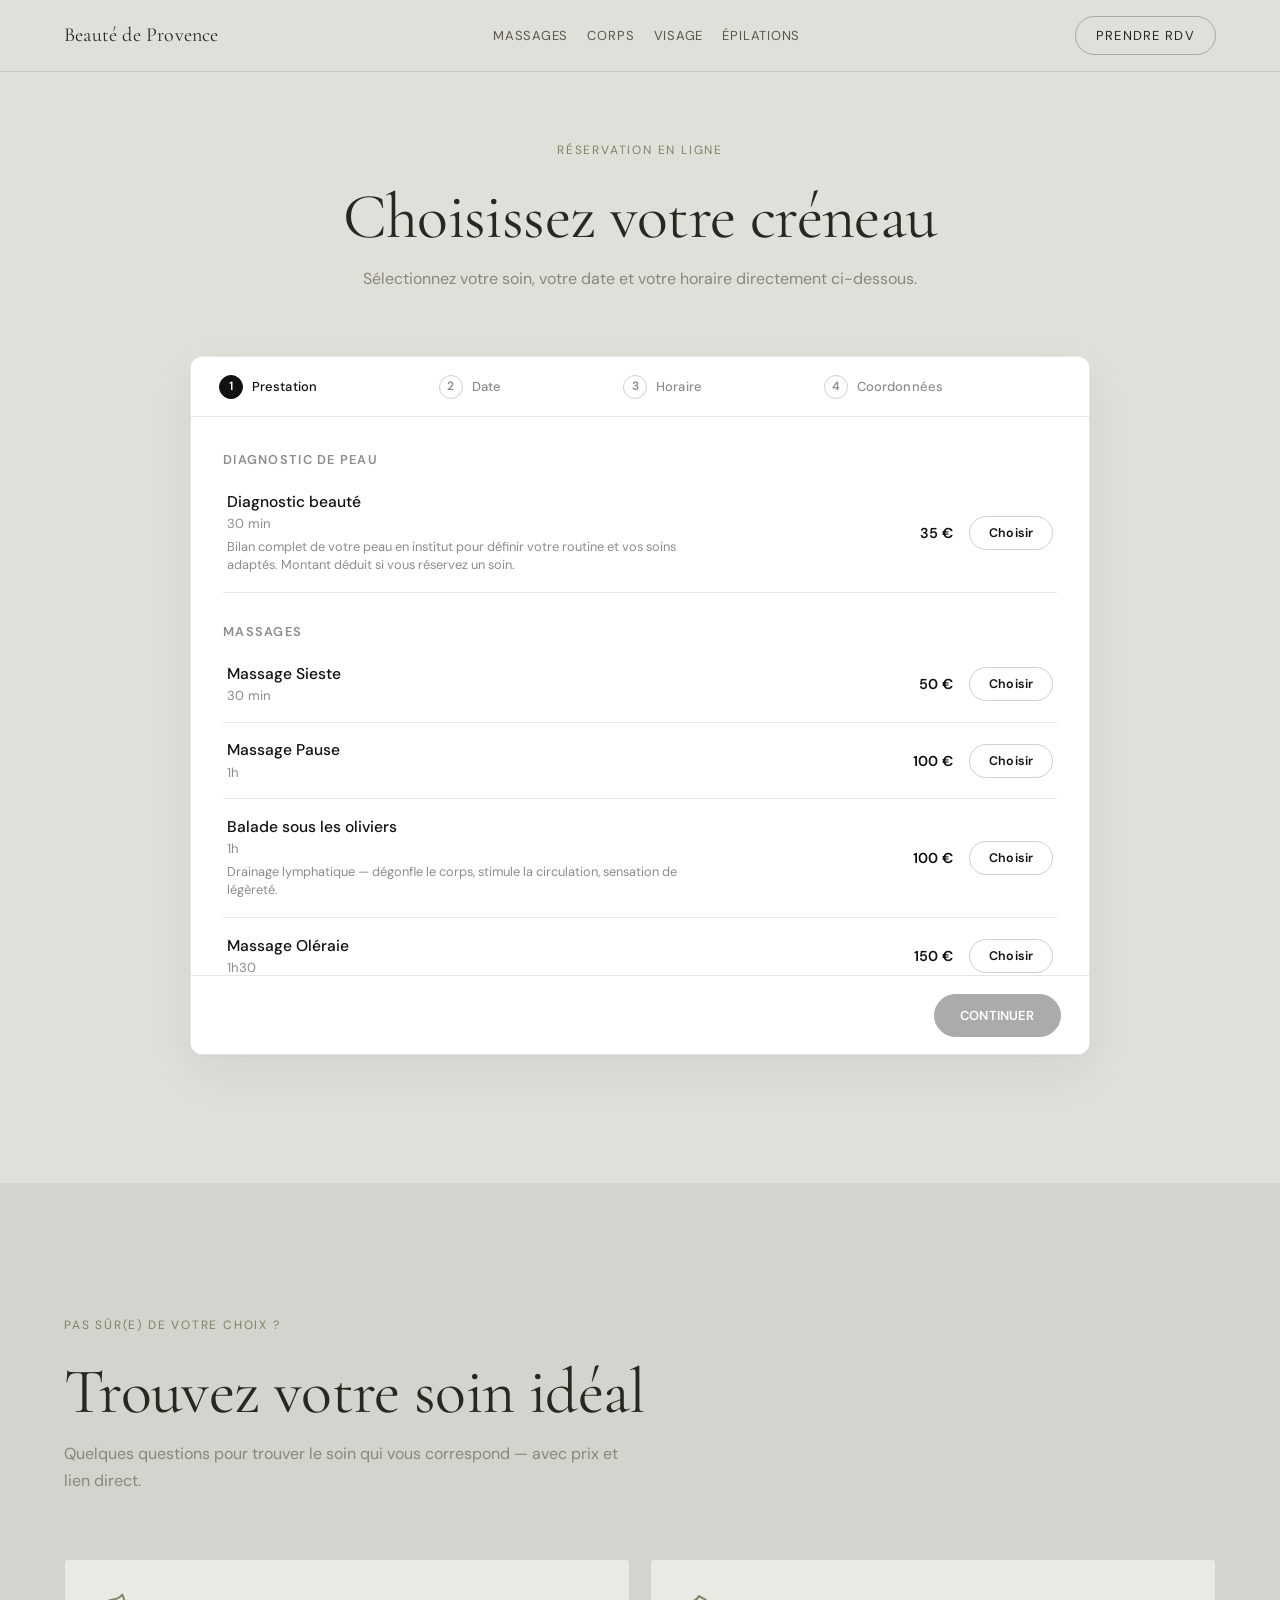
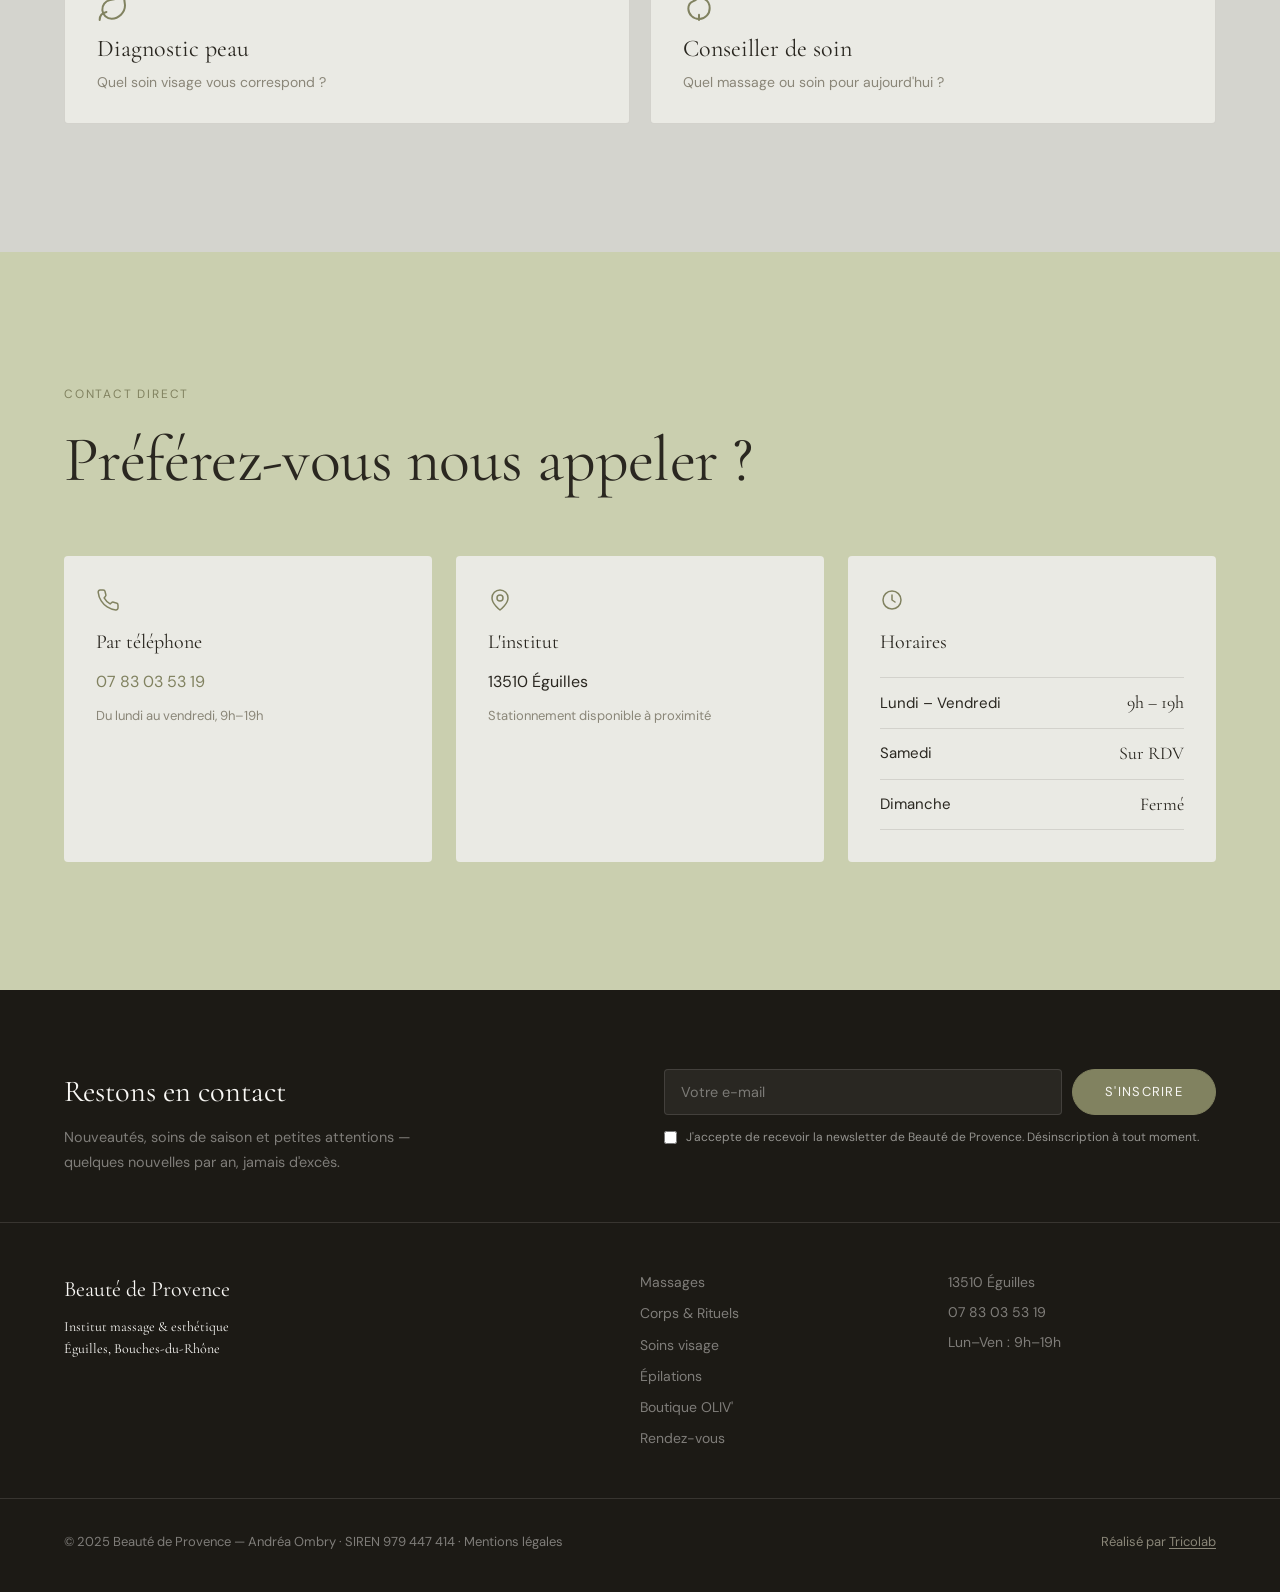
<file: rendez-vous.html>
<!DOCTYPE html>
<html lang="fr">
<head>
  <meta charset="UTF-8">
  <meta name="viewport" content="width=device-width, initial-scale=1.0">
  <title>Prendre Rendez-vous — Beauté de Provence, Éguilles</title>
  <meta name="description" content="Réservez votre soin à l'Institut Beauté de Provence. Massages, soins visage, rituels corps, épilations. Andréa Ombry, Éguilles.">
  <link rel="canonical" href="https://www.beautedeprovence.fr/rendez-vous.html">
  <link rel="preconnect" href="https://fonts.googleapis.com">
  <link rel="preconnect" href="https://fonts.gstatic.com" crossorigin>
  <link href="https://fonts.googleapis.com/css2?family=Cormorant+Garamond:ital,wght@0,300;0,400;0,500;1,300;1,400&family=DM+Sans:wght@300;400;500&display=swap" rel="stylesheet">
  <link rel="stylesheet" href="css/main.css?v=20260704b">
  <link rel="icon" href="favicon.svg?v=20260704b" type="image/svg+xml">
  <link rel="icon" href="favicon-32.png?v=20260704b" sizes="32x32" type="image/png">
  <link rel="icon" href="favicon-16.png?v=20260704b" sizes="16x16" type="image/png">
  <link rel="apple-touch-icon" href="apple-touch-icon.png?v=20260704b">
</head>
<body>

<!-- NAV -->
<nav class="nav" id="nav">
  <div class="wrap nav__inner">
    <a href="index.html" class="nav__logo">Beauté de Provence</a>
    <ul class="nav__links">
      <li><a href="massages.html" class="nav__link">Massages</a></li>
      <li><a href="corps.html" class="nav__link">Corps</a></li>
      <li><a href="visage.html" class="nav__link">Visage</a></li>
      <li><a href="epilations.html" class="nav__link">Épilations</a></li>
    </ul>
    <a href="rendez-vous.html" class="nav__cta active">Prendre RDV</a>
    <button class="nav__burger" aria-label="Menu" aria-expanded="false">
      <span></span><span></span><span></span>
    </button>
  </div>
</nav>
<div class="nav__mobile">
  <a href="massages.html">Massages</a>
  <a href="corps.html">Corps &amp; Rituels</a>
  <a href="visage.html">Visage</a>
  <a href="epilations.html">Épilations</a>
  <a href="boutique-oliv.html">Boutique OLIV'</a>
  <a href="rendez-vous.html">Prendre rendez-vous</a>
</div>

<!-- RÉSERVATION EN LIGNE -->
<section class="section" id="reservation" style="padding-top:calc(var(--nav-h) + clamp(2.5rem, 5vw, 4rem))">
  <div class="wrap">
    <div class="section-head section-head--center" data-reveal style="text-align:center">
      <span class="eyebrow">Réservation en ligne</span>
      <h1 class="d2">Choisissez votre créneau</h1>
      <p class="section-head__sub">Sélectionnez votre soin, votre date et votre horaire directement ci-dessous.</p>
    </div>

    <div class="booking" data-reveal>
      <!-- Module de réservation en ligne, connecté à Google Agenda.
           Configuration : renseignez l'URL du script Google dans js/booking.js (CONFIG.apiUrl). -->
      <div class="bk" id="booking-app"></div>
      <noscript>
        <div class="bk__fallback">
          <p>La réservation en ligne nécessite JavaScript. Réservez par téléphone au
            <a href="tel:+33783035319">07 83 03 53 19</a>.</p>
        </div>
      </noscript>
    </div>
  </div>
</section>

<!-- SIMULATEURS -->
<section class="section section--alt">
  <div class="wrap">
    <div class="section-head" data-reveal>
      <span class="eyebrow">Pas sûr(e) de votre choix ?</span>
      <h2 class="d2">Trouvez votre soin idéal</h2>
      <p class="section-head__sub">Quelques questions pour trouver le soin qui vous correspond — avec prix et lien direct.</p>
    </div>
    <div class="sim-launchers" data-reveal>
      <button class="sim-launcher" data-sim="diagnostic">
        <span class="sim-launcher__icon"><svg viewBox="0 0 24 24" fill="none" stroke="currentColor" stroke-width="1.5" stroke-linecap="round" stroke-linejoin="round"><path d="M11 20A7 7 0 0 1 9.8 6.1C15.5 5 17 4.48 19 2c1 2 2 4.18 2 8 0 5.5-4.78 10-10 10Z"/><path d="M2 21c0-3 1.85-5.36 5.08-6"/></svg></span>
        <span class="sim-launcher__title">Diagnostic peau</span>
        <span class="sim-launcher__sub">Quel soin visage vous correspond ?</span>
      </button>
      <button class="sim-launcher" data-sim="conseiller">
        <span class="sim-launcher__icon"><svg viewBox="0 0 24 24" fill="none" stroke="currentColor" stroke-width="1.5" stroke-linecap="round" stroke-linejoin="round"><path d="M12 3c-1.1 2.3-2.5 3.2-4.5 4C5 8 4 10.2 4 12.5A8 8 0 0 0 20 12c0-3-1.2-5.2-3.5-6.5C15 4.7 13.3 4.2 12 3Z"/><path d="M12 21v-4"/></svg></span>
        <span class="sim-launcher__title">Conseiller de soin</span>
        <span class="sim-launcher__sub">Quel massage ou soin pour aujourd'hui ?</span>
      </button>
    </div>
  </div>
</section>

<!-- CONTACT DIRECT -->
<section class="section section--olive">
  <div class="wrap">
    <div class="section-head" data-reveal>
      <span class="eyebrow">Contact direct</span>
      <h2 class="d2">Préférez-vous nous appeler ?</h2>
    </div>
    <div class="rdv-contact" data-reveal>
      <div class="rdv-contact__card">
        <div class="rdv-contact__icon"><svg viewBox="0 0 24 24" fill="none" stroke="currentColor" stroke-width="1.5" stroke-linecap="round" stroke-linejoin="round"><path d="M22 16.9v3a2 2 0 0 1-2.2 2 19.8 19.8 0 0 1-8.6-3 19.5 19.5 0 0 1-6-6 19.8 19.8 0 0 1-3-8.6A2 2 0 0 1 4.1 2h3a2 2 0 0 1 2 1.7c.1.9.4 1.8.7 2.7a2 2 0 0 1-.5 2.1L8.1 9.9a16 16 0 0 0 6 6l1.4-1.2a2 2 0 0 1 2.1-.5c.9.3 1.8.6 2.7.7a2 2 0 0 1 1.7 2Z"/></svg></div>
        <h3 class="rdv-contact__title">Par téléphone</h3>
        <p class="rdv-contact__info"><a href="tel:+33783035319">07 83 03 53 19</a></p>
        <p class="rdv-contact__sub">Du lundi au vendredi, 9h–19h</p>
      </div>
      <div class="rdv-contact__card">
        <div class="rdv-contact__icon"><svg viewBox="0 0 24 24" fill="none" stroke="currentColor" stroke-width="1.5" stroke-linecap="round" stroke-linejoin="round"><path d="M20 10c0 6-8 12-8 12s-8-6-8-12a8 8 0 0 1 16 0Z"/><circle cx="12" cy="10" r="3"/></svg></div>
        <h3 class="rdv-contact__title">L'institut</h3>
        <p class="rdv-contact__info">13510 Éguilles</p>
        <p class="rdv-contact__sub">Stationnement disponible à proximité</p>
      </div>
      <div class="rdv-contact__card">
        <div class="rdv-contact__icon"><svg viewBox="0 0 24 24" fill="none" stroke="currentColor" stroke-width="1.5" stroke-linecap="round" stroke-linejoin="round"><circle cx="12" cy="12" r="9"/><path d="M12 7v5l3 2"/></svg></div>
        <h3 class="rdv-contact__title">Horaires</h3>
        <div class="rdv-horaires">
          <div class="tarif-row"><div class="tarif-row__info"><span class="tarif-row__name">Lundi – Vendredi</span></div><span class="tarif-row__price">9h – 19h</span></div>
          <div class="tarif-row"><div class="tarif-row__info"><span class="tarif-row__name">Samedi</span></div><span class="tarif-row__price">Sur RDV</span></div>
          <div class="tarif-row"><div class="tarif-row__info"><span class="tarif-row__name">Dimanche</span></div><span class="tarif-row__price">Fermé</span></div>
        </div>
      </div>
    </div>
  </div>
</section>

<!-- MODALS SIMULATEURS -->
<div class="modal-overlay" id="sim-diag-bg">
  <div class="modal" id="sim-diag" role="dialog" aria-modal="true" aria-label="Diagnostic peau">
    <div class="modal__title">
      <span>Diagnostic peau</span>
      <button class="modal__close" aria-label="Fermer">
        <svg xmlns="http://www.w3.org/2000/svg" fill="none" viewBox="0 0 24 24" stroke-width="1.5" stroke="currentColor" width="16" height="16"><path stroke-linecap="round" stroke-linejoin="round" d="M6 18L18 6M6 6l12 12"/></svg>
      </button>
    </div>
    <div class="modal__body"></div>
  </div>
</div>

<div class="modal-overlay" id="sim-cons-bg">
  <div class="modal" id="sim-cons" role="dialog" aria-modal="true" aria-label="Conseiller de soin">
    <div class="modal__title">
      <span>Conseiller de soin</span>
      <button class="modal__close" aria-label="Fermer">
        <svg xmlns="http://www.w3.org/2000/svg" fill="none" viewBox="0 0 24 24" stroke-width="1.5" stroke="currentColor" width="16" height="16"><path stroke-linecap="round" stroke-linejoin="round" d="M6 18L18 6M6 6l12 12"/></svg>
      </button>
    </div>
    <div class="modal__body"></div>
  </div>
</div>

<!-- FOOTER -->
<footer class="footer">
  <div class="footer__nl">
    <div class="wrap footer__nl-inner">
      <div>
        <p class="footer__nl-title">Restons en contact</p>
        <p class="footer__nl-sub">Nouveautés, soins de saison et petites attentions — quelques nouvelles par an, jamais d'excès.</p>
      </div>
      <form class="nl-form" novalidate>
        <div class="nl-form__row">
          <input type="email" name="email" class="nl-form__input" placeholder="Votre e-mail" autocomplete="email" aria-label="Votre adresse e-mail" required>
          <button type="submit" class="btn btn--olive nl-form__btn">S'inscrire</button>
        </div>
        <label class="nl-form__consent">
          <input type="checkbox" class="nl-form__check" required>
          <span>J'accepte de recevoir la newsletter de Beauté de Provence. Désinscription à tout moment.</span>
        </label>
        <p class="nl-form__msg" role="status" aria-live="polite"></p>
      </form>
    </div>
  </div>
  <div class="wrap footer__inner">
    <div class="footer__brand">
      <p class="footer__logo">Beauté de Provence</p>
      <p class="footer__tagline">Institut massage &amp; esthétique<br>Éguilles, Bouches-du-Rhône</p>
    </div>
    <nav class="footer__nav">
      <a href="massages.html">Massages</a>
      <a href="corps.html">Corps &amp; Rituels</a>
      <a href="visage.html">Soins visage</a>
      <a href="epilations.html">Épilations</a>
      <a href="boutique-oliv.html">Boutique OLIV'</a>
      <a href="rendez-vous.html">Rendez-vous</a>
    </nav>
    <div class="footer__contact">
      <p>13510 Éguilles</p>
      <p><a href="tel:+33783035319">07 83 03 53 19</a></p>
      <p>Lun–Ven : 9h–19h</p>
    </div>
  </div>
  <div class="footer__bottom">
    <p>© 2025 Beauté de Provence — Andréa Ombry · SIREN 979 447 414 · <a href="mentions-legales.html">Mentions légales</a></p>
    <p class="footer__credit">Réalisé par <a href="https://www.tricolab.fr" target="_blank" rel="noopener">Tricolab</a></p>
  </div>
</footer>

<button class="back-top" aria-label="Retour en haut">↑</button>
<script src="js/booking.js?v=20260704b"></script>
<script src="js/app.js?v=20260704b"></script>
</body>
</html>
</file>
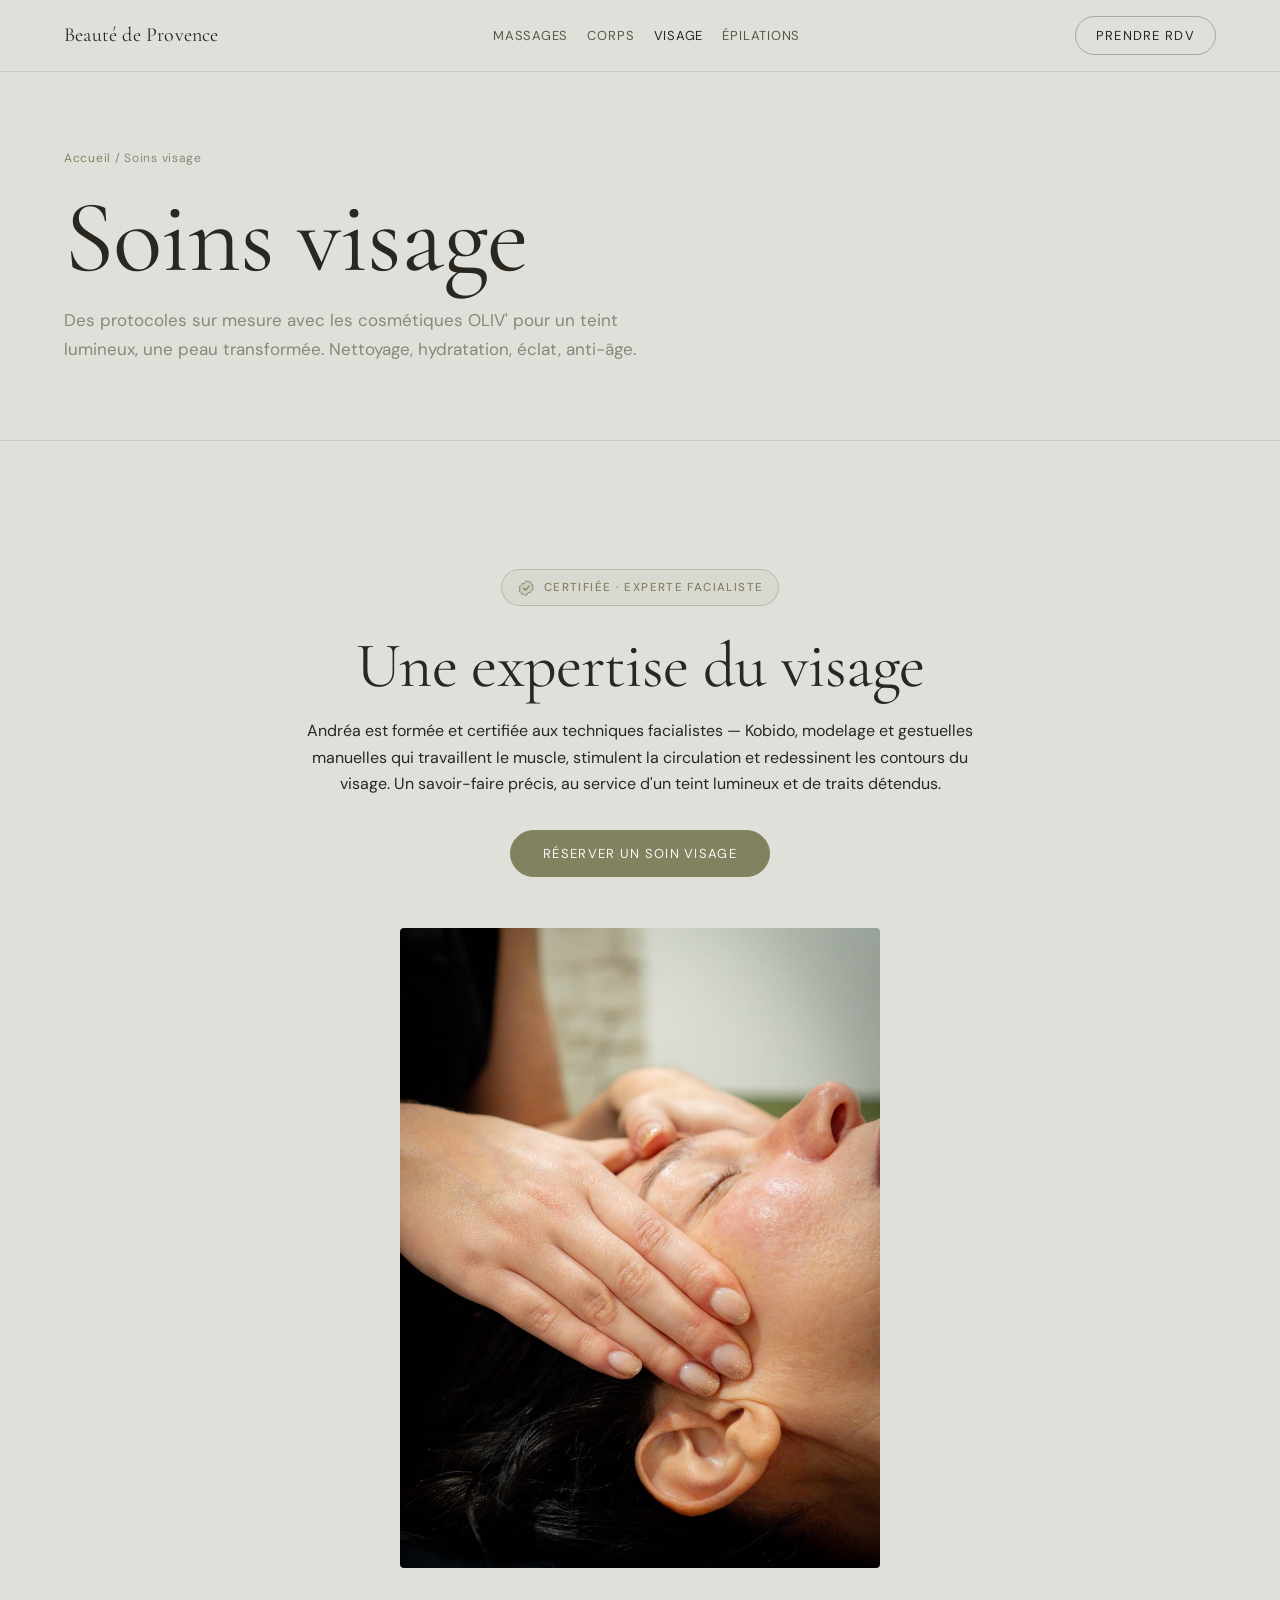
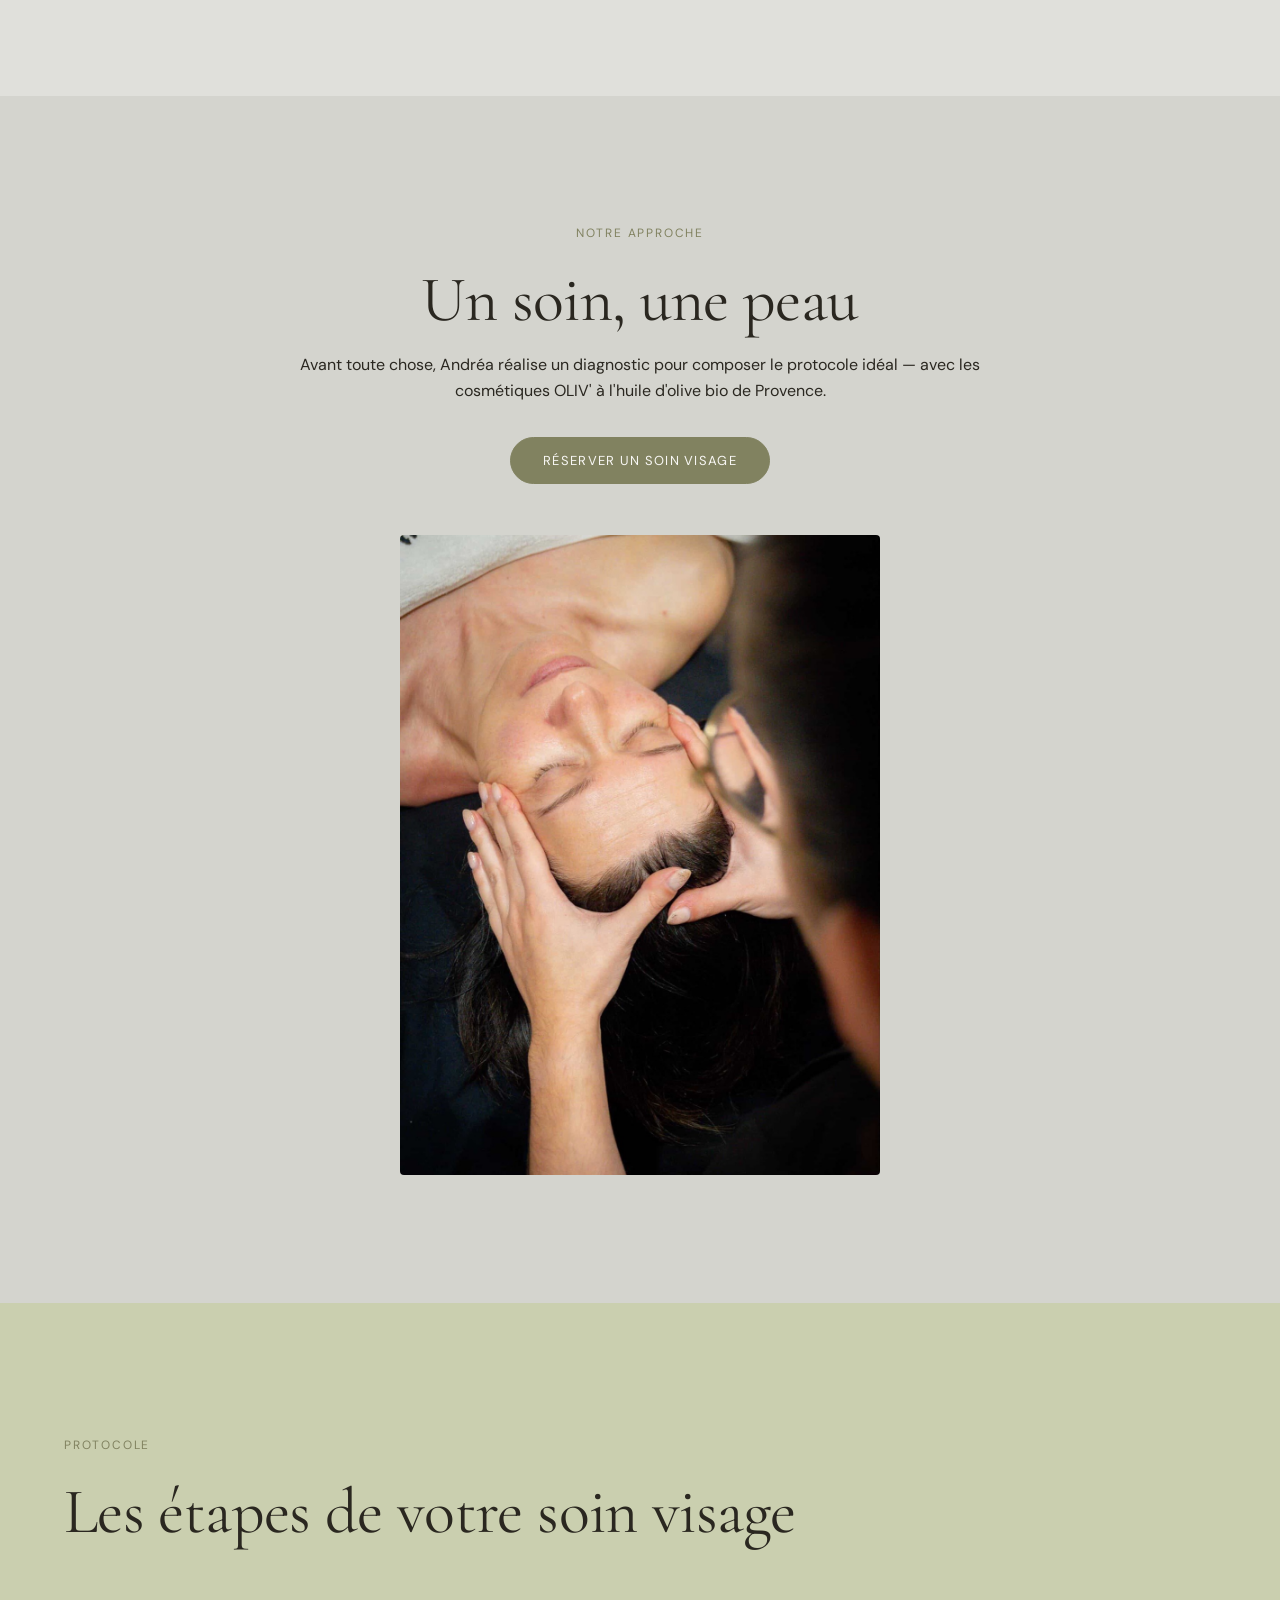
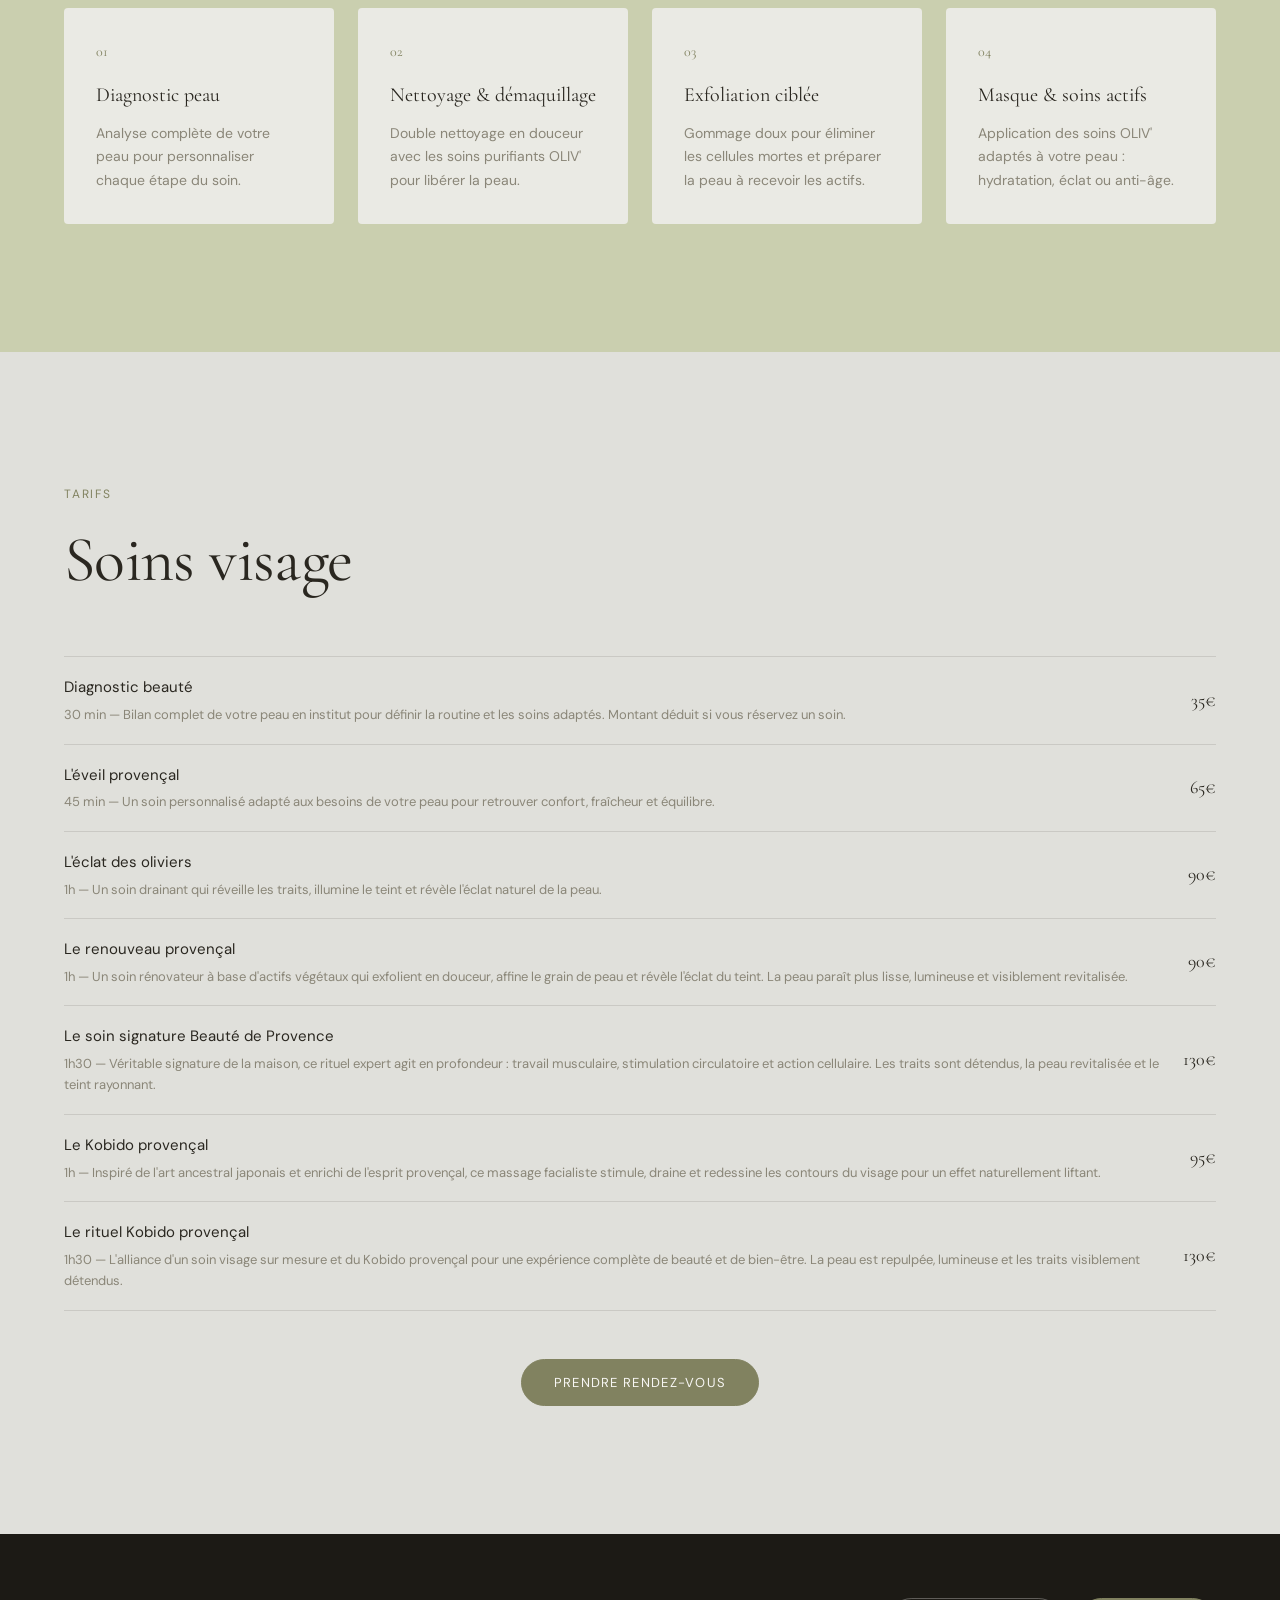
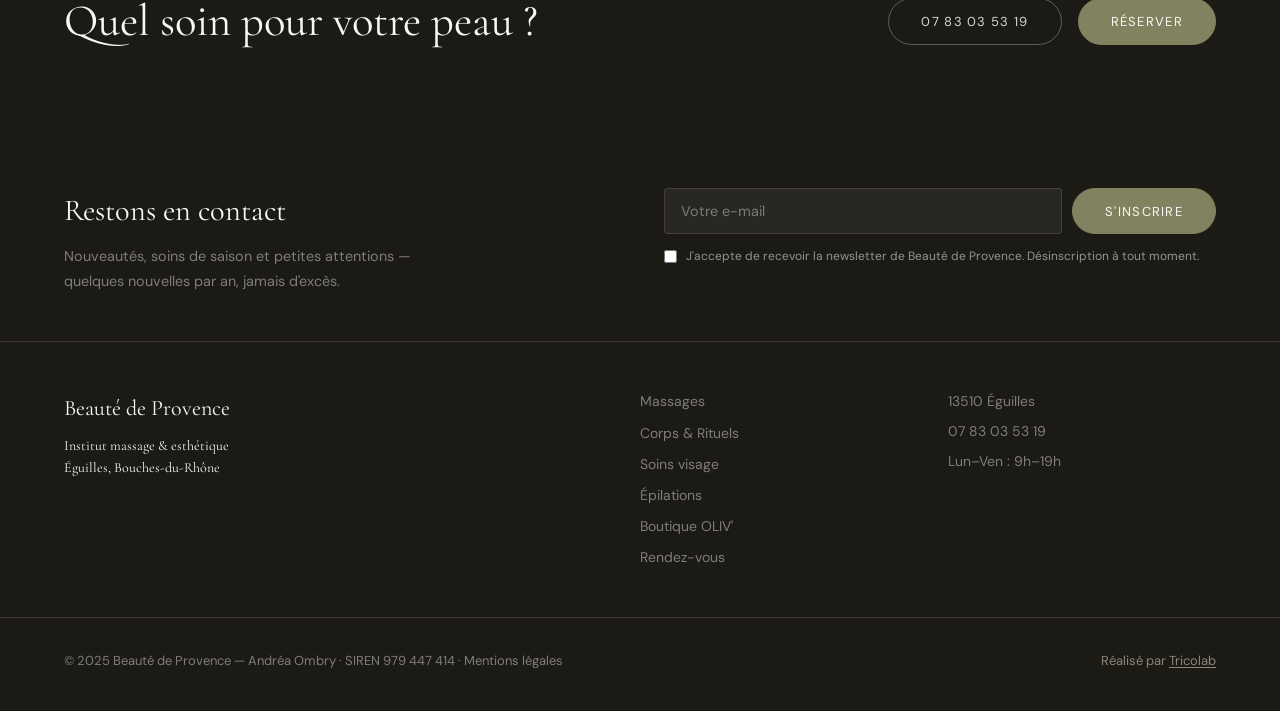
<file: visage.html>
<!DOCTYPE html>
<html lang="fr">
<head>
  <meta charset="UTF-8">
  <meta name="viewport" content="width=device-width, initial-scale=1.0">
  <title>Soins Visage — Beauté de Provence, Éguilles</title>
  <meta name="description" content="Soins visage personnalisés à Éguilles. Nettoyage, hydratation, anti-âge avec les cosmétiques OLIV' bio. Teint lumineux garanti par Andréa Ombry.">
  <link rel="canonical" href="https://www.beautedeprovence.fr/visage.html">
  <link rel="preconnect" href="https://fonts.googleapis.com">
  <link rel="preconnect" href="https://fonts.gstatic.com" crossorigin>
  <link href="https://fonts.googleapis.com/css2?family=Cormorant+Garamond:ital,wght@0,300;0,400;0,500;1,300;1,400&family=DM+Sans:wght@300;400;500&display=swap" rel="stylesheet">
  <link rel="stylesheet" href="css/main.css?v=20260704b">
  <link rel="icon" href="favicon.svg?v=20260704b" type="image/svg+xml">
  <link rel="icon" href="favicon-32.png?v=20260704b" sizes="32x32" type="image/png">
  <link rel="icon" href="favicon-16.png?v=20260704b" sizes="16x16" type="image/png">
  <link rel="apple-touch-icon" href="apple-touch-icon.png?v=20260704b">
</head>
<body>

<!-- NAV -->
<nav class="nav" id="nav">
  <div class="wrap nav__inner">
    <a href="index.html" class="nav__logo">Beauté de Provence</a>
    <ul class="nav__links">
      <li><a href="massages.html" class="nav__link">Massages</a></li>
      <li><a href="corps.html" class="nav__link">Corps</a></li>
      <li><a href="visage.html" class="nav__link active">Visage</a></li>
      <li><a href="epilations.html" class="nav__link">Épilations</a></li>
    </ul>
    <a href="rendez-vous.html" class="nav__cta">Prendre RDV</a>
    <button class="nav__burger" aria-label="Menu" aria-expanded="false">
      <span></span><span></span><span></span>
    </button>
  </div>
</nav>
<div class="nav__mobile">
  <a href="massages.html">Massages</a>
  <a href="corps.html">Corps &amp; Rituels</a>
  <a href="visage.html">Visage</a>
  <a href="epilations.html">Épilations</a>
  <a href="boutique-oliv.html">Boutique OLIV'</a>
  <a href="rendez-vous.html">Prendre rendez-vous</a>
</div>

<!-- PAGE HERO -->
<section class="page-hero">
  <div class="wrap page-hero__inner">
    <p class="breadcrumb"><a href="index.html">Accueil</a> / Soins visage</p>
    <h1 class="d1">Soins visage</h1>
    <p class="page-hero__sub">Des protocoles sur mesure avec les cosmétiques OLIV' pour un teint lumineux, une peau transformée. Nettoyage, hydratation, éclat, anti-âge.</p>
  </div>
</section>

<!-- EXPERTE FACIALISTE -->
<section class="section">
  <div class="wrap">
    <div class="split split--reverse" data-reveal>
      <div class="split__visual">
        <div class="img-frame" style="aspect-ratio:3/4;overflow:hidden">
          <img src="assets/images/experte-facialiste.jpg" alt="Andréa Ombry, experte facialiste certifiée — Beauté de Provence" loading="lazy" style="width:100%;height:100%;object-fit:cover;object-position:center">
        </div>
      </div>
      <div class="split__text">
        <span class="cert-badge">
          <svg class="cert-badge__icon" viewBox="0 0 24 24" fill="none" xmlns="http://www.w3.org/2000/svg" aria-hidden="true">
            <path d="M12 2l2.4 1.8 3-.2 1 2.8 2.6 1.5-.8 2.9.8 2.9-2.6 1.5-1 2.8-3-.2L12 22l-2.4-1.9-3 .2-1-2.8-2.6-1.5.8-2.9-.8-2.9 2.6-1.5 1-2.8 3 .2L12 2z" fill="currentColor" opacity=".14"/>
            <path d="M12 2l2.4 1.8 3-.2 1 2.8 2.6 1.5-.8 2.9.8 2.9-2.6 1.5-1 2.8-3-.2L12 22l-2.4-1.9-3 .2-1-2.8-2.6-1.5.8-2.9-.8-2.9 2.6-1.5 1-2.8 3 .2L12 2z" stroke="currentColor" stroke-width="1.1" stroke-linejoin="round"/>
            <path d="M8.5 12l2.4 2.4L16 9.3" stroke="currentColor" stroke-width="1.6" stroke-linecap="round" stroke-linejoin="round"/>
          </svg>
          Certifiée · Experte Facialiste
        </span>
        <h2 class="d2">Une expertise du visage</h2>
        <p class="body">Andréa est formée et certifiée aux techniques facialistes — Kobido, modelage et gestuelles manuelles qui travaillent le muscle, stimulent la circulation et redessinent les contours du visage. Un savoir-faire précis, au service d'un teint lumineux et de traits détendus.</p>
        <a href="rendez-vous.html" class="btn btn--olive" style="margin-top:2rem">Réserver un soin visage</a>
      </div>
    </div>
  </div>
</section>

<!-- INTRO -->
<section class="section section--alt">
  <div class="wrap">
    <div class="split" data-reveal>
      <div class="split__text">
        <span class="eyebrow">Notre approche</span>
        <h2 class="d2">Un soin, une peau</h2>
        <p class="body">Avant toute chose, Andréa réalise un diagnostic pour composer le protocole idéal — avec les cosmétiques OLIV' à l'huile d'olive bio de Provence.</p>
        <a href="rendez-vous.html" class="btn btn--olive" style="margin-top:2rem">Réserver un soin visage</a>
      </div>
      <div class="split__visual">
        <div class="img-frame" style="aspect-ratio:3/4;overflow:hidden">
          <img src="assets/images/visage-kobido.jpg" alt="Soin visage — Beauté de Provence" loading="lazy" style="width:100%;height:100%;object-fit:cover;object-position:center">
        </div>
      </div>
    </div>
  </div>
</section>

<!-- PROTOCOLE -->
<section class="section section--olive">
  <div class="wrap">
    <div class="section-head" data-reveal>
      <span class="eyebrow">Protocole</span>
      <h2 class="d2">Les étapes de votre soin visage</h2>
    </div>
    <div class="grid-4" data-reveal>
      <div class="benefit-card">
        <div class="benefit-card__num">01</div>
        <h3 class="benefit-card__title">Diagnostic peau</h3>
        <p class="benefit-card__desc">Analyse complète de votre peau pour personnaliser chaque étape du soin.</p>
      </div>
      <div class="benefit-card">
        <div class="benefit-card__num">02</div>
        <h3 class="benefit-card__title">Nettoyage &amp; démaquillage</h3>
        <p class="benefit-card__desc">Double nettoyage en douceur avec les soins purifiants OLIV' pour libérer la peau.</p>
      </div>
      <div class="benefit-card">
        <div class="benefit-card__num">03</div>
        <h3 class="benefit-card__title">Exfoliation ciblée</h3>
        <p class="benefit-card__desc">Gommage doux pour éliminer les cellules mortes et préparer la peau à recevoir les actifs.</p>
      </div>
      <div class="benefit-card">
        <div class="benefit-card__num">04</div>
        <h3 class="benefit-card__title">Masque &amp; soins actifs</h3>
        <p class="benefit-card__desc">Application des soins OLIV' adaptés à votre peau : hydratation, éclat ou anti-âge.</p>
      </div>
    </div>
  </div>
</section>

<!-- TARIFS -->
<section class="section">
  <div class="wrap">
    <div class="section-head" data-reveal>
      <span class="eyebrow">Tarifs</span>
      <h2 class="d2">Soins visage</h2>
    </div>
    <div class="tarif-table" data-reveal>
      <div class="tarif-row">
        <div class="tarif-row__info">
          <span class="tarif-row__name">Diagnostic beauté</span>
          <span class="tarif-row__detail">30 min — Bilan complet de votre peau en institut pour définir la routine et les soins adaptés. Montant déduit si vous réservez un soin.</span>
        </div>
        <span class="tarif-row__price">35€</span>
      </div>
      <div class="tarif-row">
        <div class="tarif-row__info">
          <span class="tarif-row__name">L'éveil provençal</span>
          <span class="tarif-row__detail">45 min — Un soin personnalisé adapté aux besoins de votre peau pour retrouver confort, fraîcheur et équilibre.</span>
        </div>
        <span class="tarif-row__price">65€</span>
      </div>
      <div class="tarif-row">
        <div class="tarif-row__info">
          <span class="tarif-row__name">L'éclat des oliviers</span>
          <span class="tarif-row__detail">1h — Un soin drainant qui réveille les traits, illumine le teint et révèle l'éclat naturel de la peau.</span>
        </div>
        <span class="tarif-row__price">90€</span>
      </div>
      <div class="tarif-row">
        <div class="tarif-row__info">
          <span class="tarif-row__name">Le renouveau provençal</span>
          <span class="tarif-row__detail">1h — Un soin rénovateur à base d'actifs végétaux qui exfolient en douceur, affine le grain de peau et révèle l'éclat du teint. La peau paraît plus lisse, lumineuse et visiblement revitalisée.</span>
        </div>
        <span class="tarif-row__price">90€</span>
      </div>
      <div class="tarif-row">
        <div class="tarif-row__info">
          <span class="tarif-row__name">Le soin signature Beauté de Provence</span>
          <span class="tarif-row__detail">1h30 — Véritable signature de la maison, ce rituel expert agit en profondeur : travail musculaire, stimulation circulatoire et action cellulaire. Les traits sont détendus, la peau revitalisée et le teint rayonnant.</span>
        </div>
        <span class="tarif-row__price">130€</span>
      </div>
      <div class="tarif-row">
        <div class="tarif-row__info">
          <span class="tarif-row__name">Le Kobido provençal</span>
          <span class="tarif-row__detail">1h — Inspiré de l'art ancestral japonais et enrichi de l'esprit provençal, ce massage facialiste stimule, draine et redessine les contours du visage pour un effet naturellement liftant.</span>
        </div>
        <span class="tarif-row__price">95€</span>
      </div>
      <div class="tarif-row">
        <div class="tarif-row__info">
          <span class="tarif-row__name">Le rituel Kobido provençal</span>
          <span class="tarif-row__detail">1h30 — L'alliance d'un soin visage sur mesure et du Kobido provençal pour une expérience complète de beauté et de bien-être. La peau est repulpée, lumineuse et les traits visiblement détendus.</span>
        </div>
        <span class="tarif-row__price">130€</span>
      </div>
    </div>
    <div style="margin-top:3rem;text-align:center" data-reveal>
      <a href="rendez-vous.html" class="btn btn--olive">Prendre rendez-vous</a>
    </div>
  </div>
</section>

<!-- CTA -->
<section class="contact-strip">
  <div class="wrap contact-strip__inner">
    <p class="d3">Quel soin pour votre peau ?</p>
    <div class="contact-strip__actions">
      <a href="tel:+33783035319" class="btn btn--ghost">07 83 03 53 19</a>
      <a href="rendez-vous.html" class="btn btn--olive">Réserver</a>
    </div>
  </div>
</section>

<!-- FOOTER -->
<footer class="footer">
  <div class="footer__nl">
    <div class="wrap footer__nl-inner">
      <div>
        <p class="footer__nl-title">Restons en contact</p>
        <p class="footer__nl-sub">Nouveautés, soins de saison et petites attentions — quelques nouvelles par an, jamais d'excès.</p>
      </div>
      <form class="nl-form" novalidate>
        <div class="nl-form__row">
          <input type="email" name="email" class="nl-form__input" placeholder="Votre e-mail" autocomplete="email" aria-label="Votre adresse e-mail" required>
          <button type="submit" class="btn btn--olive nl-form__btn">S'inscrire</button>
        </div>
        <label class="nl-form__consent">
          <input type="checkbox" class="nl-form__check" required>
          <span>J'accepte de recevoir la newsletter de Beauté de Provence. Désinscription à tout moment.</span>
        </label>
        <p class="nl-form__msg" role="status" aria-live="polite"></p>
      </form>
    </div>
  </div>
  <div class="wrap footer__inner">
    <div class="footer__brand">
      <p class="footer__logo">Beauté de Provence</p>
      <p class="footer__tagline">Institut massage &amp; esthétique<br>Éguilles, Bouches-du-Rhône</p>
    </div>
    <nav class="footer__nav">
      <a href="massages.html">Massages</a>
      <a href="corps.html">Corps &amp; Rituels</a>
      <a href="visage.html">Soins visage</a>
      <a href="epilations.html">Épilations</a>
      <a href="boutique-oliv.html">Boutique OLIV'</a>
      <a href="rendez-vous.html">Rendez-vous</a>
    </nav>
    <div class="footer__contact">
      <p>13510 Éguilles</p>
      <p><a href="tel:+33783035319">07 83 03 53 19</a></p>
      <p>Lun–Ven : 9h–19h</p>
    </div>
  </div>
  <div class="footer__bottom">
    <p>© 2025 Beauté de Provence — Andréa Ombry · SIREN 979 447 414 · <a href="mentions-legales.html">Mentions légales</a></p>
    <p class="footer__credit">Réalisé par <a href="https://www.tricolab.fr" target="_blank" rel="noopener">Tricolab</a></p>
  </div>
</footer>

<button class="back-top" aria-label="Retour en haut">↑</button>
<script src="js/app.js?v=20260704b"></script>
</body>
</html>
</file>
<file: css/main.css>
/* ================================================================
   BEAUTÉ DE PROVENCE — Design System
   Palette extraite du site réel : #E0E0DB / #818260 / #1C1A15
   Fonts : Cormorant Garamond (display) + DM Sans (body)
================================================================ */

/* ── Variables ──────────────────────────────────────────────── */
:root {
  --bg:          #E0E0DB;
  --bg-alt:      #D4D4CE;
  --bg-dark:     #1C1A15;
  --bg-card:     #EAEAE4;

  --olive:       #818260;
  --olive-dark:  #5E5F47;
  --olive-light: #A4A586;
  --olive-bg:    #8F9070;

  --text:        #2A2720;
  --text-mid:    #5A5648;
  --text-muted:  #8A8678;
  --text-light:  #AEAA9E;

  --white:       #F8F7F4;
  --line:        rgba(42, 39, 32, 0.12);
  --line-dark:   rgba(248, 247, 244, 0.12);

  --font-display: 'Cormorant Garamond', 'Cormorant', Georgia, serif;
  --font-body:    'DM Sans', system-ui, sans-serif;

  --nav-h: 72px;
  --ease:  cubic-bezier(0.4, 0, 0.2, 1);
  --ease-out: cubic-bezier(0, 0, 0.2, 1);
  --t:     0.4s var(--ease);
  --t-slow: 0.8s var(--ease);
}

/* ── Reset ──────────────────────────────────────────────────── */
*, *::before, *::after { box-sizing: border-box; margin: 0; padding: 0; }
h1, h2, h3, h4, h5, h6 { overflow-wrap: break-word; }
html { font-size: 16px; scroll-behavior: smooth; -webkit-font-smoothing: antialiased; overflow-x: hidden; }
body { font-family: var(--font-body); background: var(--bg); color: var(--text); line-height: 1.65; }
img, video { max-width: 100%; height: auto; display: block; }
a { color: inherit; text-decoration: none; }
button { cursor: pointer; border: none; background: none; font-family: inherit; color: inherit; }
ul, ol { list-style: none; }
::selection { background: var(--olive-light); color: var(--bg-dark); }
::-webkit-scrollbar { width: 4px; }
::-webkit-scrollbar-track { background: var(--bg); }
::-webkit-scrollbar-thumb { background: var(--olive-light); border-radius: 2px; }

/* ── Typography ─────────────────────────────────────────────── */
.d1  { font-family: var(--font-display); font-size: clamp(3.5rem, 8vw, 8rem);  line-height: .95; font-weight: 400; letter-spacing: -.01em; }
.d2  { font-family: var(--font-display); font-size: clamp(2.5rem, 5vw, 5rem);  line-height: 1;   font-weight: 400; letter-spacing: -.01em; }
.d3  { font-family: var(--font-display); font-size: clamp(2rem, 3.5vw, 3.5rem); line-height: 1.05; font-weight: 400; }
.h1  { font-family: var(--font-display); font-size: clamp(1.75rem, 3vw, 2.75rem); line-height: 1.1;  font-weight: 400; }
.h2  { font-family: var(--font-display); font-size: clamp(1.4rem, 2vw, 2rem);  line-height: 1.15; font-weight: 400; }
.h3  { font-family: var(--font-display); font-size: clamp(1.2rem, 1.5vw, 1.5rem); line-height: 1.2; font-weight: 400; }
.body-lg  { font-size: 1.125rem; line-height: 1.7; }
.body     { font-size: 1rem;     line-height: 1.65; }
.body-sm  { font-size: .875rem;  line-height: 1.6; }
.caption  { font-size: .75rem;   line-height: 1.5; letter-spacing: .08em; text-transform: uppercase; }
em, i { font-style: italic; }

/* ── Layout ─────────────────────────────────────────────────── */
.wrap  { width: 100%; max-width: 1400px; margin: 0 auto; padding: 0 clamp(1.5rem, 5vw, 5rem); }
.wrap--narrow { max-width: 800px; }
.section { padding: clamp(5rem, 10vw, 10rem) 0; overflow: hidden; }
.section--sm { padding: clamp(3rem, 6vw, 6rem) 0; overflow: hidden; }

/* ── Utilities ──────────────────────────────────────────────── */
.text-olive  { color: var(--olive); }
.text-muted  { color: var(--text-muted); }
.text-white  { color: var(--white); }
.text-center { text-align: center; }
.italic      { font-style: italic; }
.fw-400      { font-weight: 400; }

/* ── Scroll reveal ──────────────────────────────────────────── */
[data-reveal] {
  opacity: 0;
  transform: translateY(32px);
  transition: opacity .9s var(--ease-out), transform .9s var(--ease-out);
}
[data-reveal="fade"] { transform: none; }
[data-reveal="left"]  { transform: translateX(-20px); }
[data-reveal="right"] { transform: translateX(20px); }
@media (max-width: 768px) {
  [data-reveal="left"], [data-reveal="right"] { transform: translateY(20px); }
}
[data-reveal].in { opacity: 1; transform: none; }
[data-delay="1"] { transition-delay: .1s; }
[data-delay="2"] { transition-delay: .2s; }
[data-delay="3"] { transition-delay: .3s; }
[data-delay="4"] { transition-delay: .4s; }
[data-delay="5"] { transition-delay: .5s; }
[data-delay="6"] { transition-delay: .6s; }

/* ================================================================
   NAVIGATION
================================================================ */
.nav {
  position: fixed; top: 0; left: 0; right: 0; z-index: 100;
  height: var(--nav-h);
  transition: background var(--t), backdrop-filter var(--t), border-color var(--t);
  border-bottom: 1px solid transparent;
}
.nav.solid {
  background: rgba(224, 224, 219, 0.92);
  backdrop-filter: blur(16px);
  -webkit-backdrop-filter: blur(16px);
  border-color: var(--line);
}
.nav--dark.solid {
  background: rgba(28, 26, 21, 0.92);
  border-color: var(--line-dark);
}
.nav__inner {
  height: 100%; display: flex; align-items: center;
  justify-content: space-between; gap: clamp(1rem, 2vw, 2rem);
}
.nav__logo {
  font-family: var(--font-display); font-size: 1.25rem; font-weight: 400;
  color: var(--white); letter-spacing: .01em; white-space: nowrap;
  transition: color var(--t);
}
.nav.solid:not(.nav--dark) .nav__logo { color: var(--text); }
.nav__links { display: none; gap: clamp(0.7rem, 1.5vw, 2.25rem); align-items: center; }
@media (min-width: 1024px) { .nav__links { display: flex; } }
.nav__link {
  font-size: .8125rem; letter-spacing: .06em; text-transform: uppercase;
  color: rgba(248,247,244,.7); transition: color var(--t); white-space: nowrap;
}
.nav.solid:not(.nav--dark) .nav__link { color: var(--text-mid); }
.nav__link:hover,
.nav__link.active { color: var(--white); }
.nav.solid:not(.nav--dark) .nav__link:hover,
.nav.solid:not(.nav--dark) .nav__link.active { color: var(--text); }
.nav__cta {
  font-size: .8125rem; letter-spacing: .1em; text-transform: uppercase;
  color: rgba(248,247,244,.7); border: 1px solid rgba(248,247,244,.3);
  padding: .5rem 1.25rem; border-radius: 100px;
  transition: all var(--t); white-space: nowrap;
  display: none;
}
@media (min-width: 768px) { .nav__cta { display: block; } }
.nav__cta:hover { color: var(--white); border-color: rgba(248,247,244,.8); }
.nav.solid:not(.nav--dark) .nav__cta { color: var(--text); border-color: rgba(42,39,32,.3); }
.nav.solid:not(.nav--dark) .nav__cta:hover { border-color: var(--text); }

/* Burger */
.nav__burger { display: flex; flex-direction: column; gap: 5px; padding: 4px; }
@media (min-width: 1024px) { .nav__burger { display: none; } }
.nav__burger span {
  width: 22px; height: 1.5px; background: rgba(248,247,244,.8);
  transition: all var(--t); transform-origin: center; display: block;
}
.nav.solid:not(.nav--dark) .nav__burger span { background: var(--text); }
.nav__burger.open span:nth-child(1) { transform: translateY(6.5px) rotate(45deg); }
.nav__burger.open span:nth-child(2) { opacity: 0; transform: scaleX(0); }
.nav__burger.open span:nth-child(3) { transform: translateY(-6.5px) rotate(-45deg); }

/* Mobile overlay */
.nav__mobile {
  position: fixed; inset: 0; background: var(--bg-dark); z-index: 99;
  display: flex; flex-direction: column; align-items: center; justify-content: center;
  gap: 2.5rem; opacity: 0; pointer-events: none; transition: opacity var(--t);
}
.nav__mobile.open { opacity: 1; pointer-events: all; }
.nav__mobile a {
  font-family: var(--font-display); font-size: clamp(1.25rem, 5vw, 2.5rem);
  color: rgba(248,247,244,.6); transition: color var(--t);
}
.nav__mobile a:hover { color: var(--white); }

/* ================================================================
   HERO
================================================================ */
.hero {
  position: relative; min-height: 100svh; display: flex;
  align-items: center; justify-content: center; overflow: hidden;
}
.hero__media {
  position: absolute; inset: 0; z-index: 0;
}
.hero__media img, .hero__media video {
  width: 100%; height: 100%; object-fit: cover; object-position: center 25%;
  transition: transform 8s ease-out;
}
.hero__overlay {
  position: absolute; inset: 0; z-index: 1;
  background:
    radial-gradient(120% 85% at 50% 22%, rgba(0,0,0,0) 40%, rgba(0,0,0,.30) 100%),
    linear-gradient(to bottom, rgba(12,10,8,.52) 0%, rgba(12,10,8,.58) 55%, rgba(12,10,8,.72) 100%);
}
.hero__content {
  position: relative; z-index: 2; text-align: center;
  color: var(--white); padding: calc(var(--nav-h) + 2rem) 1.5rem 4rem;
  display: flex; flex-direction: column; align-items: center; gap: 1.5rem;
  max-width: 900px;
}
.hero__eyebrow {
  font-size: .75rem; letter-spacing: .2em; text-transform: uppercase;
  color: rgba(248,247,244,.55); display: flex; align-items: center; gap: .75rem;
}
.hero__eyebrow::before, .hero__eyebrow::after {
  content: ''; flex: 0 0 24px; height: 1px; background: rgba(248,247,244,.3);
}
.hero__title { font-family: var(--font-display); font-size: clamp(2.8rem, 9vw, 9rem); font-weight: 400; line-height: .92; letter-spacing: -.02em; overflow-wrap: break-word; }
.hero__sub { font-size: 1rem; color: rgba(248,247,244,.65); letter-spacing: .05em; max-width: 380px; }
.hero__pill {
  margin-top: .5rem;
  display: inline-flex; align-items: center; gap: .5rem;
  border: 1px solid rgba(248,247,244,.35); color: rgba(248,247,244,.85);
  padding: .75rem 2rem; border-radius: 100px; font-size: .8125rem;
  letter-spacing: .12em; text-transform: uppercase;
  transition: all var(--t);
}
.hero__pill:hover { background: rgba(248,247,244,.1); border-color: rgba(248,247,244,.7); color: var(--white); }
.hero__scroll {
  position: absolute; bottom: 2.5rem; left: 50%; transform: translateX(-50%);
  z-index: 2; display: flex; flex-direction: column; align-items: center; gap: .5rem;
  font-size: .7rem; letter-spacing: .15em; text-transform: uppercase;
  color: rgba(248,247,244,.4);
}
.hero__scroll-line {
  width: 1px; height: 48px; background: rgba(248,247,244,.2);
  animation: scrollPulse 2s ease-in-out infinite;
}
@keyframes scrollPulse {
  0%, 100% { opacity: .2; } 50% { opacity: .8; }
}

/* ================================================================
   BUTTONS
================================================================ */
.btn {
  display: inline-flex; align-items: center; gap: .5rem;
  padding: .75rem 2rem; border-radius: 100px;
  font-family: var(--font-body); font-size: .8125rem;
  letter-spacing: .1em; text-transform: uppercase;
  transition: all var(--t); cursor: pointer; white-space: nowrap;
  font-weight: 400;
}
.btn--outline {
  border: 1px solid rgba(42,39,32,.3); color: var(--text);
  background: transparent;
}
.btn--outline:hover { border-color: var(--text); background: var(--text); color: var(--white); }
.btn--olive {
  background: var(--olive); color: var(--white); border: 1px solid var(--olive);
}
.btn--olive:hover { background: var(--olive-dark); border-color: var(--olive-dark); }
.btn--ghost-dark {
  border: 1px solid rgba(248,247,244,.4); color: var(--white); background: transparent;
}
.btn--ghost-dark:hover { background: rgba(248,247,244,.1); border-color: rgba(248,247,244,.5); }
.btn--lg { padding: 1rem 2.5rem; font-size: .875rem; }
.btn svg { width: 16px; height: 16px; flex-shrink: 0; }

/* ================================================================
   SECTION HEADER
================================================================ */
.section-header { margin-bottom: clamp(3rem, 6vw, 5rem); }
.section-header--center { text-align: center; }
.section-eyebrow {
  display: inline-block; font-size: .75rem; letter-spacing: .15em;
  text-transform: uppercase; color: var(--olive); margin-bottom: 1.25rem;
}
.section-title { color: var(--text); }
.section-sub {
  margin-top: 1.25rem; color: var(--text-muted); font-size: 1.0625rem; line-height: 1.7;
  max-width: 520px;
}
.section-header--center .section-sub { margin-left: auto; margin-right: auto; }
.section-header .d2 em { color: var(--olive); font-style: italic; }

/* ================================================================
   GRID
================================================================ */
.grid-2 { display: grid; grid-template-columns: 1fr; gap: 2rem; }
@media (min-width: 768px) { .grid-2 { grid-template-columns: repeat(2, 1fr); } }
.grid-tools { grid-template-columns: 1fr; }
@media (min-width: 640px) { .grid-tools { grid-template-columns: 1fr 1fr; } }
.grid-3 { display: grid; grid-template-columns: 1fr; gap: 2rem; }
@media (min-width: 600px) { .grid-3 { grid-template-columns: repeat(2, 1fr); } }
@media (min-width: 1024px) { .grid-3 { grid-template-columns: repeat(3, 1fr); } }
.grid-asym { display: grid; grid-template-columns: 1fr; gap: clamp(2rem, 5vw, 5rem); align-items: center; }
@media (min-width: 900px) { .grid-asym { grid-template-columns: 5fr 4fr; } }
.grid-asym.reverse > *:first-child { order: 2; }
.grid-asym.reverse > *:last-child { order: 1; }
@media (max-width: 899px) { .grid-asym.reverse > * { order: unset; } }
/* Empilé + centré (horaires) — une sous-section sous l'autre, même en desktop */
.grid-asym--stack { grid-template-columns: 1fr !important; max-width: 640px; margin-inline: auto; text-align: center; gap: clamp(2.5rem, 5vw, 3.5rem); }
.grid-asym--stack > div { display: flex; flex-direction: column; align-items: center; width: 100%; }
.grid-asym--stack .contact-card { width: 100%; }

/* ================================================================
   CARDS
================================================================ */
/* ── Section Soins : fond vert sauge (rappel des pages Tarifs) ── */
.section--soins { background: #CACFAF; }
.soins-list {
  display: flex; flex-direction: column; gap: 1.25rem;
  max-width: 940px; margin: 0 auto;
}
.card-soin {
  display: flex; flex-direction: column; gap: 1.1rem;
  padding: clamp(1.75rem, 3vw, 2.5rem) clamp(1.5rem, 3vw, 2.75rem);
  background: var(--white);
  border: 1px solid rgba(94, 95, 71, .14);
  border-radius: 14px;
  box-shadow: 0 1px 2px rgba(42, 39, 32, .04);
  transition: transform var(--t), box-shadow var(--t), border-color var(--t);
  cursor: default; position: relative; isolation: isolate; overflow: hidden;
}
.card-soin::before {
  content: ''; position: absolute; left: 0; top: 0; bottom: 0;
  width: 3px; background: var(--olive); z-index: 1;
  transform: scaleY(0); transform-origin: top; transition: transform var(--t);
}
.card-soin:hover {
  transform: translateY(-4px);
  box-shadow: 0 18px 40px -18px rgba(42, 39, 32, .28);
  border-color: rgba(94, 95, 71, .28);
}
.card-soin:hover::before { transform: scaleY(1); }
.section--soins .section-eyebrow { color: var(--olive-dark); }
.section--soins .section-sub { color: rgba(42, 39, 32, .72); }
.section--soins .section-header .d2 em { color: var(--olive-dark); }
.card-soin__top { display: flex; align-items: center; justify-content: space-between; gap: 1rem; }
.card-soin__num { font-family: var(--font-display); font-size: 1.25rem; font-style: italic; color: var(--olive); line-height: 1; }
.card-soin__title { font-family: var(--font-display); font-size: clamp(1.5rem, 2.4vw, 2.125rem); font-weight: 400; letter-spacing: .01em; transition: color var(--t); }
.card-soin:hover .card-soin__title { color: var(--olive-dark); }
.card-soin__desc { font-size: .9375rem; color: var(--text-muted); line-height: 1.7; max-width: 480px; }
.card-soin__meta { display: flex; align-items: center; gap: 1.5rem; }
.card-soin__price { font-family: var(--font-display); font-size: 1.25rem; color: var(--text); }
.card-soin__duration { font-size: .8125rem; letter-spacing: .05em; color: var(--text-muted); }
.card-soin__link {
  align-self: flex-start; font-size: .8125rem; letter-spacing: .1em; text-transform: uppercase;
  color: var(--olive); display: flex; align-items: center; gap: .5rem;
  transition: gap var(--t);
}
.card-soin__link:hover { gap: 1rem; }
.card-soin__link svg { width: 16px; height: 16px; transition: transform var(--t); }

/* ── Photo card ── */
.card-photo {
  position: relative; overflow: hidden; border-radius: 4px;
  background: var(--bg-alt);
}
.card-photo img {
  width: 100%; height: 100%; object-fit: cover;
  transition: transform .8s var(--ease);
}
.card-photo:hover img { transform: scale(1.04); }
.card-photo__label {
  position: absolute; bottom: 1.5rem; left: 1.5rem;
  font-family: var(--font-display); font-size: 1.125rem;
  color: var(--white); background: rgba(28,26,21,.5);
  backdrop-filter: blur(8px); padding: .5rem 1rem; border-radius: 100px;
  font-weight: 400;
}

/* ================================================================
   REVIEW CARD
================================================================ */
.review {
  padding: 2.5rem; background: var(--bg-card); border-radius: 4px;
  display: flex; flex-direction: column; gap: 1.25rem;
}
.review__stars { font-size: .75rem; color: var(--olive); letter-spacing: .2em; }
.review__text { font-family: var(--font-display); font-size: 1.25rem; line-height: 1.55; font-weight: 400; font-style: italic; }
.review__author { font-size: .8125rem; letter-spacing: .08em; text-transform: uppercase; color: var(--text-muted); }
.review__service { font-size: .75rem; color: var(--olive-light); letter-spacing: .05em; margin-top: .25rem; }

/* ── Carrousel avis (défilement horizontal + flèches) ── */
.review-carousel { position: relative; }
.review-track {
  display: flex; gap: 1.5rem; overflow-x: auto; scroll-snap-type: x mandatory;
  scroll-behavior: smooth; padding: .25rem 0;
  scrollbar-width: none; -ms-overflow-style: none;
}
.review-track::-webkit-scrollbar { display: none; }
.review-track .review {
  flex: 0 0 clamp(280px, 78vw, 400px);
  scroll-snap-align: start;
  justify-content: center;
}
.review-track .review__text { font-size: 1.0625rem; line-height: 1.6; }
.review-nav {
  position: absolute; top: 50%; transform: translateY(-50%);
  width: 48px; height: 48px; border-radius: 50%;
  border: 1px solid var(--line); background: var(--white); color: var(--text);
  display: flex; align-items: center; justify-content: center;
  cursor: pointer; z-index: 2;
  box-shadow: 0 6px 20px -10px rgba(42,39,32,.4);
  transition: background var(--t), color var(--t), border-color var(--t), opacity var(--t);
}
.review-nav:hover { background: var(--olive); color: var(--white); border-color: var(--olive); }
.review-nav svg { width: 20px; height: 20px; }
.review-nav--prev { left: -20px; }
.review-nav--next { right: -20px; }
.review-nav:disabled { opacity: .3; cursor: default; box-shadow: none; }
.review-nav:disabled:hover { background: var(--white); color: var(--text); border-color: var(--line); }
@media (max-width: 720px) {
  /* Flèches sous le carrousel pour libérer la zone de swipe */
  .review-carousel { display: flex; flex-wrap: wrap; justify-content: center; gap: 1rem; }
  .review-track { order: 0; flex: 1 1 100%; }
  .review-nav {
    position: static; transform: none; order: 1;
    width: 44px; height: 44px; margin-top: 1.25rem;
  }
}

/* ================================================================
   SIMULATOR
================================================================ */
.modal-bg {
  position: fixed; inset: 0; background: rgba(28,26,21,.6);
  backdrop-filter: blur(12px); -webkit-backdrop-filter: blur(12px);
  z-index: 200; display: flex; align-items: center; justify-content: center;
  padding: 1.5rem; opacity: 0; pointer-events: none; transition: opacity var(--t);
}
.modal-bg.open { opacity: 1; pointer-events: all; }
.modal {
  background: var(--bg); max-width: 580px; width: 100%;
  max-height: 90svh; overflow-y: auto; border-radius: 8px;
  transform: translateY(20px) scale(.98);
  transition: transform var(--t);
  scrollbar-width: thin;
}
.modal-bg.open .modal { transform: none; }
.modal__head {
  position: sticky; top: 0; background: var(--bg); z-index: 1;
  padding: 1.75rem 2rem 1.25rem;
  border-bottom: 1px solid var(--line);
  display: flex; align-items: flex-start; justify-content: space-between;
}
.modal__close {
  width: 32px; height: 32px; border-radius: 50%; background: var(--bg-alt);
  display: flex; align-items: center; justify-content: center;
  flex-shrink: 0; color: var(--text-muted); transition: all var(--t);
}
.modal__close:hover { background: var(--olive); color: var(--white); transform: rotate(90deg); }
.modal__body { padding: 2rem; }

/* Simulator steps */
.sim-progress { height: 2px; background: var(--line); margin-bottom: 2rem; }
.sim-progress__fill { height: 100%; background: var(--olive); transition: width .5s var(--ease); }
.sim-q { font-family: var(--font-display); font-size: 1.5rem; margin-bottom: 1.75rem; font-weight: 400; }
.sim-options { display: flex; flex-direction: column; gap: .75rem; }
.sim-opt {
  display: flex; align-items: center; gap: 1rem; padding: 1rem 1.25rem;
  border: 1px solid var(--line); border-radius: 4px; cursor: pointer;
  font-size: .9375rem; color: var(--text); background: var(--bg);
  transition: all var(--t); text-align: left;
}
.sim-opt:hover { border-color: var(--olive); background: var(--bg-card); }
.sim-opt.selected { border-color: var(--olive); background: rgba(129,130,96,.08); color: var(--olive-dark); }
.sim-opt__icon { width: 36px; flex-shrink: 0; display: flex; align-items: center; justify-content: center; color: var(--olive); }
.sim-opt__icon svg { width: 22px; height: 22px; }
.sim-opt.selected .sim-opt__icon { color: var(--olive-dark); }
.sim-nav { display: flex; align-items: center; justify-content: space-between; margin-top: 2rem; }

.sim-result {
  text-align: center; padding: 1rem 0;
  animation: fadeUp .5s var(--ease) both;
}
.sim-result__icon { margin-bottom: 1.25rem; color: var(--olive); display: flex; justify-content: center; }
.sim-result__icon svg { width: 44px; height: 44px; }
.sim-result__type { font-family: var(--font-display); font-size: 1.75rem; margin-bottom: .75rem; }
.sim-result__desc { color: var(--text-muted); line-height: 1.7; margin-bottom: 1.75rem; }
.sim-result__tags { display: flex; flex-wrap: wrap; gap: .5rem; justify-content: center; margin-bottom: 1.75rem; }
.sim-tag {
  display: inline-flex; align-items: center; gap: .4em;
  font-size: .75rem; letter-spacing: .06em; text-transform: uppercase;
  border: 1px solid var(--line); padding: .375rem .875rem; border-radius: 100px;
  color: var(--text-mid);
}
.sim-tag__ic { display: inline-flex; color: var(--olive); }
.sim-tag__ic svg { width: 14px; height: 14px; }
.sim-result__actions { display: flex; flex-wrap: wrap; gap: .75rem; justify-content: center; }

@keyframes fadeUp {
  from { opacity: 0; transform: translateY(16px); }
  to   { opacity: 1; transform: none; }
}

/* ================================================================
   PAGE HERO (inner pages)
================================================================ */
.page-hero {
  padding: calc(var(--nav-h) + clamp(3rem, 6vw, 5rem)) 0 clamp(3rem, 6vw, 5rem);
  border-bottom: 1px solid var(--line);
}
.page-hero__label {
  font-size: .75rem; letter-spacing: .18em; text-transform: uppercase;
  color: var(--olive); display: flex; align-items: center; gap: .75rem; margin-bottom: 1.5rem;
}
.page-hero__label::before { content: ''; width: 32px; height: 1px; background: var(--olive); }
.page-hero__breadcrumb {
  font-size: .75rem; letter-spacing: .08em; color: var(--text-muted);
  display: flex; gap: .5rem; margin-bottom: 1.25rem;
}
.page-hero__breadcrumb a { color: var(--olive); }
.page-hero__breadcrumb span { opacity: .4; }

/* ================================================================
   TARIF TABLE
================================================================ */
.tarif-row {
  display: flex; align-items: center; justify-content: space-between;
  padding: 1.125rem 0; border-bottom: 1px solid var(--line);
  gap: 1rem;
}
.tarif-row:first-child { border-top: 1px solid var(--line); }
.tarif-name { font-size: .9375rem; color: var(--text); }
.tarif-meta { display: flex; align-items: center; gap: 1.5rem; flex-shrink: 0; }
.tarif-dur  { font-size: .8125rem; color: var(--text-muted); }
.tarif-price { font-family: var(--font-display); font-size: 1.125rem; color: var(--text); }

/* ================================================================
   OLIV' SECTION
================================================================ */
.oliv-section {
  background: var(--olive-bg); color: var(--white);
  position: relative; overflow: hidden;
}
.oliv-section::before {
  content: "OLIV'";
  position: absolute; right: -2rem; bottom: -3rem;
  font-family: var(--font-display); font-size: clamp(8rem, 18vw, 16rem);
  font-weight: 400; color: rgba(255,255,255,.05); line-height: 1;
  pointer-events: none; white-space: nowrap;
}

/* ================================================================
   CALENDAR
================================================================ */
.gcal-wrap {
  border: 1px solid var(--line); border-radius: 4px; overflow: hidden;
}
.gcal-wrap iframe { display: block; width: 100%; min-height: 540px; border: 0; }
.gcal-placeholder {
  min-height: 400px; display: flex; flex-direction: column;
  align-items: center; justify-content: center; gap: 1.5rem;
  padding: 3rem; text-align: center; background: var(--bg-card);
}
.gcal-pulse {
  width: 8px; height: 8px; border-radius: 50%; background: var(--olive);
  animation: pulse 2s ease-in-out infinite; flex-shrink: 0;
}
@keyframes pulse { 0%,100%{opacity:.3;transform:scale(1)} 50%{opacity:1;transform:scale(1.3)} }

/* ================================================================
   CONTACT CARD (index.html — horaires)
================================================================ */
.contact-card {
  display: grid; grid-template-columns: 1fr;
  border: 1px solid var(--line); border-radius: 4px; overflow: hidden;
}
@media (min-width: 640px) { .contact-card { grid-template-columns: repeat(3, 1fr); } }
.contact-card__item {
  padding: 1.5rem; border-bottom: 1px solid var(--line);
  display: flex; flex-direction: column; gap: .375rem;
}
@media (min-width: 640px) {
  .contact-card__item { border-bottom: none; border-right: 1px solid var(--line); }
  .contact-card__item:last-child { border-right: none; }
}
.contact-card__label { font-size: .7rem; letter-spacing: .15em; text-transform: uppercase; color: var(--olive); }
.contact-card__val { font-family: var(--font-display); font-size: 1.125rem; color: var(--text); }


/* ================================================================
   FOOTER
================================================================ */
.footer {
  background: var(--bg-dark); color: rgba(248,247,244,.45);
  padding: clamp(3rem, 6vw, 5rem) 0 2rem;
}
.footer__grid {
  display: grid; grid-template-columns: 1fr;
  gap: 2.5rem; margin-bottom: 3rem;
}
@media (min-width: 768px) { .footer__grid { grid-template-columns: 2fr 1fr 1fr 1fr; } }
.footer__brand { font-family: var(--font-display); font-size: 1.5rem; color: var(--white); margin-bottom: .75rem; }
.footer__desc { font-size: .875rem; line-height: 1.7; max-width: 240px; }
.footer__col-title { font-size: .7rem; letter-spacing: .18em; text-transform: uppercase; color: rgba(248,247,244,.25); margin-bottom: 1rem; }
.footer__links { display: flex; flex-direction: column; gap: .625rem; }
.footer__link { font-size: .875rem; transition: color var(--t); }
.footer__link:hover { color: var(--white); }
.footer__bottom {
  display: flex; flex-wrap: wrap; gap: 1rem; align-items: center; justify-content: space-between;
  margin-top: 3rem; padding-top: 2rem; padding-bottom: .5rem;
  border-top: 1px solid var(--line-dark);
  font-size: .8125rem;
}
/* Pages intérieures : footer__bottom hors du .wrap → même gabarit horizontal */
.footer > .footer__bottom {
  width: 100%; max-width: 1400px; margin-inline: auto;
  padding-inline: clamp(1.5rem, 5vw, 5rem);
}
.footer__bottom a { transition: color var(--t); }
.footer__bottom a:hover { color: var(--white); }
.footer__credit { color: var(--text-muted); }
.footer__credit a { color: inherit; text-decoration: underline; text-underline-offset: 2px; }

/* Newsletter (pied de page) */
.footer__nl { border-bottom: 1px solid var(--line-dark); padding-bottom: clamp(2rem, 4vw, 3rem); margin-bottom: clamp(2rem, 4vw, 3rem); }
.footer__nl-inner {
  display: grid; grid-template-columns: 1fr; gap: 1.5rem 3rem; align-items: center;
}
@media (min-width: 860px) { .footer__nl-inner { grid-template-columns: 1fr 1fr; } }
.footer__nl-title { font-family: var(--font-display); font-size: clamp(1.4rem, 2.4vw, 1.9rem); color: var(--white); margin-bottom: .5rem; }
.footer__nl-sub { font-size: .9rem; line-height: 1.7; max-width: 40ch; }
.nl-form__row { display: flex; flex-wrap: wrap; gap: .625rem; }
.nl-form__input {
  flex: 1 1 200px; min-width: 0; padding: .8rem 1rem;
  background: rgba(248,247,244,.06); color: var(--white);
  border: 1px solid var(--line-dark); border-radius: 4px;
  font-family: inherit; font-size: .9rem; transition: border-color var(--t), background var(--t);
}
.nl-form__input::placeholder { color: rgba(248,247,244,.4); }
.nl-form__input:focus { outline: none; border-color: var(--olive); background: rgba(248,247,244,.1); }
.nl-form__btn { flex: 0 0 auto; white-space: nowrap; }
.nl-form__consent {
  display: flex; align-items: flex-start; gap: .55rem; margin-top: .85rem;
  font-size: .75rem; line-height: 1.5; color: rgba(248,247,244,.55); cursor: pointer;
}
.nl-form__check { margin-top: .15rem; accent-color: var(--olive); flex: 0 0 auto; }
.nl-form__msg { margin-top: .75rem; font-size: .8rem; min-height: 1.1em; }
.nl-form__msg.is-ok { color: #8fbf7f; }
.nl-form__msg.is-err { color: #e39b8f; }

/* ================================================================
   STICKY CTA / BACK TO TOP
================================================================ */
.back-top {
  position: fixed; bottom: 1.75rem; right: 1.75rem; z-index: 90;
  width: 42px; height: 42px; border-radius: 50%;
  background: var(--bg-dark); color: var(--white); border: 1px solid var(--line-dark);
  display: flex; align-items: center; justify-content: center;
  opacity: 0; transform: translateY(8px); transition: all var(--t); pointer-events: none;
}
.back-top.show { opacity: 1; transform: none; pointer-events: all; }
.back-top:hover { background: var(--olive); border-color: var(--olive); }

/* ================================================================
   PRODUCT CARD (boutique)
================================================================ */
.prod-card {
  display: flex; flex-direction: column;
  border: 1px solid var(--line); border-radius: 4px; overflow: hidden;
  transition: box-shadow var(--t), transform var(--t);
}
.prod-card:hover { transform: translateY(-4px); box-shadow: 0 16px 40px rgba(28,26,21,.08); }
.prod-card__img {
  aspect-ratio: 1; background: var(--bg-card);
  display: flex; align-items: center; justify-content: center;
  font-size: 3.5rem; overflow: hidden;
}
.prod-card__img img { width: 100%; height: 100%; object-fit: cover; }
.prod-card__body { padding: 1.5rem; flex: 1; display: flex; flex-direction: column; gap: .5rem; }
.prod-card__cat { font-size: .7rem; letter-spacing: .15em; text-transform: uppercase; color: var(--olive); }
.prod-card__name { font-family: var(--font-display); font-size: 1.25rem; }
.prod-card__desc { font-size: .875rem; color: var(--text-muted); line-height: 1.6; flex: 1; }
.prod-card__foot {
  padding: 1rem 1.5rem; border-top: 1px solid var(--line);
  display: flex; align-items: center; justify-content: space-between;
}
.prod-card__price { font-family: var(--font-display); font-size: 1.25rem; }
.prod-card__vol { font-size: .8125rem; color: var(--text-muted); }

/* ================================================================
   RESPONSIVE
================================================================ */
@media (max-width: 767px) {
  .hide-mobile { display: none !important; }
}
@media (min-width: 768px) {
  .hide-desktop { display: none !important; }
}

/* ================================================================
   MOBILE FIXES (≤ 639px)
================================================================ */
@media (max-width: 639px) {

  /* ── Sections : padding réduit */
  .section        { padding: clamp(3rem, 10vw, 4rem) 0; }
  .section--sm    { padding: clamp(2rem, 7vw, 3rem) 0; }
  .page-hero      { padding-top: calc(var(--nav-h) + 2rem); padding-bottom: 2rem; }
  .page-hero__sub { font-size: 1rem; }

  /* ── Page hero title */
  .d1 { font-size: clamp(2.8rem, 12vw, 4rem); }
  .d2 { font-size: clamp(2rem, 8vw, 3rem); }
  .d3 { font-size: clamp(1.5rem, 6vw, 2.5rem); }

  /* ── Hero */
  .hero__title { font-size: clamp(2.4rem, 11vw, 9rem); }
  .hero__content { padding-left: 1.25rem; padding-right: 1.25rem; }
  .hero__eyebrow::before, .hero__eyebrow::after { display: none; }
  .hero__pill { padding: .625rem 1.25rem; font-size: .75rem; letter-spacing: .08em; max-width: 100%; text-align: center; }

  /* ── Split : stack + images carrées immersives + centrées */
  .split { gap: 2rem; }
  .img-frame, .card-photo { aspect-ratio: 1 / 1 !important; max-height: none; width: 100%; margin-left: auto; margin-right: auto; }

  /* ── Cartes soins : ligne du bas qui s'aère au lieu de couper le prix */
  .card-soin > div:last-of-type { flex-wrap: wrap; gap: .75rem 1rem; }
  .card-soin__meta { flex: 1 1 auto; }
  .card-soin__price { white-space: nowrap; }
  .card-soin__link { margin-left: auto; }

  /* ── Tarif rows : prix à la ligne si long label */
  .tarif-row { flex-wrap: wrap; gap: .5rem; }
  .tarif-row__price { margin-left: auto; }

  /* ── Benefit cards : 1 col, padding réduit */
  .benefit-card { padding: 1.5rem; }

  /* ── Contact strip (pages internes) */
  .contact-strip { padding: 2.5rem 0; }
  .contact-strip__inner { flex-direction: column; align-items: flex-start; gap: 1.25rem; }
  .contact-strip__actions { width: 100%; display: flex; flex-direction: column; gap: .75rem; }
  .contact-strip__actions .btn { width: 100%; justify-content: center; }

  /* ── RDV contact cards */
  .rdv-contact__card { padding: 1.5rem; }

  /* ── Product grid : 1 col sur très petits écrans */
  .product-grid { grid-template-columns: 1fr; }

  /* ── Sim launchers */
  .sim-launcher { padding: 1.5rem; }

  /* ── Footer inner */
  .footer__inner { gap: 2rem; }
  .footer__bottom {
    flex-direction: column;
    align-items: flex-start;
    gap: .5rem;
    font-size: .75rem;
    padding-bottom: 5rem; /* espace pour back-top */
  }

  /* ── Back-top : plus petit, plus discret */
  .back-top { width: 38px; height: 38px; bottom: 1.25rem; right: 1.25rem; }

  /* ── Boutons full-width dans les sections centrées */
  .section [style*="text-align:center"] .btn,
  .section [style*="text-align: center"] .btn { min-width: 0; }

  /* ── Calendrier placeholder padding */
  .calendar-placeholder { padding: 2rem 1.5rem; }
  .calendar-placeholder__inner { max-width: 100%; }
}

/* ================================================================
   INNER PAGES — EXTRA COMPONENTS
================================================================ */

/* Section backgrounds */
.section--alt { background: var(--bg-alt); }
.section--olive { background: #CACFAF; }
.section--olive-dark { background: var(--bg-dark); color: var(--white); }

/* Eyebrow label */
.eyebrow {
  display: inline-block; font-size: .75rem; letter-spacing: .15em;
  text-transform: uppercase; color: var(--olive); margin-bottom: 1rem;
}

/* Badge « certifiée » (experte facialiste) */
.cert-badge {
  display: inline-flex; align-items: center; gap: .55rem;
  padding: .5rem .9rem; margin-bottom: 1.25rem;
  border: 1px solid color-mix(in srgb, var(--olive) 35%, transparent);
  border-radius: 999px;
  background: color-mix(in srgb, var(--olive) 7%, transparent);
  color: var(--olive);
  font-size: .72rem; letter-spacing: .12em; text-transform: uppercase; font-weight: 500;
}
.cert-badge__icon { width: 1.15rem; height: 1.15rem; flex: 0 0 auto; }

/* Section head block */
.section-head { margin-bottom: clamp(2.5rem, 5vw, 4rem); }
.section-head .d2 { margin-top: .5rem; }
.section-head__sub {
  margin-top: 1rem; color: var(--text-muted); font-size: 1rem;
  max-width: 560px; line-height: 1.7;
}
.section-head--center .section-head__sub { margin-inline: auto; }

/* Page hero additions */
.page-hero__inner { }
.page-hero__sub {
  margin-top: 1.25rem; font-size: 1.0625rem; color: var(--text-muted);
  max-width: 580px; line-height: 1.7;
}
.breadcrumb {
  font-size: .75rem; letter-spacing: .06em; color: var(--text-muted);
  margin-bottom: 1.25rem;
}
.breadcrumb a { color: var(--olive); }

/* Split intro layout — texte centré puis image centrée au milieu de la page */
.split {
  display: flex; flex-direction: column; align-items: center;
  gap: clamp(2rem, 4vw, 3.25rem); text-align: center;
  max-width: 760px; margin-inline: auto;
}
.split__text { display: flex; flex-direction: column; align-items: center; order: 1; }
.split__text .body { max-width: 62ch; }
.split__text .d2 { margin: .5rem 0 1.25rem; }
.split__visual { order: 2; width: 100%; max-width: 480px; }
.split--reverse .split__visual { order: 2; }
.img-frame { border-radius: 4px; overflow: hidden; background: var(--bg-alt); margin-inline: auto; }

/* Tarif table & row sub-elements */
.tarif-table { }
.tarif-row__info { flex: 1; min-width: 0; display: flex; flex-direction: column; gap: .25rem; }
.tarif-row__name { font-size: .9375rem; color: var(--text); }
.tarif-row__detail { font-size: .8125rem; color: var(--text-muted); }
.tarif-row__price {
  font-family: var(--font-display); font-size: 1.125rem; color: var(--text);
  white-space: nowrap; flex-shrink: 0;
}

/* Benefit cards (4-col grid) */
.grid-4 { display: grid; grid-template-columns: 1fr; gap: 1.5rem; }
@media (min-width: 600px) { .grid-4 { grid-template-columns: repeat(2, 1fr); } }
@media (min-width: 1024px) { .grid-4 { grid-template-columns: repeat(4, 1fr); } }
.benefit-card {
  padding: 2rem; background: var(--bg-card); border-radius: 4px;
}
.benefit-card__num {
  font-family: var(--font-display); font-size: .875rem; color: var(--olive); margin-bottom: 1rem;
}
.benefit-card__title {
  font-family: var(--font-display); font-size: 1.25rem; font-weight: 400; margin-bottom: .625rem;
}
.benefit-card__desc { font-size: .875rem; color: var(--text-muted); line-height: 1.65; }

/* Contact strip — CTA version (inner pages) */
.contact-strip { background: var(--bg-dark); padding: clamp(3rem, 6vw, 4rem) 0; }
.contact-strip__inner {
  display: flex; align-items: center; justify-content: space-between;
  flex-wrap: wrap; gap: 1.5rem;
}
.contact-strip__inner .d3 { color: var(--white); }
.contact-strip__actions { display: flex; gap: 1rem; flex-wrap: wrap; }

/* Footer — inner pages variant */
.footer__inner {
  display: grid; grid-template-columns: 1fr; gap: 2.5rem; margin-bottom: 2.5rem;
}
@media (min-width: 768px) { .footer__inner { grid-template-columns: 2fr 1fr 1fr; } }
.footer__logo {
  font-family: var(--font-display); font-size: 1.375rem; color: var(--white); margin-bottom: .5rem;
}
.footer__tagline { font-size: .875rem; line-height: 1.6; }
.footer__nav { display: flex; flex-direction: column; gap: .5rem; }
.footer__nav a { font-size: .875rem; transition: color var(--t); }
.footer__nav a:hover { color: var(--white); }
.footer__contact { font-size: .875rem; line-height: 1.7; display: flex; flex-direction: column; gap: .375rem; }
.footer__contact a { transition: color var(--t); }
.footer__contact a:hover { color: var(--white); }

/* Product grid & cards */
.product-grid { display: grid; grid-template-columns: 1fr; gap: 1.5rem; }
@media (min-width: 600px) { .product-grid { grid-template-columns: repeat(2, 1fr); } }
@media (min-width: 1024px) { .product-grid { grid-template-columns: repeat(3, 1fr); } }
.product-card {
  display: flex; flex-direction: column;
  border: 1px solid var(--line); border-radius: 4px; overflow: hidden;
  transition: box-shadow var(--t), transform var(--t);
}
.product-card:hover { transform: translateY(-4px); box-shadow: 0 16px 40px rgba(28,26,21,.08); }
.product-card__img {
  aspect-ratio: 1; background: var(--bg-card);
  display: flex; align-items: center; justify-content: center;
}
.product-card__body {
  padding: 1.5rem; flex: 1; display: flex; flex-direction: column; gap: .5rem;
}
.product-card__cat { font-size: .7rem; letter-spacing: .15em; text-transform: uppercase; color: var(--olive); }
.product-card__name { font-family: var(--font-display); font-size: 1.25rem; font-weight: 400; }
.product-card__desc { font-size: .875rem; color: var(--text-muted); line-height: 1.6; flex: 1; }
.product-card__price { font-family: var(--font-display); font-size: 1.1rem; margin-top: .75rem; color: var(--text); }

/* OLIV' badges */
.oliv-badges { display: flex; gap: .75rem; flex-wrap: wrap; }
.oliv-badge {
  font-size: .7rem; letter-spacing: .1em; text-transform: uppercase;
  border: 1px solid rgba(248,247,244,.25); color: rgba(248,247,244,.65);
  padding: .375rem .875rem; border-radius: 100px;
}

/* Offre diagnostic (page OLIV') */
.oliv-offer {
  display: flex; align-items: center; justify-content: space-between; gap: 1.5rem;
  margin-top: 2rem; padding: 1.25rem 1.5rem;
  border: 1px solid var(--olive); border-radius: 6px; background: var(--bg-card);
}
.oliv-offer__label { font-family: var(--font-display); font-size: 1.25rem; line-height: 1.2; }
.oliv-offer__meta { font-size: .85rem; color: var(--text-muted); margin-top: .25rem; }
.oliv-offer__price {
  font-family: var(--font-display); font-size: 2rem; line-height: 1;
  color: var(--olive); white-space: nowrap;
}

/* Simulator launchers (RDV page) */
.sim-launchers { display: grid; grid-template-columns: 1fr; gap: 1.25rem; }
@media (min-width: 640px) { .sim-launchers { grid-template-columns: repeat(2, 1fr); } }
.sim-launcher {
  display: flex; flex-direction: column; align-items: flex-start; gap: .625rem;
  padding: 2rem; border: 1px solid var(--line); border-radius: 4px;
  background: var(--bg-card); transition: all var(--t); cursor: pointer; text-align: left;
}
.sim-launcher:hover { border-color: var(--olive); background: var(--bg); transform: translateY(-2px); }
.sim-launcher__icon { color: var(--olive); }
.sim-launcher__icon svg { width: 2rem; height: 2rem; display: block; }
.sim-launcher__title { font-family: var(--font-display); font-size: 1.5rem; font-weight: 400; }
.sim-launcher__sub { font-size: .875rem; color: var(--text-muted); }

/* Calendar embed zone */
.calendar-wrap { border: 1px solid var(--line); border-radius: 4px; overflow: hidden; }
.calendar-wrap iframe { display: block; width: 100%; min-height: 600px; border: 0; }
.calendar-placeholder { min-height: 360px; background: var(--bg-card); display: flex; align-items: center; justify-content: center; padding: 3rem; }
.calendar-placeholder__inner { max-width: 480px; text-align: center; }
.calendar-placeholder__icon { font-size: 2.5rem; margin-bottom: 1rem; }
.calendar-placeholder__title { font-family: var(--font-display); font-size: 1.5rem; margin-bottom: .75rem; }
.calendar-placeholder__desc { font-size: .9375rem; color: var(--text-muted); margin-bottom: 1.75rem; line-height: 1.65; }
.calendar-placeholder__steps { text-align: left; display: flex; flex-direction: column; gap: .875rem; margin-bottom: 1.75rem; }
.calendar-step { display: flex; gap: .75rem; align-items: flex-start; font-size: .875rem; color: var(--text-muted); line-height: 1.55; }
.calendar-step__num {
  flex-shrink: 0; width: 22px; height: 22px; border-radius: 50%;
  background: var(--olive); color: var(--white);
  display: flex; align-items: center; justify-content: center; font-size: .7rem;
}
.calendar-step code { font-size: .8em; background: var(--bg-alt); padding: .1em .4em; border-radius: 3px; font-family: monospace; }
.calendar-placeholder__note { font-size: .8125rem; color: var(--olive); }

/* RDV contact cards */
.rdv-contact { display: grid; grid-template-columns: 1fr; gap: 1.5rem; }
@media (min-width: 640px) { .rdv-contact { grid-template-columns: repeat(3, 1fr); } }
.rdv-contact__card {
  padding: 2rem; background: var(--bg-card); border-radius: 4px;
  display: flex; flex-direction: column; gap: .625rem;
}
.rdv-contact__icon { margin-bottom: .25rem; color: var(--olive); }
.rdv-contact__icon svg { width: 1.5rem; height: 1.5rem; display: block; }
.rdv-contact__title { font-family: var(--font-display); font-size: 1.25rem; font-weight: 400; }
.rdv-contact__info { font-size: 1rem; color: var(--text); line-height: 1.6; }
.rdv-contact__info a { color: var(--olive); }
.rdv-contact__sub { font-size: .8125rem; color: var(--text-muted); }
.rdv-horaires { margin-top: .5rem; }
.rdv-horaires .tarif-row { padding: .625rem 0; }

/* ================================================================
   BOOKING — module de réservation en ligne (style Planity, noir & blanc)
================================================================ */
.booking {
  max-width: 900px; margin: 0 auto;
  /* Palette locale monochrome — indépendante des tokens olive du site */
  --bk-ink: #111111;
  --bk-ink-soft: #3a3a3a;
  --bk-muted: #8c8c8c;
  --bk-line: #e6e6e6;
  --bk-line-strong: #d0d0d0;
  --bk-surface: #ffffff;
  --bk-hover: #f6f6f5;
  --bk-fill: #111111;
  --bk-radius: 12px;
}
.bk {
  background: var(--bk-surface); border: 1px solid var(--bk-line);
  border-radius: var(--bk-radius); overflow: hidden;
  box-shadow: 0 1px 2px rgba(0,0,0,.03), 0 18px 50px rgba(0,0,0,.06);
  font-family: var(--font-body); color: var(--bk-ink);
}
.bk__fallback { padding: 2.5rem; text-align: center; color: var(--bk-muted); }
.bk__fallback a { color: var(--bk-ink); text-decoration: underline; }

/* Barre d'étapes */
.bk__steps {
  display: flex; gap: .25rem; padding: 1.1rem clamp(1rem, 3vw, 1.75rem);
  border-bottom: 1px solid var(--bk-line); background: var(--bk-surface);
  overflow-x: auto; -webkit-overflow-scrolling: touch;
}
.bk__step {
  display: flex; align-items: center; gap: .55rem; flex: 1 1 auto;
  min-width: max-content; font-size: .8125rem; color: var(--bk-muted);
  letter-spacing: .01em; white-space: nowrap; font-weight: 500;
}
.bk__step-no {
  flex: 0 0 auto; width: 24px; height: 24px; border-radius: 50%;
  display: grid; place-items: center; font-size: .75rem; font-weight: 600;
  background: var(--bk-surface); color: var(--bk-muted);
  border: 1px solid var(--bk-line-strong); transition: all var(--t);
}
.bk__step-no svg { width: 14px; height: 14px; }
.bk__done-icon svg { width: 30px; height: 30px; }
.bk__step.is-active { color: var(--bk-ink); }
.bk__step.is-active .bk__step-no { background: var(--bk-ink); color: #fff; border-color: var(--bk-ink); }
.bk__step.is-done .bk__step-no { background: var(--bk-ink); color: #fff; border-color: var(--bk-ink); }
@media (max-width: 560px) { .bk__step-lbl { display: none; } .bk__step { flex: 0 0 auto; } }

/* Corps */
.bk__body { padding: clamp(1.25rem, 3vw, 2rem); max-height: 62vh; overflow-y: auto; }
.bk__panel { animation: bkFade .35s var(--ease-out); }
@keyframes bkFade { from { opacity: 0; transform: translateY(8px); } to { opacity: 1; transform: none; } }

/* Étape 1 — Prestations groupées par catégorie */
.bk__cat { margin-bottom: 1.75rem; }
.bk__cat:last-child { margin-bottom: 0; }
.bk__cat-title {
  font-family: var(--font-body); font-size: .8rem; font-weight: 600;
  letter-spacing: .1em; text-transform: uppercase; color: var(--bk-muted);
  margin-bottom: .25rem;
}
.bk__service {
  display: flex; align-items: center; justify-content: space-between; gap: 1rem;
  width: 100%; text-align: left; padding: 1.1rem .25rem;
  background: transparent; border: none;
  border-bottom: 1px solid var(--bk-line);
  transition: background var(--t);
}
.bk__service:hover { background: var(--bk-hover); }
.bk__service.is-selected .bk__service-name::after {
  content: ""; display: inline-block; width: 7px; height: 7px;
  margin-left: .5rem; border-radius: 50%; background: var(--bk-ink);
  vertical-align: middle;
}
.bk__service-main { display: flex; flex-direction: column; gap: .2rem; min-width: 0; }
.bk__service-name { font-size: .975rem; color: var(--bk-ink); font-weight: 500; }
.bk__service-dur { font-size: .82rem; color: var(--bk-muted); }
.bk__service-desc { font-size: .8rem; color: var(--bk-muted); line-height: 1.45; margin-top: .15rem; max-width: 52ch; }
.bk__service-price { font-size: .9rem; color: var(--bk-ink); font-weight: 600; white-space: nowrap; }
.bk__service-cta {
  flex: 0 0 auto; font-size: .78rem; font-weight: 600; letter-spacing: .02em;
  padding: .5rem 1.15rem; border-radius: 100px;
  border: 1px solid var(--bk-line-strong); background: var(--bk-surface); color: var(--bk-ink);
  transition: all var(--t);
}
.bk__service:hover .bk__service-cta { border-color: var(--bk-ink); background: var(--bk-ink); color: #fff; }
.bk__service-side { display: flex; align-items: center; gap: 1rem; flex-shrink: 0; }

/* Étape 2 — Calendrier */
.bk__panel--date { max-width: 460px; margin: 0 auto; }
.bk__cal-head { display: flex; align-items: center; justify-content: space-between; margin-bottom: 1.1rem; }
.bk__cal-month { font-family: var(--font-body); font-size: 1.05rem; font-weight: 600; text-transform: capitalize; }
.bk__cal-nav {
  width: 40px; height: 40px; border-radius: 50%; border: 1px solid var(--bk-line-strong);
  font-size: 1.15rem; color: var(--bk-ink); background: var(--bk-surface);
  display: grid; place-items: center; transition: all var(--t);
}
.bk__cal-nav:hover:not(:disabled) { border-color: var(--bk-ink); background: var(--bk-ink); color: #fff; }
.bk__cal-nav:disabled { opacity: .3; cursor: not-allowed; }
.bk__cal-grid { display: grid; grid-template-columns: repeat(7, 1fr); gap: .35rem; }
.bk__cal-wdays { margin-bottom: .5rem; }
.bk__cal-wday { text-align: center; font-size: .72rem; color: var(--bk-muted); letter-spacing: .04em; text-transform: uppercase; padding: .25rem 0; font-weight: 600; }
.bk__cal-cell {
  aspect-ratio: 1; display: grid; place-items: center; border-radius: 50%;
  font-size: .9rem; color: var(--bk-ink); background: transparent;
  border: 1px solid transparent; transition: all var(--t);
}
.bk__cal-cell.is-empty { background: none; }
.bk__cal-cell:not(.is-disabled):not(.is-empty):hover { border-color: var(--bk-ink); }
.bk__cal-cell.is-selected { background: var(--bk-ink); color: #fff; border-color: var(--bk-ink); }
.bk__cal-cell.is-disabled { color: #cfcfcf; background: none; cursor: not-allowed; }
.bk__hint { margin-top: 1.25rem; text-align: center; font-size: .8rem; color: var(--bk-muted); }

/* Étape 3 — Créneaux */
.bk__time-date { font-family: var(--font-body); font-size: 1.05rem; font-weight: 600; text-transform: capitalize; margin-bottom: 1.4rem; text-align: center; }
.bk__slots-label { font-size: .72rem; letter-spacing: .11em; text-transform: uppercase; color: var(--bk-muted); font-weight: 600; margin: 1.4rem 0 .7rem; }
.bk__slots-label:first-child { margin-top: 0; }
.bk__slots-grid { display: grid; grid-template-columns: repeat(auto-fill, minmax(84px, 1fr)); gap: .55rem; }
.bk__slot {
  padding: .7rem .5rem; text-align: center; font-size: .9rem; font-weight: 500; color: var(--bk-ink);
  background: var(--bk-surface); border: 1px solid var(--bk-line-strong); border-radius: 8px;
  transition: all var(--t);
}
.bk__slot:hover { border-color: var(--bk-ink); }
.bk__slot.is-selected { background: var(--bk-ink); color: #fff; border-color: var(--bk-ink); }
.bk__loading, .bk__empty { text-align: center; color: var(--bk-muted); font-size: .9rem; padding: 1.5rem 0; }
.bk__empty a { color: var(--bk-ink); text-decoration: underline; }
.bk__demo-note { margin-top: 1.4rem; font-size: .75rem; color: var(--bk-muted); text-align: center; }

/* Étape 4 — Coordonnées */
.bk__recap {
  background: var(--bk-hover); border: 1px solid var(--bk-line); border-radius: 8px;
  padding: 1.1rem 1.35rem; margin-bottom: 1.6rem;
}
.bk__recap-row { display: flex; justify-content: space-between; gap: 1rem; padding: .45rem 0; font-size: .9rem; }
.bk__recap-row span { color: var(--bk-muted); }
.bk__recap-row strong { font-weight: 600; text-transform: capitalize; color: var(--bk-ink); }
.bk__recap-row--total { border-top: 1px solid var(--bk-line-strong); margin-top: .3rem; padding-top: .75rem; }
.bk__recap-row--total strong { color: var(--bk-ink); text-transform: none; }
.bk__form { display: grid; grid-template-columns: 1fr 1fr; gap: 1rem; }
.bk__field { display: flex; flex-direction: column; gap: .4rem; }
.bk__field--full { grid-column: 1 / -1; }
.bk__label { font-size: .78rem; color: var(--bk-ink-soft); letter-spacing: .01em; font-weight: 500; }
.bk__input {
  font-family: var(--font-body); font-size: .95rem; color: var(--bk-ink);
  padding: .8rem .95rem; background: var(--bk-surface);
  border: 1px solid var(--bk-line-strong); border-radius: 8px; transition: border-color var(--t);
}
.bk__input:focus { outline: none; border-color: var(--bk-ink); }
.bk__input::placeholder { color: #b8b8b8; }
textarea.bk__input { resize: vertical; }
.bk__consent { grid-column: 1 / -1; display: flex; align-items: flex-start; gap: .55rem; font-size: .85rem; color: var(--bk-muted); line-height: 1.5; }
.bk__consent input { margin-top: .2rem; accent-color: var(--bk-ink); }
.bk__form-err { grid-column: 1 / -1; color: #c0392b; font-size: .85rem; }
@media (max-width: 560px) { .bk__form { grid-template-columns: 1fr; } }

/* Boutons du module (monochrome, prioritaires sur .btn) */
.bk .btn { border-radius: 100px; font-weight: 600; letter-spacing: .01em; }
.bk .btn--olive { background: var(--bk-ink); color: #fff; border: 1px solid var(--bk-ink); }
.bk .btn--olive:hover { background: #000; border-color: #000; }
.bk .btn--outline { background: var(--bk-surface); color: var(--bk-ink); border: 1px solid var(--bk-line-strong); }
.bk .btn--outline:hover { border-color: var(--bk-ink); }

/* Footer barre */
.bk__bar {
  display: flex; align-items: center; justify-content: space-between; gap: 1rem;
  padding: 1.1rem clamp(1rem, 3vw, 1.75rem); border-top: 1px solid var(--bk-line);
  background: var(--bk-surface);
}
.bk__bar-summary { font-size: .85rem; color: var(--bk-ink-soft); min-width: 0; overflow: hidden; text-overflow: ellipsis; white-space: nowrap; text-transform: capitalize; }
.bk__bar-actions { display: flex; gap: .6rem; flex-shrink: 0; }
.bk__bar .btn { padding: .75rem 1.6rem; }
.bk__next:disabled { opacity: .35; cursor: not-allowed; }
@media (max-width: 680px) {
  .bk__bar { flex-direction: column; align-items: stretch; gap: .75rem; padding: 1rem; }
  .bk__bar-summary { text-align: center; white-space: normal; overflow: visible; }
  .bk__bar-actions { justify-content: stretch; gap: .6rem; }
  .bk__bar-actions .btn {
    flex: 1 1 0; min-width: 0; justify-content: center;
    padding: .85rem 1rem; white-space: normal; line-height: 1.25;
  }
  .bk__back { flex: 0 0 34%; }   /* Retour plus compact, Confirmer plus large */
}

/* Écran final */
.bk__done { text-align: center; padding: 1.5rem 1rem; }
.bk__done-icon {
  width: 64px; height: 64px; margin: 0 auto 1.25rem; border-radius: 50%;
  display: grid; place-items: center; font-size: 1.6rem;
  background: var(--bk-ink); color: #fff;
}
.bk__done-title { font-family: var(--font-body); font-size: 1.5rem; font-weight: 600; margin-bottom: .75rem; color: var(--bk-ink); }
.bk__done-text { color: var(--bk-muted); font-size: .95rem; line-height: 1.7; max-width: 460px; margin: 0 auto 1.75rem; }
.bk__done-text strong { color: var(--bk-ink); font-weight: 600; }
.bk__done-actions { display: flex; gap: .75rem; justify-content: center; flex-wrap: wrap; }

/* Legal content */
.legal-content { max-width: 740px; }
.legal-content h2 {
  font-family: var(--font-display); font-size: 1.5rem; font-weight: 400;
  margin: 2.5rem 0 1rem;
}
.legal-content h2:first-child { margin-top: 0; }
.legal-content p, .legal-content li { font-size: .9375rem; color: var(--text-muted); line-height: 1.75; margin-bottom: .75rem; }
.legal-content ul { padding-left: 1.25rem; list-style: disc; }
.legal-content li { margin-bottom: .375rem; }
.legal-content a { color: var(--olive); }
.legal-content strong { color: var(--text); font-weight: 500; }
.legal-update { margin-top: 2.5rem; font-size: .875rem; color: var(--text-muted); }

/* Ghost button (light on dark bg) */
.btn--ghost {
  border: 1px solid rgba(248,247,244,.3); color: rgba(248,247,244,.85); background: transparent;
}
.btn--ghost:hover { background: rgba(248,247,244,.1); border-color: rgba(248,247,244,.6); color: var(--white); }

/* Modal overlay alias (inner pages use .modal-overlay, index uses .modal-bg) */
.modal-overlay {
  position: fixed; inset: 0; background: rgba(28,26,21,.6);
  backdrop-filter: blur(12px); -webkit-backdrop-filter: blur(12px);
  z-index: 200; display: flex; align-items: center; justify-content: center;
  padding: 1.5rem; opacity: 0; pointer-events: none; transition: opacity var(--t);
}
.modal-overlay.open { opacity: 1; pointer-events: all; }
.modal-overlay .modal { transform: translateY(20px) scale(.98); transition: transform var(--t); }
.modal-overlay.open .modal { transform: none; }
.modal__title {
  font-family: var(--font-display); font-size: 1.375rem; font-weight: 400;
  padding: 1.5rem 2rem 1.25rem; border-bottom: 1px solid var(--line);
  position: sticky; top: 0; background: var(--bg); z-index: 1;
  display: flex; align-items: center; justify-content: space-between;
}

/* ── Newsletter ─────────────────────────────────────────────── */
.nl { padding: clamp(3rem, 7vw, 6rem) 0; }
.nl__card {
  background: var(--white); border: 1px solid var(--line); border-radius: 20px;
  padding: clamp(2rem, 5vw, 3.5rem); text-align: center;
  max-width: 720px; margin: 0 auto; box-shadow: 0 20px 60px rgba(42,39,32,.06);
}
.nl__title { margin-bottom: .75rem; }
.nl__title em { color: var(--olive); font-style: italic; }
.nl__sub { color: var(--text-muted); max-width: 460px; margin: 0 auto 1.75rem; line-height: 1.7; }
.nl__row { display: flex; gap: .6rem; flex-wrap: wrap; justify-content: center; }
.nl__input {
  flex: 1 1 200px; min-width: 0; font-family: var(--font-body); font-size: .9375rem;
  background: var(--bg); border: 1px solid var(--line); border-radius: 100px;
  padding: .8rem 1.2rem; color: var(--text); transition: border-color var(--t);
}
.nl__input:focus { outline: none; border-color: var(--olive); }
.nl__row .btn { flex: 0 0 auto; }
.nl__consent {
  display: flex; gap: .6rem; align-items: flex-start; text-align: left;
  font-size: .78rem; color: var(--text-muted); line-height: 1.5;
  max-width: 520px; margin: 1.1rem auto 0;
}
.nl__consent input { margin-top: .15rem; accent-color: var(--olive); width: 16px; height: 16px; flex-shrink: 0; }
.nl__consent a { color: var(--olive); text-decoration: underline; }
.nl__msg { margin-top: 1rem; font-size: .875rem; }
.nl__msg--ok { color: var(--olive); }
.nl__msg--err { color: #a3452f; }
@media (max-width: 520px) {
  .nl__row { flex-direction: column; align-items: stretch; }
  .nl__input { flex: 0 0 auto; width: 100%; border-radius: 12px; padding: .95rem 1.1rem; }
  .nl__row .btn { width: 100%; justify-content: center; }
}
</file>
<file: css/admin.css>
/* ================================================================
   BEAUTÉ DE PROVENCE — admin.css
   Espace de gestion (fiches clientes + emails). Charte olive/crème.
================================================================ */
.adm-body { background: var(--bg); color: var(--text); min-height: 100vh; }

/* ── Connexion ──────────────────────────────────────────────── */
.adm-login {
  min-height: 100vh; display: grid; place-items: center; padding: 2rem;
}
.adm-login__card {
  width: 100%; max-width: 380px; background: var(--white);
  border: 1px solid var(--line); border-radius: 16px;
  padding: clamp(2rem, 5vw, 3rem); text-align: center;
  box-shadow: 0 20px 60px rgba(42,39,32,.10);
}
.adm-login__brand { font-family: var(--font-display); font-size: 1.35rem; color: var(--olive); }
.adm-login__title { font-family: var(--font-display); font-size: 2.25rem; line-height: 1.05; margin: .25rem 0 .15rem; }
.adm-login__sub { color: var(--text-muted); font-size: .875rem; margin-bottom: 1.75rem; }
.adm-login__hint { margin-top: 1rem; font-size: .75rem; color: var(--text-muted); }
.adm-login__err { margin-top: .75rem; font-size: .8125rem; color: #a3452f; }

/* ── Champs (partagés) ──────────────────────────────────────── */
.adm-field { display: flex; flex-direction: column; gap: .375rem; text-align: left; margin-bottom: 1rem; }
.adm-field > span { font-size: .75rem; letter-spacing: .06em; text-transform: uppercase; color: var(--text-mid); }
.adm-field input, .adm-field select, .adm-field textarea {
  width: 100%; font-family: var(--font-body); font-size: .9375rem; color: var(--text);
  background: var(--white); border: 1px solid var(--line); border-radius: 9px;
  padding: .7rem .85rem; transition: border-color var(--t);
}
.adm-field input:focus, .adm-field select:focus, .adm-field textarea:focus {
  outline: none; border-color: var(--olive);
}
.adm-field textarea { resize: vertical; line-height: 1.55; }
.adm-hint { font-size: .72rem; color: var(--text-muted); }
.adm-hint code, .adm-field code { background: var(--bg-alt); padding: .05rem .3rem; border-radius: 4px; font-size: .85em; }
.adm-field-row { display: grid; grid-template-columns: 1fr 1fr; gap: 1rem; }
.adm-check { display: flex; gap: .6rem; align-items: flex-start; font-size: .8125rem; color: var(--text-mid); margin: .25rem 0 1.25rem; cursor: pointer; }
.adm-check input { margin-top: .15rem; accent-color: var(--olive); width: 16px; height: 16px; flex-shrink: 0; }

/* ── Barre supérieure ───────────────────────────────────────── */
.adm-app { max-width: 1200px; margin: 0 auto; padding: 0 clamp(1rem, 3vw, 2rem) 4rem; }
.adm-top {
  position: sticky; top: 0; z-index: 20; background: var(--bg);
  display: flex; align-items: center; justify-content: space-between; gap: 1rem;
  padding: 1rem 0; border-bottom: 1px solid var(--line); flex-wrap: wrap;
}
.adm-top__brand { font-family: var(--font-display); font-size: 1.25rem; color: var(--olive); }
.adm-badge { margin-left: .6rem; font-size: .62rem; letter-spacing: .1em; text-transform: uppercase;
  background: var(--olive); color: var(--white); padding: .2rem .5rem; border-radius: 100px; vertical-align: middle; }
.adm-tabs { display: flex; gap: .35rem; }
.adm-tab {
  padding: .5rem 1.1rem; border-radius: 100px; font-size: .8125rem; color: var(--text-mid);
  transition: all var(--t);
}
.adm-tab.active { background: var(--text); color: var(--white); }
.adm-tab:not(.active):hover { background: var(--bg-alt); }
.adm-top__right { display: flex; gap: 1rem; }
.adm-link { font-size: .8125rem; color: var(--text-muted); transition: color var(--t); }
.adm-link:hover { color: var(--text); }

.adm-note {
  background: #EFE9D6; border: 1px solid #E2D9BE; color: #6b6444;
  font-size: .8125rem; border-radius: 10px; padding: .7rem 1rem; margin: 1.25rem 0;
}

/* ── Stats ──────────────────────────────────────────────────── */
.adm-stats { display: grid; grid-template-columns: repeat(3, 1fr); gap: 1rem; margin-bottom: 1.5rem; }
.adm-stat { background: var(--white); border: 1px solid var(--line); border-radius: 12px; padding: 1.1rem 1.25rem; }
.adm-stat__n { font-family: var(--font-display); font-size: 2.25rem; line-height: 1; color: var(--olive); }
.adm-stat__l { font-size: .75rem; letter-spacing: .05em; text-transform: uppercase; color: var(--text-muted); margin-top: .25rem; }

/* ── Barre d'outils ─────────────────────────────────────────── */
.adm-toolbar { display: flex; gap: 1rem; align-items: center; justify-content: space-between; flex-wrap: wrap; margin-bottom: 1rem; }
.adm-search { flex: 1; min-width: 200px; font-family: var(--font-body); font-size: .9375rem;
  background: var(--white); border: 1px solid var(--line); border-radius: 100px; padding: .65rem 1.1rem; }
.adm-search:focus { outline: none; border-color: var(--olive); }
.adm-toolbar__actions { display: flex; gap: .6rem; }
.adm-toolbar .btn { padding: .6rem 1.3rem; font-size: .75rem; }

/* ── Tableau ────────────────────────────────────────────────── */
.adm-table-wrap { background: var(--white); border: 1px solid var(--line); border-radius: 12px; overflow: auto; }
.adm-table { width: 100%; border-collapse: collapse; font-size: .875rem; }
.adm-table th { text-align: left; font-size: .7rem; letter-spacing: .06em; text-transform: uppercase;
  color: var(--text-muted); font-weight: 500; padding: .85rem 1rem; border-bottom: 1px solid var(--line); white-space: nowrap; }
.adm-table td { padding: .8rem 1rem; border-bottom: 1px solid var(--line); vertical-align: middle; }
.adm-table tr:last-child td { border-bottom: none; }
.adm-table tbody tr { transition: background var(--t); }
.adm-table tbody tr:hover { background: #F4F2EC; }
.adm-cell-name { font-weight: 500; }
.adm-cell-sub { color: var(--text-muted); font-size: .8125rem; }
.adm-pill { display: inline-block; font-size: .68rem; letter-spacing: .04em; text-transform: uppercase;
  padding: .18rem .55rem; border-radius: 100px; border: 1px solid var(--line); color: var(--text-mid); }
.adm-pill--yes { background: #E5EAD8; border-color: #cfd8ba; color: #566338; }
.adm-pill--no  { background: #EFE3DE; border-color: #e0cdc5; color: #8a5a4a; }
.adm-row-actions { display: flex; gap: .4rem; justify-content: flex-end; }
.adm-icon-btn { font-size: .8rem; color: var(--text-muted); padding: .3rem .5rem; border-radius: 6px; transition: all var(--t); }
.adm-icon-btn:hover { background: var(--bg-alt); color: var(--text); }
.adm-empty { text-align: center; color: var(--text-muted); padding: 2rem; font-size: .875rem; }

/* ── Emails ─────────────────────────────────────────────────── */
.adm-emails { display: grid; grid-template-columns: 1fr 1fr; gap: 1.5rem; align-items: start; margin-bottom: 2.5rem; }
.adm-compose { background: var(--white); border: 1px solid var(--line); border-radius: 12px; padding: 1.5rem; }
.adm-compose h2 { margin-bottom: 1.1rem; }
.adm-preview { position: sticky; top: 90px; }
.adm-preview__label { font-size: .7rem; letter-spacing: .06em; text-transform: uppercase; color: var(--text-muted); margin-bottom: .5rem; }
.adm-mail { background: var(--white); border: 1px solid var(--line); border-radius: 12px; overflow: hidden; }
.adm-mail__head { background: var(--olive); color: var(--white); font-family: var(--font-display);
  font-size: 1.4rem; text-align: center; padding: 1.5rem; }
.adm-mail__body { padding: 1.75rem; text-align: center; }
.adm-mail__subject { font-family: var(--font-display); font-size: 1.5rem; line-height: 1.15; margin-bottom: 1rem; }
.adm-mail__text { font-size: .9375rem; color: var(--text-mid); white-space: pre-wrap; text-align: left; margin-bottom: 1.5rem; }
.adm-mail__btn { display: inline-block; background: var(--olive); color: var(--white); font-size: .75rem;
  letter-spacing: .1em; text-transform: uppercase; padding: .7rem 1.6rem; border-radius: 100px; }
.adm-mail__foot { background: var(--bg-alt); color: var(--text-muted); font-size: .7rem; text-align: center;
  padding: 1rem; line-height: 1.6; }
.adm-preview__count { font-size: .8125rem; color: var(--text-mid); margin-top: .75rem; text-align: center; }
.adm-history-title { margin-bottom: 1rem; }

/* ── Modale fiche ───────────────────────────────────────────── */
.adm-modal-bg { position: fixed; inset: 0; background: rgba(28,26,21,.5); z-index: 60;
  display: grid; place-items: center; padding: 1.5rem; }
.adm-modal-bg[hidden] { display: none; }
.adm-modal { width: 100%; max-width: 520px; background: var(--white); border-radius: 16px;
  padding: 1.75rem; max-height: 92vh; overflow: auto; }
.adm-modal__head { display: flex; align-items: center; justify-content: space-between; margin-bottom: 1.25rem; }
.adm-modal__close { font-size: 1rem; color: var(--text-muted); padding: .3rem .5rem; border-radius: 6px; }
.adm-modal__close:hover { background: var(--bg-alt); color: var(--text); }
.adm-modal__foot { display: flex; justify-content: space-between; gap: 1rem; margin-top: .5rem; }
.adm-modal__foot .btn { flex: 0 0 auto; }
.adm-modal__foot .btn--olive { margin-left: auto; }

/* ── Toast ──────────────────────────────────────────────────── */
.adm-toast { position: fixed; bottom: 1.5rem; left: 50%; transform: translateX(-50%) translateY(1rem);
  background: var(--text); color: var(--white); font-size: .875rem; padding: .8rem 1.5rem; border-radius: 100px;
  z-index: 80; opacity: 0; transition: all .3s var(--ease); box-shadow: 0 10px 30px rgba(0,0,0,.2); }
.adm-toast.show { opacity: 1; transform: translateX(-50%) translateY(0); }

/* ── Responsive ─────────────────────────────────────────────── */
@media (max-width: 820px) {
  .adm-emails { grid-template-columns: 1fr; }
  .adm-preview { position: static; }
  .adm-top { justify-content: center; }
  .adm-tabs { order: 3; width: 100%; justify-content: center; }
}
@media (max-width: 560px) {
  .adm-stats { grid-template-columns: 1fr; }
  .adm-field-row { grid-template-columns: 1fr; gap: 0; }
  .adm-toolbar { flex-direction: column; align-items: stretch; }
  .adm-toolbar__actions { justify-content: stretch; }
  .adm-toolbar__actions .btn { flex: 1; justify-content: center; }
}
</file>
